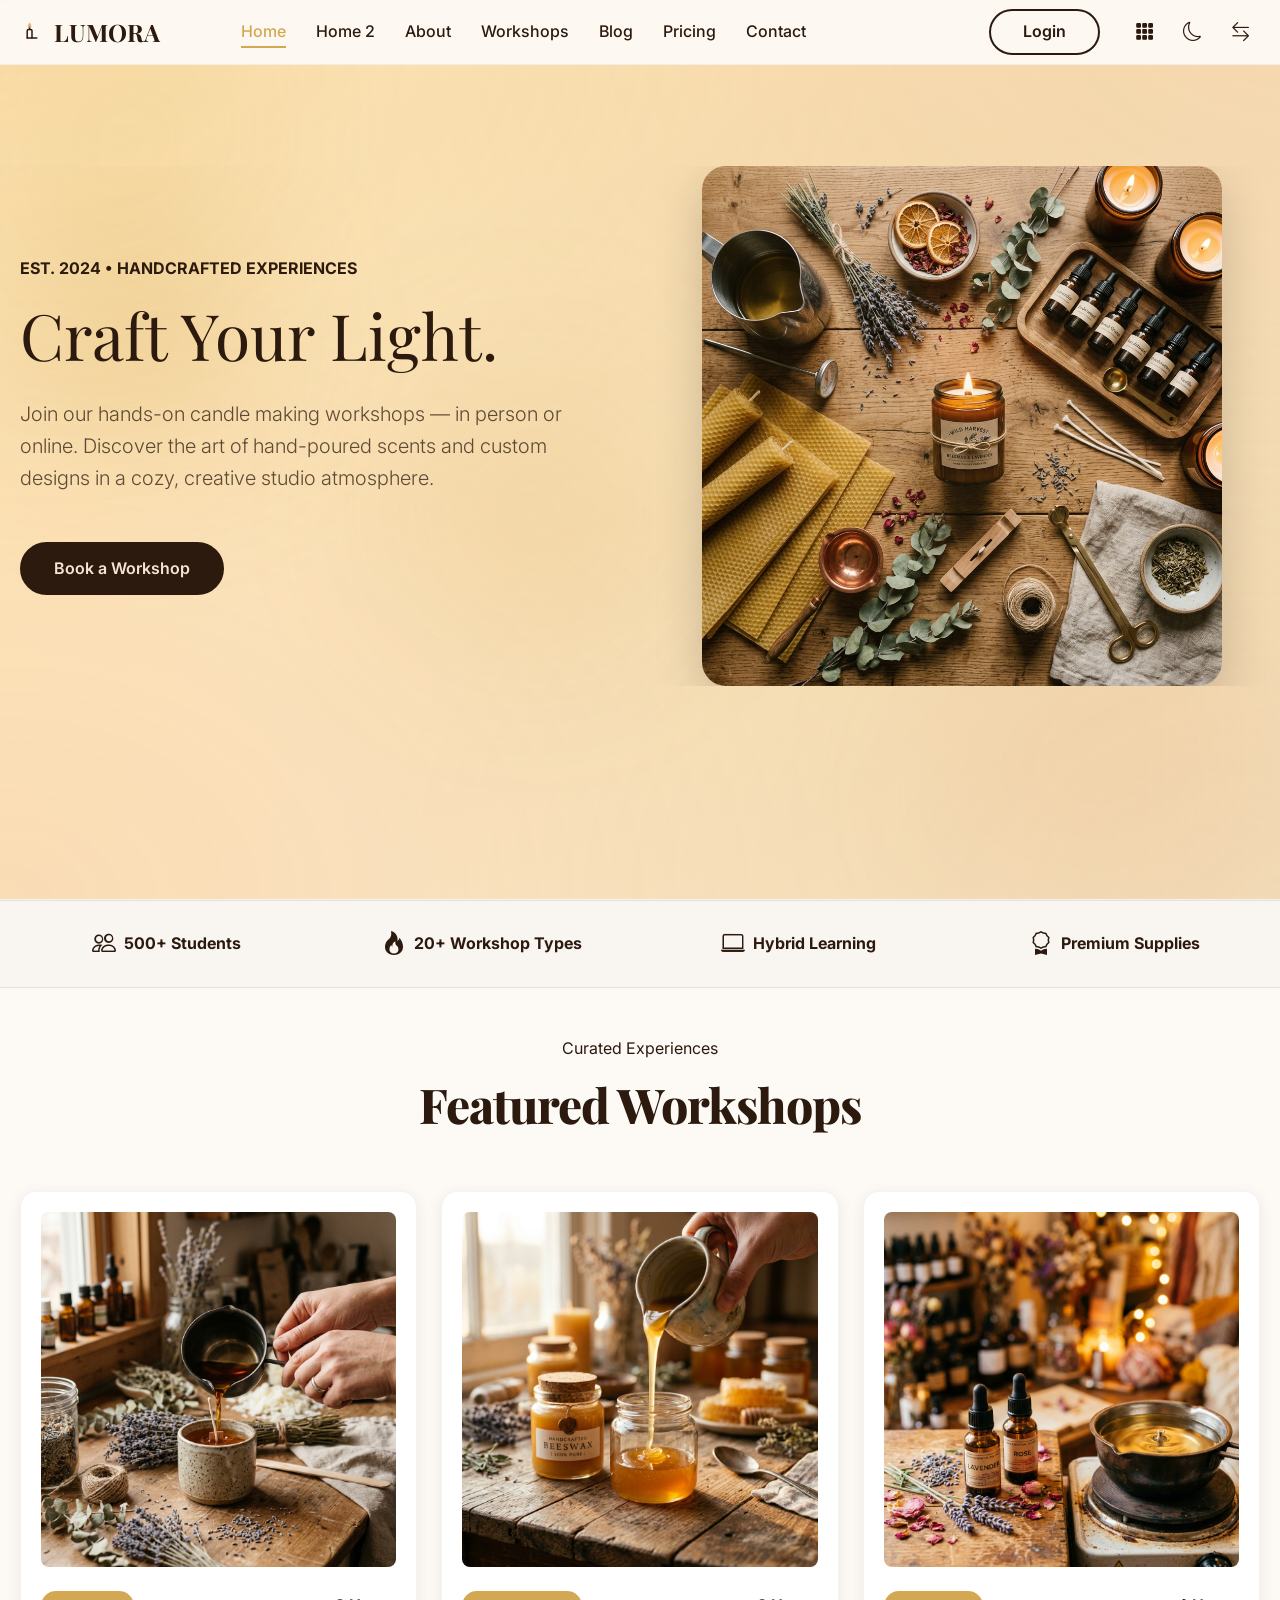
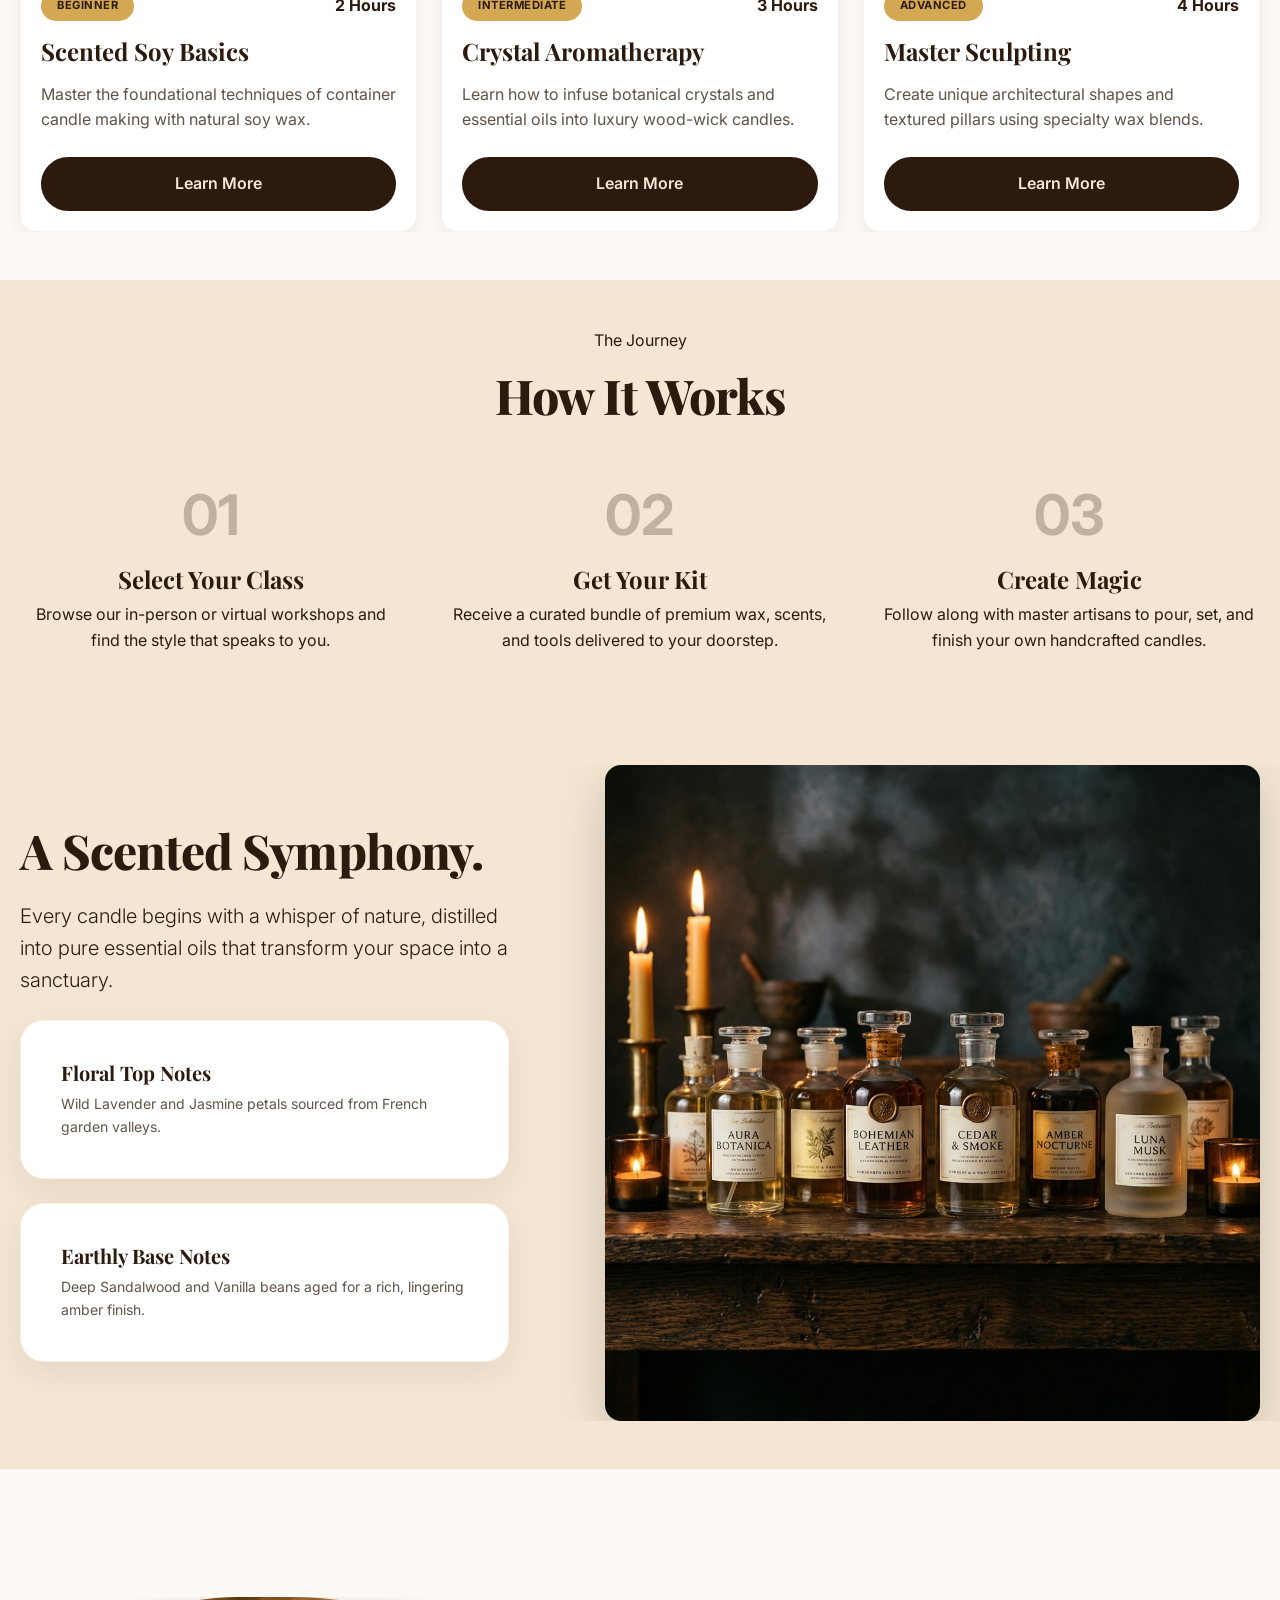
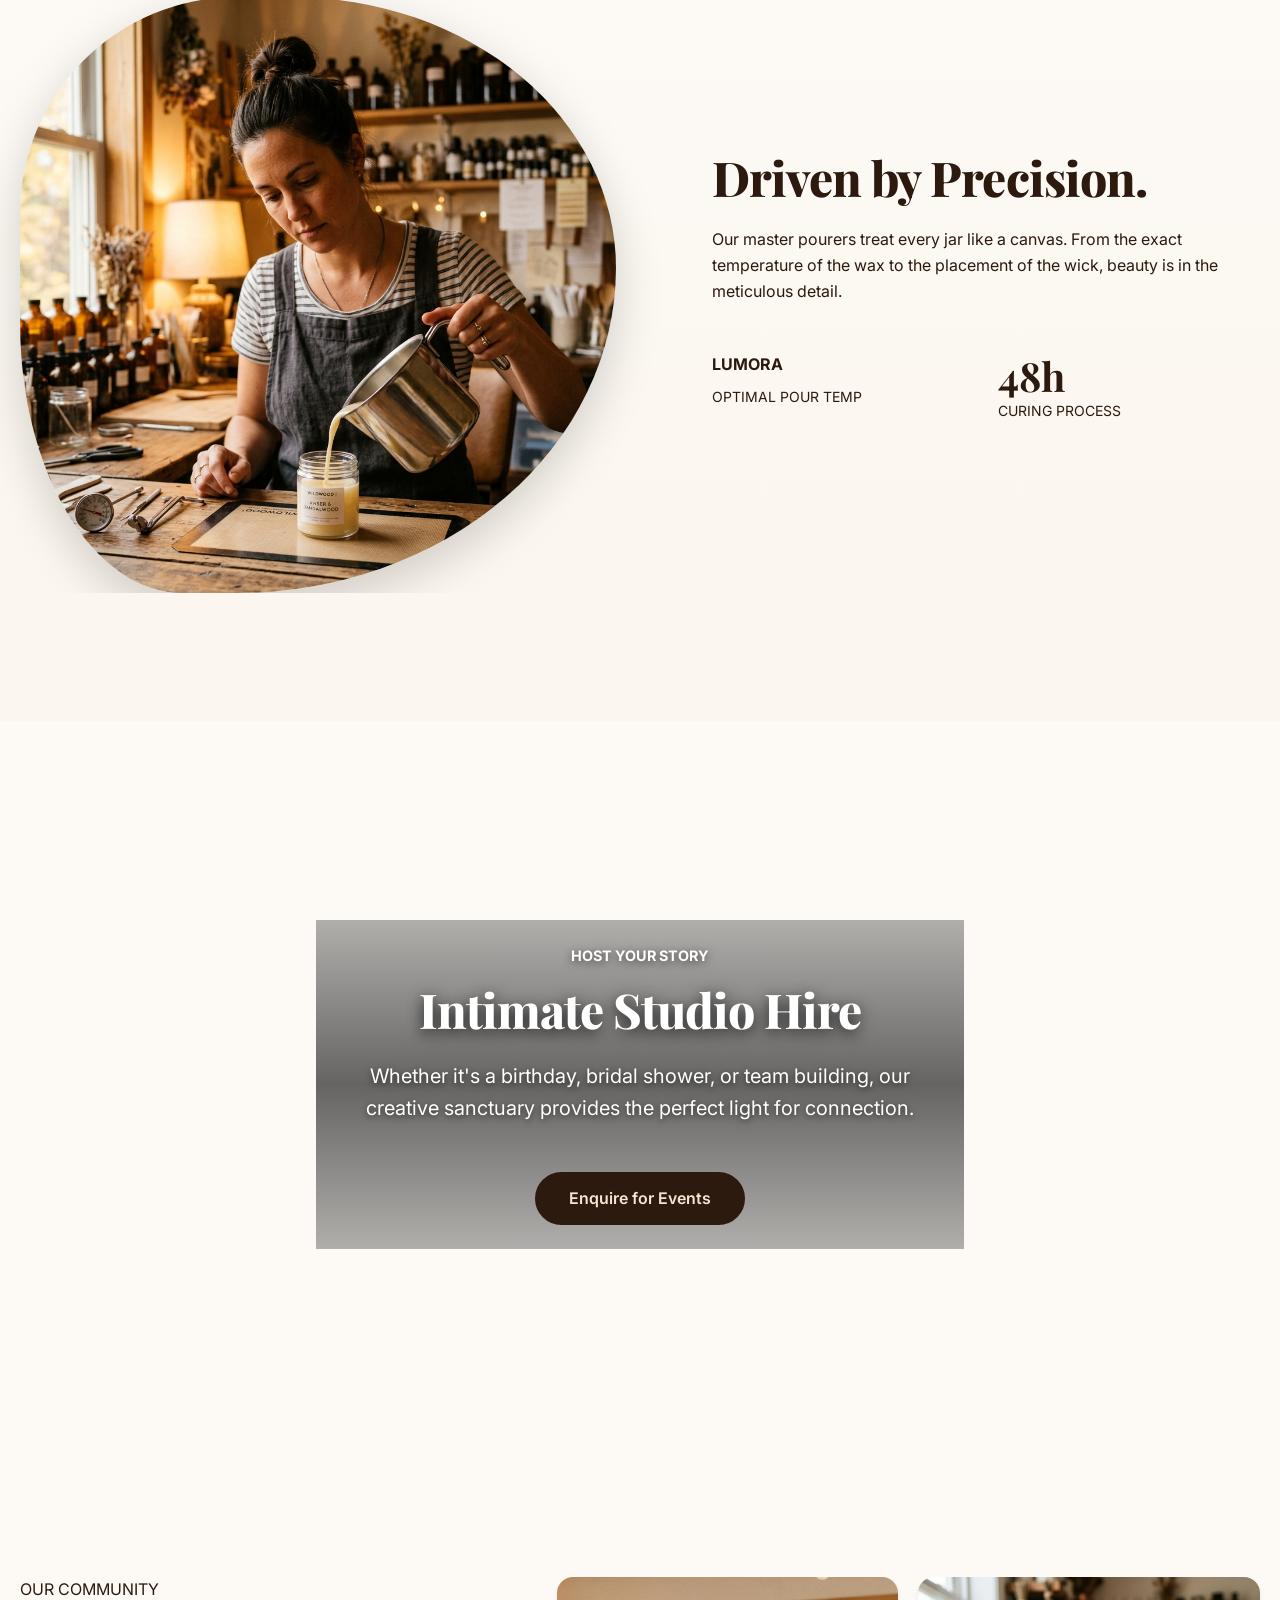
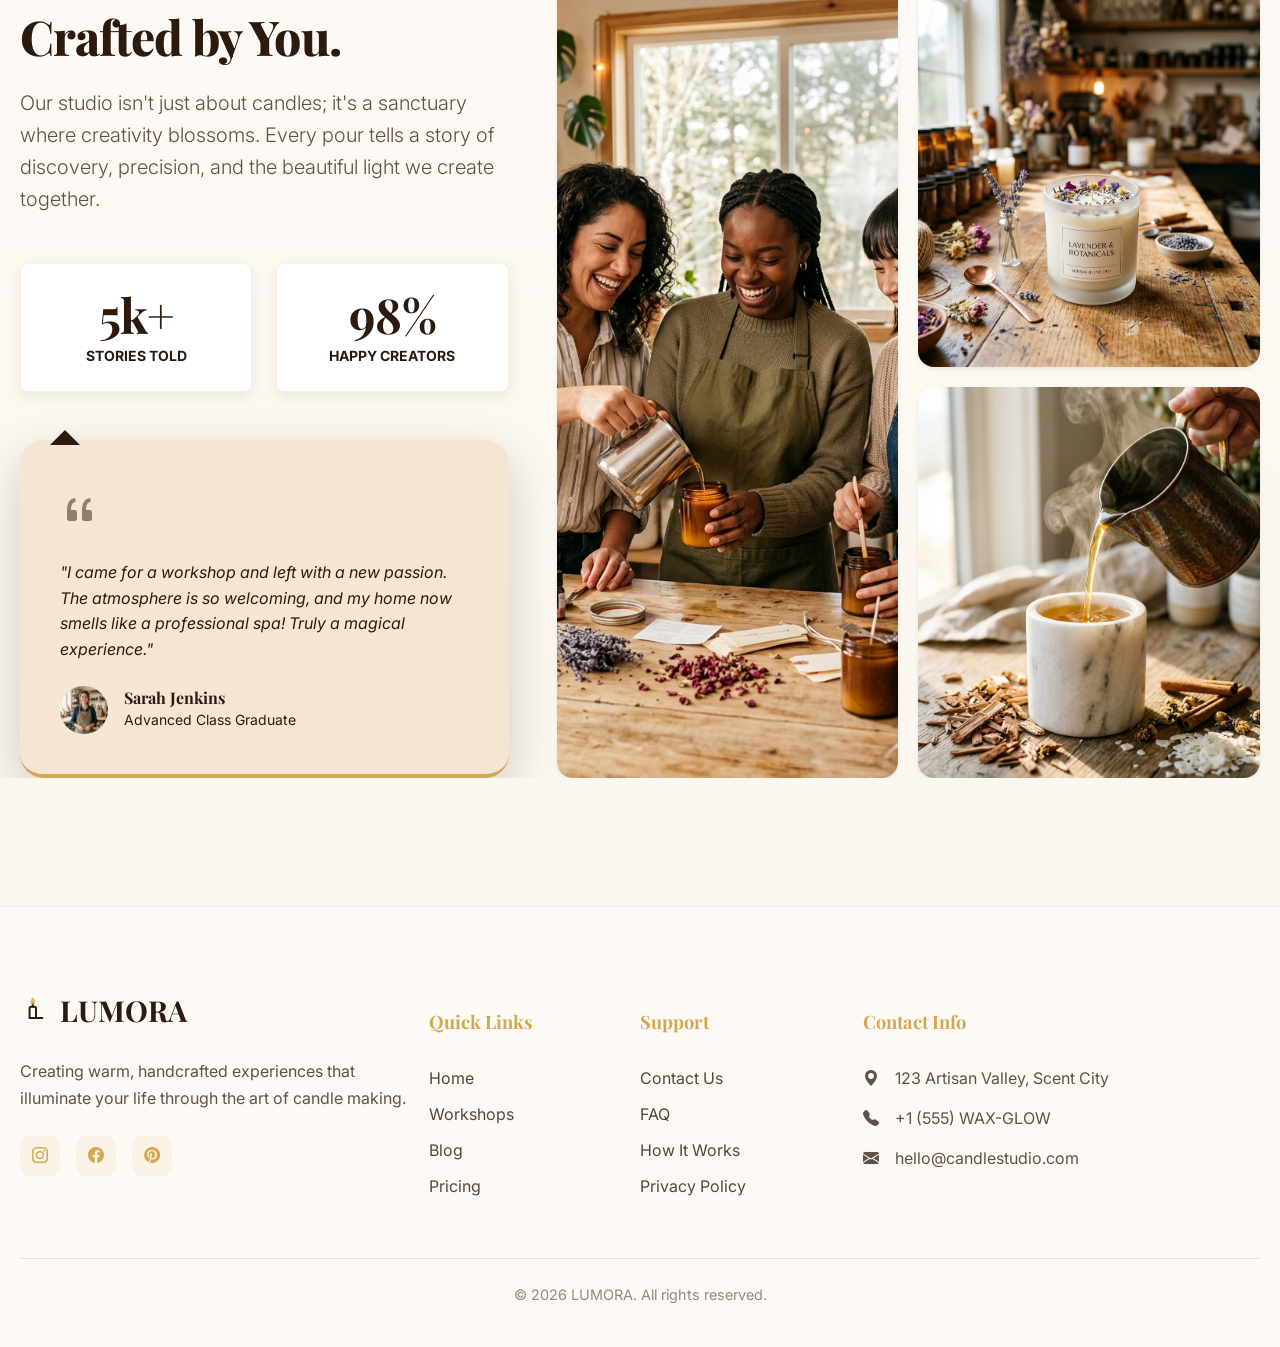
<file: index.html>
<!DOCTYPE html>
<html lang="en" dir="ltr" data-theme="light">
<head>
    <meta charset="UTF-8">
    <meta name="viewport" content="width=device-width, initial-scale=1.0">
    <title>Where Wax Meets Wonder | Candle Making Studio</title>
    <link rel="icon" type="image/svg+xml" href="assets/images/favicon.svg">
    <meta name="description" content="Join our hands-on candle making workshops - in person or online. Discover the art of hand-poured scents and custom designs.">
    <!-- Fonts -->
    <link rel="preconnect" href="https://fonts.googleapis.com">
    <link rel="preconnect" href="https://fonts.gstatic.com" crossorigin>
    <link href="https://fonts.googleapis.com/css2?family=Inter:wght@400;500;600;700&family=Playfair+Display:wght@700;800&display=swap" rel="stylesheet">
    <!-- CSS -->
    <link href="https://cdn.jsdelivr.net/npm/bootstrap@5.3.0/dist/css/bootstrap.min.css" rel="stylesheet">
    <link rel="stylesheet" href="https://cdn.jsdelivr.net/npm/bootstrap-icons@1.11.1/font/bootstrap-icons.css">
    <link rel="stylesheet" href="assets/css/style.css">
    <link rel="stylesheet" href="assets/css/dark-mode.css">
    <link rel="stylesheet" href="assets/css/rtl.css">
    <script>
        // --- THEME MANAGEMENT ---
        const savedTheme = localStorage.getItem('theme');
        let currentTheme = savedTheme;
        
        // Auto-detect system preference if no manual setting exists
        if (!savedTheme) {
            currentTheme = window.matchMedia('(prefers-color-scheme: dark)').matches ? 'dark' : 'light';
        }
        
        // Apply initial theme
        document.documentElement.setAttribute('data-theme', currentTheme);
    </script>
    <style>
        /* PREMIUM HERO ANIMATION */
        .hero-section {
            position: relative;
            min-height: 100vh;
            display: flex;
            align-items: center;
            overflow: hidden;
            background: transparent !important; /* Let the animation layers show */
            box-shadow: inset 0 -100px 100px -100px rgba(212, 168, 83, 0.2);
            border-bottom: 1px solid rgba(212, 168, 83, 0.1);
            padding-top: 100px; 
            padding-bottom: 100px;
        }

        /* AMBIENT CANDLE GLOW */
        .hero-section::after {
            content: '';
            position: absolute;
            inset: 0;
            background: radial-gradient(circle at 80% 40%, rgba(212, 168, 83, 0.18), transparent 70%);
            z-index: 1;
            pointer-events: none;
            animation: glowBreathing 12s infinite alternate ease-in-out;
        }

        [data-theme="dark"] .hero-section::after {
            background: radial-gradient(circle at 80% 40%, rgba(212, 168, 83, 0.25), transparent 70%);
        }

        @keyframes glowBreathing {
            0% { opacity: 0.2; transform: scale(1) translate(0,0); }
            100% { opacity: 0.6; transform: scale(1.2) translate(-2%, -2%); }
        }

        .hero-animation-wrapper {
            position: absolute;
            inset: 0;
            z-index: 0;
            pointer-events: none;
        }

        .hero-animation-bg {
            position: absolute;
            inset: 0;
            background-size: 400% 400%;
            animation: heroGradientShift 20s ease infinite;
            z-index: 0;
        }

        [data-theme="light"] .hero-animation-bg {
            background: linear-gradient(-45deg, #FFF9F2, #FDEBD0, #F5E6D3, #FFE5B4);
            background-size: 400% 400%;
            animation: heroGradientShift 15s ease infinite;
            opacity: 1;
        }

        [data-theme="dark"] .hero-animation-bg {
            background: linear-gradient(-45deg, #0A0705, #2C1A0E, #1A120B, #0A0705);
            background-size: 400% 400%;
            animation: heroGradientShift 15s ease infinite;
            opacity: 1;
        }

        @keyframes heroGradientShift {
            0% { background-position: 0% 50%; }
            50% { background-position: 100% 50%; }
            100% { background-position: 0% 50%; }
        }

        .hero-mesh-glow {
            position: absolute;
            inset: 0;
            background: 
                radial-gradient(at 0% 0%, rgba(212, 168, 83, 0.15) 0px, transparent 50%),
                radial-gradient(at 100% 0%, rgba(224, 123, 84, 0.1) 0px, transparent 50%),
                radial-gradient(at 100% 100%, rgba(212, 168, 83, 0.15) 0px, transparent 50%),
                radial-gradient(at 0% 100%, rgba(224, 123, 84, 0.1) 0px, transparent 50%);
            pointer-events: none;
            z-index: 1;
            opacity: 0.8;
        }

        [data-theme="dark"] .hero-mesh-glow {
            background: 
                radial-gradient(at 50% 0%, rgba(212, 168, 83, 0.15) 0px, transparent 60%),
                radial-gradient(at 100% 50%, rgba(224, 123, 84, 0.1) 0px, transparent 50%),
                radial-gradient(at 0% 50%, rgba(212, 168, 83, 0.1) 0px, transparent 50%);
            opacity: 1;
        }

        .hero-vignette {
            position: absolute;
            inset: 0;
            z-index: 2;
            background: radial-gradient(circle, transparent 40%, rgba(0,0,0,0.4) 100%);
            opacity: 0;
            transition: opacity 0.5s ease;
        }

        [data-theme="dark"] .hero-vignette { opacity: 1; }

        .hero-particles {
            position: absolute;
            inset: 0;
            z-index: 2;
        }

        .hero-particles span {
            position: absolute;
            bottom: -20px;
            border-radius: 50%;
            filter: blur(2px);
            animation: particleFloat 12s linear infinite;
            opacity: 0;
        }

        [data-theme="light"] .hero-particles span {
            background: radial-gradient(circle, rgba(212, 168, 83, 0.8), transparent 70%);
            box-shadow: 0 0 10px rgba(212, 168, 83, 0.3);
            width: 3px;
            height: 3px;
        }

        [data-theme="dark"] .hero-particles span {
            background: radial-gradient(circle, #D4A853, transparent 70%);
            box-shadow: 0 0 15px rgba(212, 168, 83, 0.6);
        }

        @keyframes particleFloat {
            0% { transform: translateY(0) rotate(0deg); opacity: 0; }
            20% { opacity: 0.5; }
            80% { opacity: 0.5; }
            100% { transform: translateY(-120vh) rotate(360deg); opacity: 0; }
        }

        /* Particle Randomization */
        .hero-particles span:nth-child(1) { left: 10%; width: 4px; height: 4px; animation-delay: 0s; animation-duration: 15s; }
        .hero-particles span:nth-child(2) { left: 25%; width: 6px; height: 6px; animation-delay: 2s; animation-duration: 12s; }
        .hero-particles span:nth-child(3) { left: 40%; width: 3px; height: 3px; animation-delay: 4s; animation-duration: 18s; }
        .hero-particles span:nth-child(4) { left: 55%; width: 5px; height: 5px; animation-delay: 1s; animation-duration: 14s; }
        .hero-particles span:nth-child(5) { left: 70%; width: 4px; height: 4px; animation-delay: 6s; animation-duration: 16s; }
        .hero-particles span:nth-child(6) { left: 85%; width: 6px; height: 6px; animation-delay: 3s; animation-duration: 13s; }
        .hero-particles span:nth-child(7) { left: 15%; width: 3px; height: 3px; animation-delay: 8s; animation-duration: 17s; }
        .hero-particles span:nth-child(8) { left: 35%; width: 5px; height: 5px; animation-delay: 5s; animation-duration: 15s; }
        .hero-particles span:nth-child(9) { left: 65%; width: 4px; height: 4px; animation-delay: 2s; animation-duration: 14s; }
        .hero-particles span:nth-child(10) { left: 90%; width: 5px; height: 5px; animation-delay: 7s; animation-duration: 16s; }

        /* LUMINOUS BLOBS ANIMATION */
        .hero-blobs {
            position: absolute;
            inset: 0;
            z-index: 1;
            overflow: hidden;
            pointer-events: none;
            opacity: 0.6;
            filter: blur(80px);
        }

        .blob {
            position: absolute;
            border-radius: 50%;
            animation: blobFloat 25s infinite alternate ease-in-out;
        }

        .blob-1 {
            width: 400px;
            height: 400px;
            background: rgba(212, 168, 83, 0.2);
            top: -10%;
            left: -10%;
            animation-duration: 30s;
        }

        .blob-2 {
            width: 500px;
            height: 500px;
            background: rgba(224, 123, 84, 0.15);
            bottom: -20%;
            right: -10%;
            animation-duration: 35s;
            animation-delay: -5s;
        }

        .blob-3 {
            width: 300px;
            height: 300px;
            background: rgba(212, 168, 83, 0.25);
            top: 40%;
            left: 30%;
            animation-duration: 25s;
            animation-delay: -10s;
        }

        @keyframes blobFloat {
            0% { transform: translate(0, 0) scale(1) rotate(0deg); }
            33% { transform: translate(10%, 15%) scale(1.1) rotate(120deg); }
            66% { transform: translate(-5%, 20%) scale(0.9) rotate(240deg); }
            100% { transform: translate(0, 0) scale(1) rotate(360deg); }
        }

        .hero-flame-glow {
            position: absolute;
            top: 50%;
            left: 20%;
            transform: translate(-50%, -50%);
            width: 350px;
            height: 350px;
            filter: blur(60px);
            z-index: -1;
            animation: flamePulse 6s ease-in-out infinite;
            border-radius: 50%;
        }

        [data-theme="light"] .hero-flame-glow { background: radial-gradient(circle, rgba(212, 168, 83, 0.3) 0%, transparent 75%); }
        [data-theme="dark"] .hero-flame-glow { background: radial-gradient(circle, rgba(212, 168, 83, 0.4) 0%, transparent 70%); }

        @keyframes flamePulse {
            0%, 100% { transform: translate(-50%, -50%) scale(1); opacity: 0.7; }
            50% { transform: translate(-50%, -50%) scale(1.15); opacity: 0.4; }
        }

        @media (max-width: 768px) {
            .hero-particles span:nth-child(n+6) { display: none; }
            .hero-flame-glow { width: 220px; height: 220px; left: 50%; }
        }

        .hero-section > .container-custom {
            width: 100%;
            position: relative;
            z-index: 5;
        }

        @media (max-width: 1199.98px) {
            .hero-section {
                padding-top: 2.5rem !important;
            }

            .hero-copy {
                text-align: center;
            }

            .hero-actions {
                justify-content: center !important;
            }
        }

        .image-overlay-glow {
            position: relative;
            overflow: hidden;
            border-radius: var(--radius-lg);
            max-width: 520px;
            margin-inline: auto;
            box-shadow: 0 20px 50px rgba(44, 26, 14, 0.15);
            max-height: 65vh;
        }
        .image-overlay-glow::after {
            content: '';
            position: absolute;
            inset: 0;
            background: radial-gradient(circle, rgba(212, 168, 83, 0.1) 0%, transparent 70%);
            animation: flicker 3s infinite;
        }

        /* Hero Image */
        .hero-img-container {
            position: relative;
            animation: candleFloat 8s infinite ease-in-out;
        }
        .image-overlay-glow img {
            width: 100%;
            height: auto;
            display: block;
        }

        /* NEW UNIQUE SECTIONS CSS */
        .scent-journey {
            background-color: var(--secondary-color);
            position: relative;
            overflow: hidden;
        }
        .scent-card {
            background: var(--card-bg);
            border: 1px solid rgba(212, 168, 83, 0.15);
            border-radius: var(--radius-lg);
            padding: 2.5rem;
            transition: all 0.5s ease;
            transform: translateY(30px);
            opacity: 0;
            box-shadow: 0 10px 30px var(--card-shadow);
        }
        .scent-card.active {
            transform: translateY(0);
            opacity: 1;
        }
        .scent-card:hover {
            border-color: var(--accent-gold);
            transform: translateY(-5px);
            box-shadow: 0 20px 50px var(--card-shadow);
        }

        .artisan-touch {
            padding: 8rem 0;
            background: linear-gradient(to bottom, transparent, rgba(212, 168, 83, 0.05));
        }
        .split-reveal-img {
            position: relative;
            overflow: hidden;
            border-radius: 40% 60% 70% 30% / 40% 50% 60% 50%;
            animation: blobShape 10s infinite alternate;
        }
        @keyframes blobShape {
            0% { border-radius: 40% 60% 70% 30% / 40% 50% 60% 50%; }
            100% { border-radius: 60% 40% 30% 70% / 50% 60% 40% 50%; }
        }

        .private-events-hero {
            height: 600px;
            background-attachment: fixed;
            background-position: center;
            background-repeat: no-repeat;
            background-size: cover;
            display: flex;
            align-items: center;
            justify-content: center;
            margin: 4rem 0;
            position: relative;
        }
        .private-events-overlay {
            background: rgba(0,0,0,0.4);
            backdrop-filter: blur(4px);
            padding: 4rem;
            max-width: 600px;
            text-align: center;
            border: 2px solid var(--accent-gold);
            transform: scale(0.9);
            opacity: 0;
            transition: all 0.8s cubic-bezier(0.17, 0.55, 0.55, 1);
        }
        .private-events-overlay.active {
            transform: scale(1);
            opacity: 1;
        }

        .community-gallery {
            padding: 8rem 0;
            background: linear-gradient(to top, rgba(212, 168, 83, 0.05), transparent);
        }
        .community-grid {
            display: grid;
            grid-template-columns: repeat(2, 1fr);
            grid-template-rows: repeat(2, 1fr);
            gap: 20px;
            height: 100%;
        }
        @media (max-width: 768px) {
            .community-grid { height: auto; grid-template-columns: 1fr; }
            .community-grid-item.tall { grid-row: span 1; height: 300px; }
            .community-grid-item { height: 250px; }
        }
        .community-grid-item {
            position: relative;
            border-radius: var(--radius-md);
            overflow: hidden;
            box-shadow: 0 10px 30px rgba(0,0,0,0.05);
        }
        .community-grid-item.tall { grid-row: span 2; }
        .community-grid-item img {
            width: 100%;
            height: 100%;
            object-fit: cover;
            transition: transform 0.8s cubic-bezier(0.165, 0.84, 0.44, 1);
        }
        .community-grid-item:hover img { transform: scale(1.08); }
        .community-grid-content {
            position: absolute;
            bottom: 0;
            left: 0;
            right: 0;
            padding: 1.5rem;
            background: linear-gradient(transparent, rgba(0,0,0,0.7));
            color: white;
            opacity: 0;
            transform: translateY(20px);
            transition: all 0.4s ease;
        }
        .community-grid-item:hover .community-grid-content {
            opacity: 1;
            transform: translateY(0);
        }
        .stat-item {
            padding: 1.5rem;
            background: var(--card-bg);
            border-radius: var(--radius-sm);
            border: 1px solid rgba(212, 168, 83, 0.2);
            box-shadow: 0 4px 15px var(--card-shadow);
            transition: transform 0.3s ease;
        }
        .stat-item:hover { transform: translateY(-5px); }
        .testimonial-bubble {
            background: var(--secondary-color);
            color: var(--text-color);
            padding: 2.5rem;
            border-radius: var(--radius-lg);
            position: relative;
            margin-top: 2rem;
            border-bottom: 4px solid var(--accent-gold);
        }
        .testimonial-bubble::after {
            content: '';
            position: absolute;
            top: -10px;
            left: 30px;
            border-width: 0 15px 15px 15px;
            border-style: solid;
            border-color: transparent transparent var(--primary-color) transparent;
        }

        .badge-studio {
            background-color: var(--accent-gold) !important;
            color: #2C1A0E !important; /* Always dark for contrast against gold */
            font-weight: 700;
            padding: 6px 16px;
            border-radius: 50px;
            text-transform: uppercase;
            font-size: 0.7rem;
            letter-spacing: 0.5px;
            display: inline-block;
        }
    </style>
</head>
<body>
    <a href="#main-content" class="skip-link">Skip to main content</a>

    <!-- Header -->
    <header class="navbar navbar-expand-xl">
        <div class="container-fluid container-custom">
            <a class="navbar-brand" href="index.html">
                <svg viewBox="0 0 40 40" fill="none" class="flame-icon">
                    <path d="M12 30V18C12 16.8954 12.8954 16 14 16H18C19.1046 16 20 16.8954 20 18V30" stroke="currentColor" stroke-width="2.5" stroke-linecap="round"/>
                    <path d="M12 30H28" stroke="currentColor" stroke-width="2.5" stroke-linecap="round"/>
                    <line x1="16" y1="16" x2="16" y2="12" stroke="currentColor" stroke-width="2.5" stroke-linecap="round"/>
                    <path d="M16 4C16 4 19 7.5 19 10C19 11.6569 17.6569 13 16 13C14.3431 13 13 11.6569 13 10C13 7.5 16 4 16 4Z" fill="var(--accent-gold)">
                        <animate attributeName="opacity" values="0.8;1;0.8" dur="2s" repeatCount="indefinite" />
                    </path>
                </svg>
                LUMORA
            </a>
            
            <button class="navbar-toggler border-0 p-0" type="button" data-bs-toggle="offcanvas" data-bs-target="#offcanvasNavbar" aria-controls="offcanvasNavbar">
                <i class="bi bi-list fs-1" style="color: var(--text-color);"></i>
            </button>

            <div class="offcanvas offcanvas-end" tabindex="-1" id="offcanvasNavbar" aria-labelledby="offcanvasNavbarLabel">
                <div class="offcanvas-header">
                    <h5 class="offcanvas-title" id="offcanvasNavbarLabel">Menu</h5>
                    <button type="button" class="btn-close" data-bs-dismiss="offcanvas" aria-label="Close"></button>
                </div>
                <div class="offcanvas-body">
                    <ul class="navbar-nav ms-auto-logical align-items-xl-center">
                        <li class="nav-item"><a class="nav-link active" href="index.html">Home</a></li>
                        <li class="nav-item"><a class="nav-link" href="home-2.html">Home 2</a></li>
                        <li class="nav-item"><a class="nav-link" href="about.html">About</a></li>
                        <li class="nav-item"><a class="nav-link" href="workshops.html">Workshops</a></li>
                        <li class="nav-item"><a class="nav-link" href="blog.html">Blog</a></li>
                        <li class="nav-item"><a class="nav-link" href="pricing.html">Pricing</a></li>
                        <li class="nav-item me-xl-5"><a class="nav-link" href="contact.html">Contact</a></li>
                        <li class="nav-item mt-3 mt-xl-0 mx-xl-2">
                            <a class="btn-studio-secondary py-2" href="login.html">Login</a>
                        </li>
                        <li class="nav-item ms-xl-3 d-flex gap-2 mt-3 mt-xl-0 justify-content-center">
                            <a href="dashboard.html" class="dashboard-btn" title="Dashboard">
                                <i class="bi bi-grid-3x3-gap-fill"></i>
                            </a>
                            <button id="theme-toggle" class="theme-toggle" title="Toggle Theme">
                                <i class="bi bi-moon"></i>
                            </button>
                            <button id="rtl-toggle" class="rtl-toggle" title="Toggle RTL">
                                <i class="bi bi-arrow-left-right"></i>
                            </button>
                        </li>
                    </ul>
                </div>
            </div>
        </div>
    </header>

    <main id="main-content" class="pt-0">
        <!-- Hero Section -->
        <section class="hero-section overflow-hidden pt-0 pb-5 pb-lg-5 position-relative">
            <!-- Animation Layers -->
            <div class="hero-animation-wrapper">
                <div class="hero-animation-bg"></div>
                <div class="hero-blobs">
                    <div class="blob blob-1"></div>
                    <div class="blob blob-2"></div>
                    <div class="blob blob-3"></div>
                </div>
                <div class="hero-mesh-glow"></div>
                <div class="hero-vignette"></div>
                <div class="hero-particles">
                    <span></span><span></span><span></span><span></span><span></span>
                    <span></span><span></span><span></span><span></span><span></span>
                </div>
            </div>

            <div class="container-custom">
                <div class="row align-items-center g-5">
                    <div class="col-xl-6 text-start-logical hero-copy reveal-on-scroll">
                        <p class="text-uppercase fw-bold text-gold ls-2 mb-3">Est. 2024 • Handcrafted Experiences</p>
                        <div class="position-relative">
                            <div class="hero-flame-glow"></div>
                            <h1 class="display-3 mb-4 fw-800">Craft Your <span class="text-gold">Light</span>.</h1>
                        </div>
                        <p class="lead mb-5 opacity-75">Join our hands-on candle making workshops — in person or online. Discover the art of hand-poured scents and custom designs in a cozy, creative studio atmosphere.</p>
                        <div class="d-flex flex-wrap gap-3 justify-content-start-logical hero-actions">
                            <a href="workshops.html" class="btn-studio-primary btn-lg">Book a Workshop</a>
                        </div>
                    </div>
                    <div class="col-xl-6 hero-img-container reveal-on-scroll" style="transition-delay: 0.2s">
                        <div class="image-overlay-glow shadow-lg float-animation">
                            <img src="assets/images/hero-1.png" alt="Candle making hand-pour layout" class="img-fluid">
                        </div>
                    </div>
                </div>
            </div>
        </section>

        <!-- Trust Bar -->
        <section class="py-4 border-top border-bottom" style="background: rgba(44, 26, 14, 0.02);">
            <div class="container-custom">
                <div class="row g-4 text-center">
                    <div class="col-6 col-md-3">
                        <div class="d-flex align-items-center justify-content-center gap-2">
                            <i class="bi bi-people fs-4 text-gold"></i>
                            <span class="fw-bold">500+ Students</span>
                        </div>
                    </div>
                    <div class="col-6 col-md-3">
                        <div class="d-flex align-items-center justify-content-center gap-2">
                            <i class="bi bi-fire fs-4 text-gold"></i>
                            <span class="fw-bold">20+ Workshop Types</span>
                        </div>
                    </div>
                    <div class="col-6 col-md-3">
                        <div class="d-flex align-items-center justify-content-center gap-2">
                            <i class="bi bi-laptop fs-4 text-gold"></i>
                            <span class="fw-bold">Hybrid Learning</span>
                        </div>
                    </div>
                    <div class="col-6 col-md-3">
                        <div class="d-flex align-items-center justify-content-center gap-2">
                            <i class="bi bi-award fs-4 text-gold"></i>
                            <span class="fw-bold">Premium Supplies</span>
                        </div>
                    </div>
                </div>
            </div>
        </section>

        <!-- Featured Workshops -->
        <section class="py-5 workshops-preview">
            <div class="container-custom">
                <div class="section-title reveal-on-scroll">
                    <p>Curated Experiences</p>
                    <h2>Featured Workshops</h2>
                </div>
                <div class="row g-4 workshop-grid">
                    <div class="col-lg-4 reveal-on-scroll" style="--delay: 1">
                        <div class="workshop-card">
                            <img src="assets/images/workshop-1.png" alt="Workshop 1" class="img-fluid mb-4 w-100">
                            <div class="d-flex justify-content-between mb-3 align-items-center">
                                <span class="badge-studio">Beginner</span>
                                <span class="text-gold fw-bold">2 Hours</span>
                            </div>
                            <h4 class="mb-3">Scented Soy Basics</h4>
                            <p class="opacity-75 mb-4">Master the foundational techniques of container candle making with natural soy wax.</p>
                            <a href="workshop-details.html" class="btn-studio-primary w-100">Learn More</a>
                        </div>
                    </div>
                    <div class="col-lg-4 reveal-on-scroll" style="--delay: 2">
                        <div class="workshop-card">
                            <img src="assets/images/workshop-2.png" alt="Workshop 2" class="img-fluid mb-4 w-100">
                            <div class="d-flex justify-content-between mb-3 align-items-center">
                                <span class="badge-studio">Intermediate</span>
                                <span class="text-gold fw-bold">3 Hours</span>
                            </div>
                            <h4 class="mb-3">Crystal Aromatherapy</h4>
                            <p class="opacity-75 mb-4">Learn how to infuse botanical crystals and essential oils into luxury wood-wick candles.</p>
                            <a href="workshop-details.html" class="btn-studio-primary w-100">Learn More</a>
                        </div>
                    </div>
                    <div class="col-lg-4 reveal-on-scroll" style="--delay: 3">
                        <div class="workshop-card">
                            <img src="assets/images/workshop-3.png" alt="Workshop 3" class="img-fluid mb-4 w-100">
                            <div class="d-flex justify-content-between mb-3 align-items-center">
                                <span class="badge-studio">Advanced</span>
                                <span class="text-gold fw-bold">4 Hours</span>
                            </div>
                            <h4 class="mb-3">Master Sculpting</h4>
                            <p class="opacity-75 mb-4">Create unique architectural shapes and textured pillars using specialty wax blends.</p>
                            <a href="workshop-details.html" class="btn-studio-primary w-100">Learn More</a>
                        </div>
                    </div>
                </div>
            </div>
        </section>

        <!-- How It Works -->
        <section class="py-5" style="background: var(--secondary-color);">
            <div class="container-custom">
                <div class="section-title reveal-on-scroll">
                    <p>The Journey</p>
                    <h2>How It Works</h2>
                </div>
                <div class="row g-5 text-center position-relative">
                    <div class="col-md-4 reveal-on-scroll">
                        <div class="step-num display-4 fw-bold text-gold mb-3 opacity-25">01</div>
                        <h4>Select Your Class</h4>
                        <p>Browse our in-person or virtual workshops and find the style that speaks to you.</p>
                    </div>
                    <div class="col-md-4 reveal-on-scroll" style="transition-delay: 0.1s">
                        <div class="step-num display-4 fw-bold text-gold mb-3 opacity-25">02</div>
                        <h4>Get Your Kit</h4>
                        <p>Receive a curated bundle of premium wax, scents, and tools delivered to your doorstep.</p>
                    </div>
                    <div class="col-md-4 reveal-on-scroll" style="transition-delay: 0.2s">
                        <div class="step-num display-4 fw-bold text-gold mb-3 opacity-25">03</div>
                        <h4>Create Magic</h4>
                        <p>Follow along with master artisans to pour, set, and finish your own handcrafted candles.</p>
                    </div>
                </div>
            </div>
        </section>

        <!-- Section 1: The Scent Journey -->
        <section class="py-5 scent-journey">
            <div class="container-custom">
                <div class="row align-items-center g-5">
                    <div class="col-lg-5 reveal-on-scroll">
                        <h2 class="mb-4">A Scented <span class="text-gold">Symphony</span>.</h2>
                        <p class="lead mb-4">Every candle begins with a whisper of nature, distilled into pure essential oils that transform your space into a sanctuary.</p>
                        <div class="scent-card reveal-on-scroll mb-4" style="--delay: 1">
                            <h5 class="text-gold">Floral Top Notes</h5>
                            <p class="mb-0 small opacity-75">Wild Lavender and Jasmine petals sourced from French garden valleys.</p>
                        </div>
                        <div class="scent-card reveal-on-scroll" style="--delay: 2">
                            <h5 class="text-gold">Earthly Base Notes</h5>
                            <p class="mb-0 small opacity-75">Deep Sandalwood and Vanilla beans aged for a rich, lingering amber finish.</p>
                        </div>
                    </div>
                    <div class="col-lg-7">
                        <div class="ps-lg-5 reveal-on-scroll">
                            <img src="assets/images/scent-bottles.png" alt="Scent Bottles" class="img-fluid rounded-4 shadow-lg w-100">
                        </div>
                    </div>
                </div>
            </div>
        </section>

        <!-- Section 2: The Artisan's Touch -->
        <section class="artisan-touch">
            <div class="container-custom">
                <div class="row flex-row-reverse align-items-center g-5">
                    <div class="col-lg-6 reveal-on-scroll">
                        <div class="ps-lg-5">
                            <h2 class="mb-4">Driven by <span class="text-gold">Precision</span>.</h2>
                            <p class="mb-5">Our master pourers treat every jar like a canvas. From the exact temperature of the wax to the placement of the wick, beauty is in the meticulous detail.</p>
                            <div class="row g-4">
                                <div class="col-6">
                                    <p class="text-gold fw-bold mb-2">LUMORA</p>
                                    <p class="small text-uppercase">Optimal Pour Temp</p>
                                </div>
                                <div class="col-6">
                                    <h1 class="text-gold fw-bold mb-0">48h</h1>
                                    <p class="small text-uppercase">Curing Process</p>
                                </div>
                            </div>
                        </div>
                    </div>
                    <div class="col-lg-6 reveal-on-scroll">
                        <div class="split-reveal-img shadow-lg">
                            <img src="assets/images/master-artisan.png" alt="Master Artisan" class="img-fluid">
                        </div>
                    </div>
                </div>
            </div>
        </section>

        <!-- Section 3: Private Celebration Space -->
        <section class="private-events-hero" style="background-image: url('assets/images/private-event.png');">
            <div class="position-absolute inset-0 d-flex align-items-center justify-content-center text-center p-4" style="background: linear-gradient(rgba(0,0,0,0.3), rgba(0,0,0,0.6), rgba(0,0,0,0.3));">
                <div style="max-width: 600px;" class="reveal-on-scroll">
                    <p class="text-white fw-bold mb-3 text-uppercase ls-2" style="text-shadow: 0 2px 8px rgba(0,0,0,0.6); font-size: 0.9rem;">Host Your Story</p>
                    <h2 class="text-white mb-4" style="text-shadow: 0 4px 15px rgba(0,0,0,0.8);">Intimate Studio Hire</h2>
                    <p class="text-white opacity-100 mb-5 fs-5 fw-500" style="text-shadow: 0 2px 6px rgba(0,0,0,0.6);">Whether it's a birthday, bridal shower, or team building, our creative sanctuary provides the perfect light for connection.</p>
                    <a href="contact.html" class="btn-studio-primary">Enquire for Events</a>
                </div>
            </div>
        </section>

        <!-- Section 4: Community Showcase -->
        <section class="community-gallery">
            <div class="container-custom">
                <div class="row align-items-stretch g-5">
                    <div class="col-lg-5 reveal-on-scroll">
                        <div class="section-title text-start-logical mb-4">
                            <p class="text-gold text-uppercase ls-2 mb-2">Our Community</p>
                            <h2>Crafted by <span class="text-gold">You</span>.</h2>
                        </div>
                        <p class="lead mb-5 opacity-75">Our studio isn't just about candles; it's a sanctuary where creativity blossoms. Every pour tells a story of discovery, precision, and the beautiful light we create together.</p>
                        
                        <div class="row g-4 mb-5">
                            <div class="col-sm-6">
                                <div class="stat-item text-center">
                                    <h2 class="text-gold fw-bold mb-1">5k+</h2>
                                    <p class="small text-uppercase mb-0 fw-bold">Stories Told</p>
                                </div>
                            </div>
                            <div class="col-sm-6">
                                <div class="stat-item text-center">
                                    <h2 class="text-gold fw-bold mb-1">98%</h2>
                                    <p class="small text-uppercase mb-0 fw-bold">Happy Creators</p>
                                </div>
                            </div>
                        </div>

                        <div class="testimonial-bubble shadow-lg">
                            <i class="bi bi-quote fs-1 text-gold opacity-50 mb-3 d-block"></i>
                            <p class="fst-italic mb-4">"I came for a workshop and left with a new passion. The atmosphere is so welcoming, and my home now smells like a professional spa! Truly a magical experience."</p>
                            <div class="d-flex align-items-center gap-3">
                                <div class="avatar rounded-circle bg-gold" style="width: 48px; height: 48px; background-image: url('assets/images/avatar-1.png'); background-size: cover;"></div>
                                <div>
                                    <h6 class="mb-0">Sarah Jenkins</h6>
                                    <small class="text-gold">Advanced Class Graduate</small>
                                </div>
                            </div>
                        </div>
                    </div>
                    <div class="col-lg-7 reveal-on-scroll" style="transition-delay: 0.2s">
                        <div class="community-grid">
                            <div class="community-grid-item tall shadow-sm">
                                <img src="assets/images/community-people.png" alt="Showcase" class="img-fluid">
                                <div class="community-grid-content">
                                    <h5 class="mb-0">Weekend Creative</h5>
                                    <small>Recent Workshop Session</small>
                                </div>
                            </div>
                            <div class="community-grid-item shadow-sm">
                                <img src="assets/images/community-vibe.png" alt="Essential Scents" class="img-fluid">
                                <div class="community-grid-content">
                                    <h5 class="mb-0">Botanical Infusion</h5>
                                    <small>By Emma • Beginner Class</small>
                                </div>
                            </div>
                            <div class="community-grid-item shadow-sm">
                                <img src="assets/images/community-pour.png" alt="Artisan detail" class="img-fluid">
                                <div class="community-grid-content">
                                    <h5 class="mb-0">Pour Perfection</h5>
                                    <small>Student Creation</small>
                                </div>
                            </div>
                        </div>
                    </div>
                </div>
            </div>
        </section>
    </main>

    <!-- Footer -->
    <footer>
        <div class="container-custom">
            <div class="row">
                <div class="col-lg-4 col-12 text-center text-lg-start">
                    <a class="footer-logo d-flex align-items-center justify-content-center justify-content-lg-start gap-2 mb-4" href="index.html">
                        <svg viewBox="0 0 40 40" fill="none" class="flame-icon" style="width: 32px; height: 32px;">
                            <path d="M12 30V18C12 16.8954 12.8954 16 14 16H18C19.1046 16 20 16.8954 20 18V30" stroke="currentColor" stroke-width="2.5" stroke-linecap="round"/>
                            <path d="M12 30H28" stroke="currentColor" stroke-width="2.5" stroke-linecap="round"/>
                            <line x1="16" y1="16" x2="16" y2="12" stroke="currentColor" stroke-width="2.5" stroke-linecap="round"/>
                            <path d="M16 4C16 4 19 7.5 19 10C19 11.6569 17.6569 13 16 13C14.3431 13 13 11.6569 13 10C13 7.5 16 4 16 4Z" fill="var(--accent-gold)">
                                <animate attributeName="opacity" values="0.8;1;0.8" dur="2s" repeatCount="indefinite" />
                            </path>
                        </svg>
                        LUMORA
                    </a>
                    <p class="opacity-75">Creating warm, handcrafted experiences that illuminate your life through the art of candle making.</p>
                    <div class="d-flex gap-3 mt-4 justify-content-center justify-content-lg-start">
                        <a href="#" class="footer-social-link"><i class="bi bi-instagram"></i></a>
                        <a href="#" class="footer-social-link"><i class="bi bi-facebook"></i></a>
                        <a href="#" class="footer-social-link"><i class="bi bi-pinterest"></i></a>
                    </div>
                </div>
                <div class="col-lg-2 col-12 footer-links ms-auto-logical text-center text-lg-start mt-5 mt-lg-0">
                    <h5>Quick Links</h5>
                    <ul>
                        <li><a href="index.html">Home</a></li>
                        <li><a href="workshops.html">Workshops</a></li>
                        <li><a href="blog.html">Blog</a></li>
                        <li><a href="pricing.html">Pricing</a></li>
                    </ul>
                </div>
                <div class="col-lg-2 col-12 footer-links text-center text-lg-start mt-5 mt-lg-0">
                    <h5>Support</h5>
                    <ul>
                        <li><a href="contact.html">Contact Us</a></li>
                        <li><a href="#">FAQ</a></li>
                        <li><a href="about.html">How It Works</a></li>
                        <li><a href="#">Privacy Policy</a></li>
                    </ul>
                </div>
                <div class="col-lg-4 col-12 text-center text-lg-start mt-5 mt-lg-0">
                    <h5>Contact Info</h5>
                    <ul class="footer-links list-unstyled">
                        <li class="d-flex gap-3 opacity-75 mb-3 justify-content-center justify-content-lg-start"><i class="bi bi-geo-alt-fill text-gold"></i> 123 Artisan Valley, Scent City</li>
                        <li class="d-flex gap-3 opacity-75 mb-3 justify-content-center justify-content-lg-start"><i class="bi bi-telephone-fill text-gold"></i> +1 (555) WAX-GLOW</li>
                        <li class="d-flex gap-3 opacity-75 mb-3 justify-content-center justify-content-lg-start"><i class="bi bi-envelope-fill text-gold"></i> hello@candlestudio.com</li>
                    </ul>
                </div>
            </div>
            <div class="footer-bottom mt-5 pt-4 border-top">
                <p class="mb-0 opacity-50">&copy; 2026 LUMORA. All rights reserved.</p>
            </div>
        </div>
    </footer>

    <!-- Back to Top -->
    <a href="#" class="back-to-top" id="backToTop">
        <i class="bi bi-arrow-up"></i>
    </a>

    <!-- Scripts -->
    <script src="https://cdn.jsdelivr.net/npm/bootstrap@5.3.0/dist/js/bootstrap.bundle.min.js"></script>
    <script src="assets/js/main.js"></script>
</body>
</html>
</file>
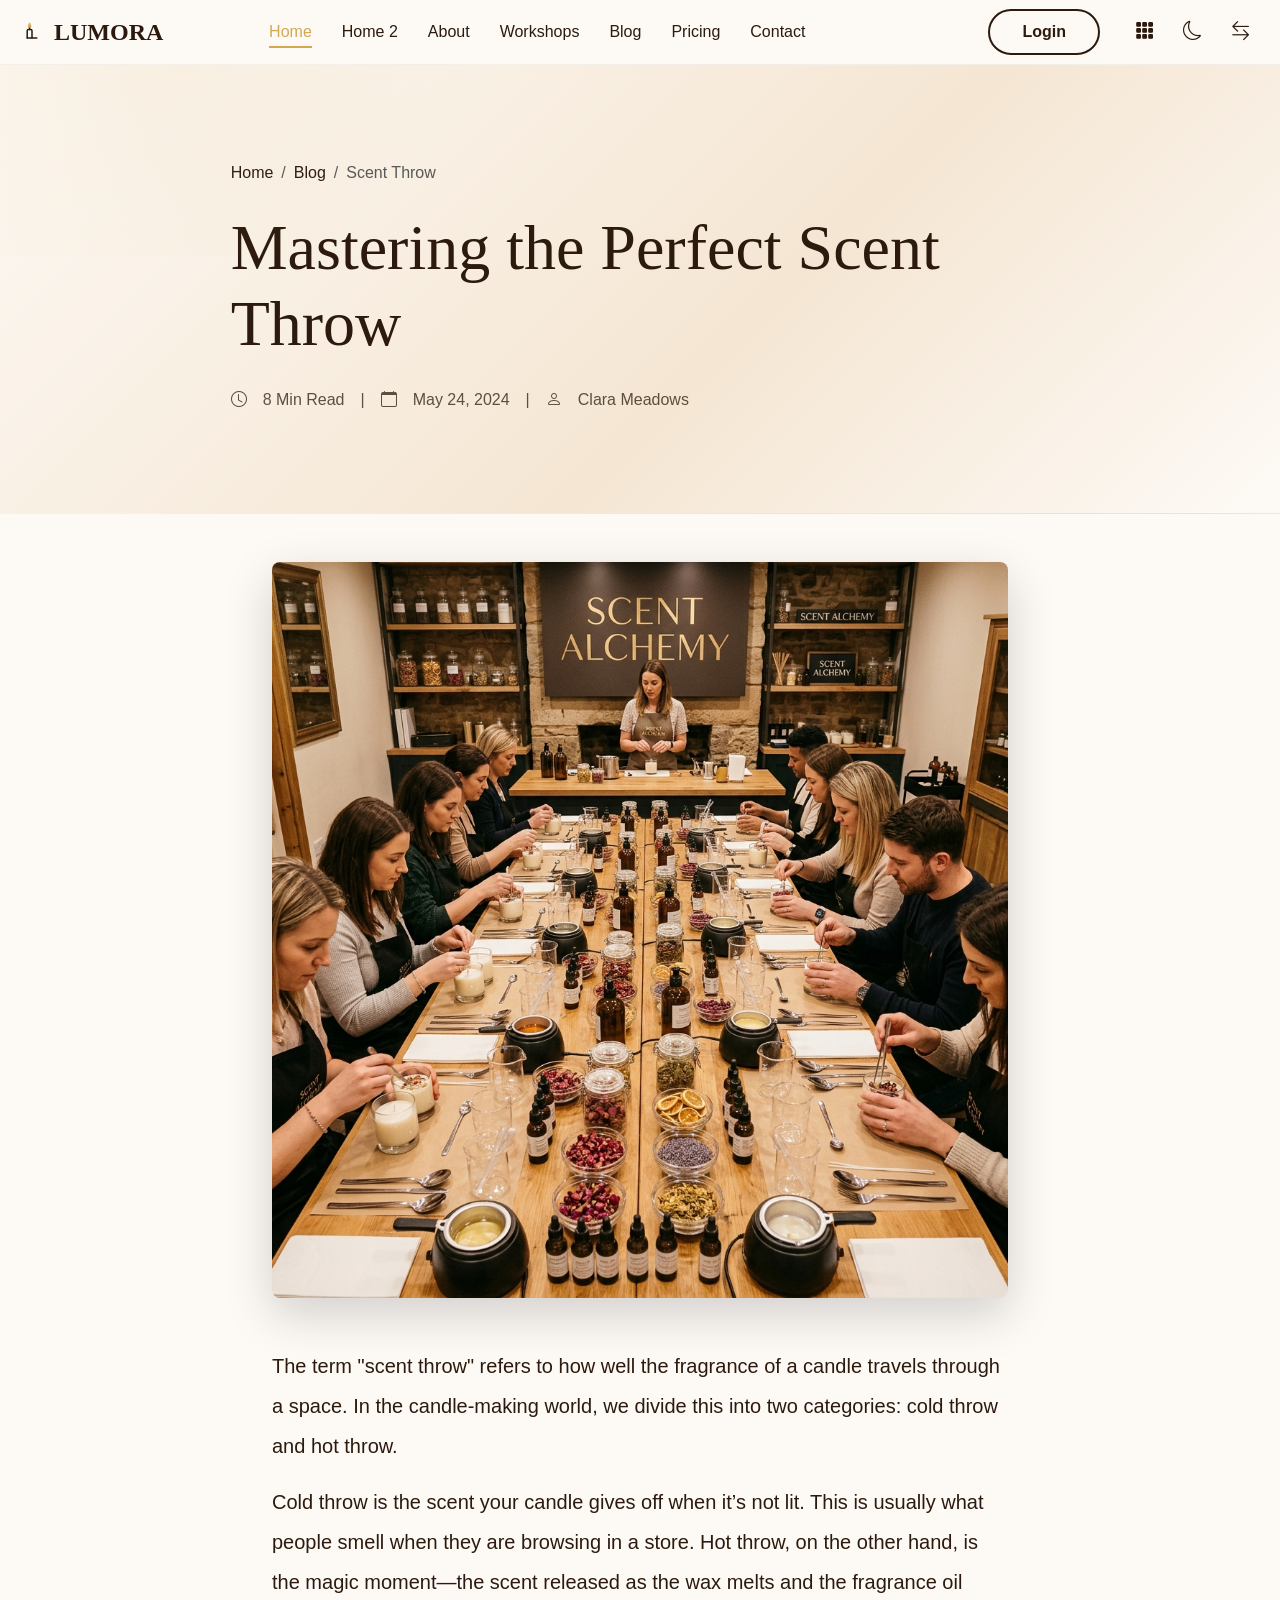
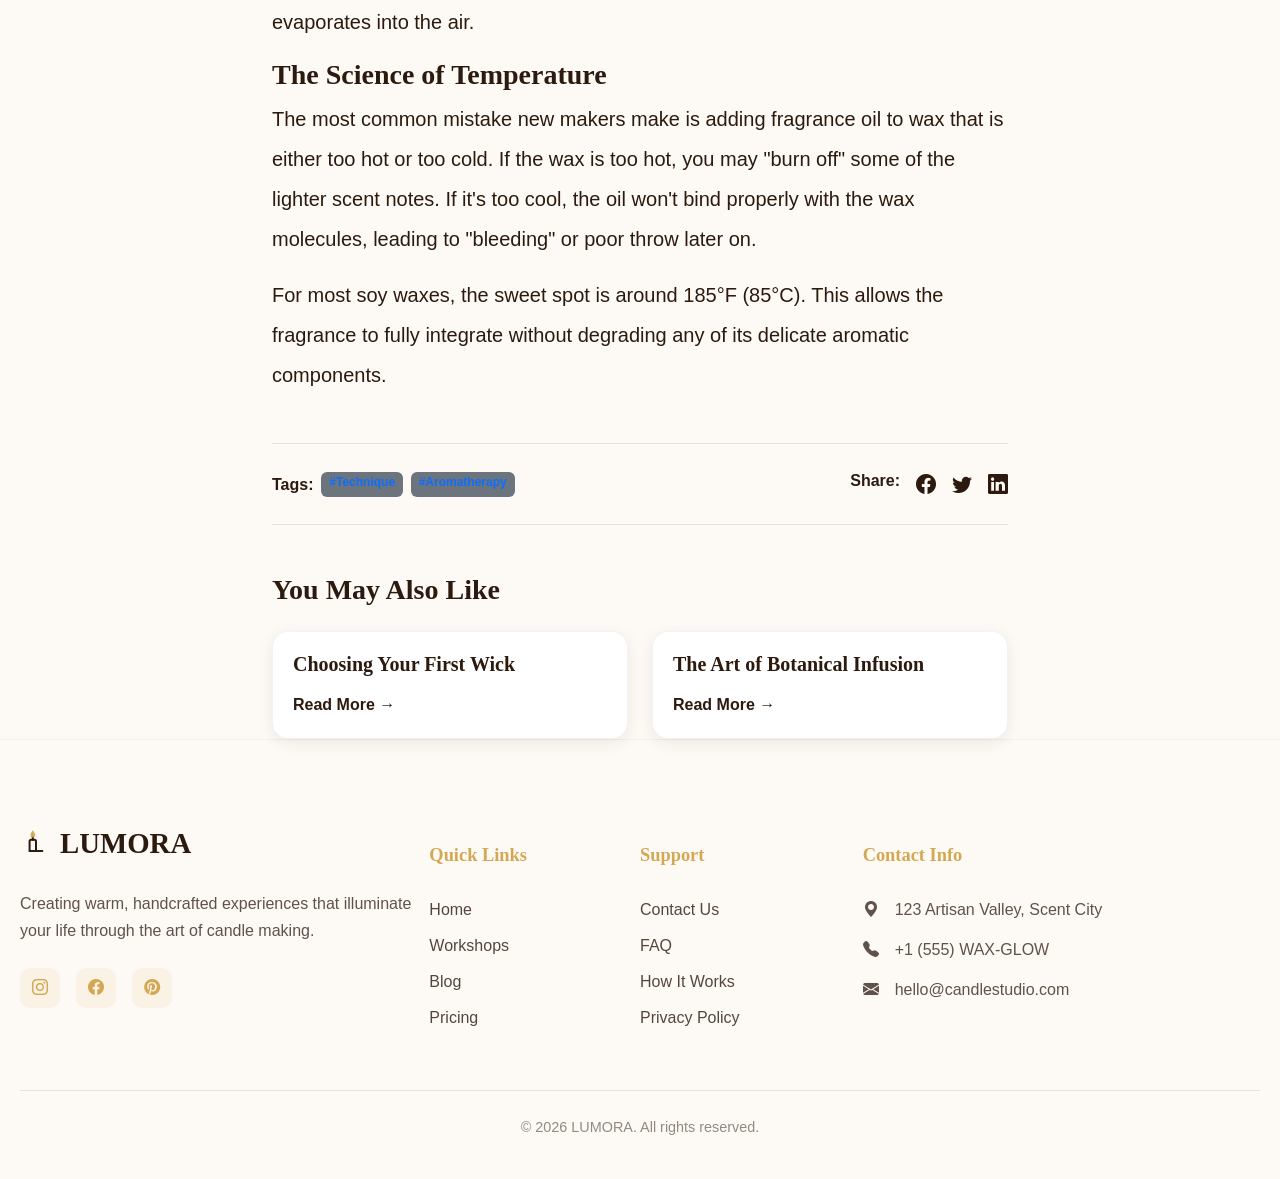
<file: blog-details.html>
<!DOCTYPE html>
<html lang="en" dir="ltr" data-theme="light">
<head>
    <meta charset="UTF-8">
    <title>Perfect Scent Throw | LUMORA Blog</title>
    <link rel="icon" type="image/svg+xml" href="assets/images/favicon.svg">
    <link href="https://cdn.jsdelivr.net/npm/bootstrap@5.3.0/dist/css/bootstrap.min.css" rel="stylesheet">
    <link rel="stylesheet" href="https://cdn.jsdelivr.net/npm/bootstrap-icons@1.11.1/font/bootstrap-icons.css">
    <link rel="stylesheet" href="assets/css/style.css">
</head>
<body>
    <!-- Header -->
    <header class="navbar navbar-expand-xl">
        <div class="container-fluid container-custom">
            <a class="navbar-brand" href="index.html">
                <svg viewBox="0 0 40 40" fill="none" class="flame-icon">
                    <path d="M12 30V18C12 16.8954 12.8954 16 14 16H18C19.1046 16 20 16.8954 20 18V30" stroke="currentColor" stroke-width="2.5" stroke-linecap="round"/>
                    <path d="M12 30H28" stroke="currentColor" stroke-width="2.5" stroke-linecap="round"/>
                    <line x1="16" y1="16" x2="16" y2="12" stroke="currentColor" stroke-width="2.5" stroke-linecap="round"/>
                    <path d="M16 4C16 4 19 7.5 19 10C19 11.6569 17.6569 13 16 13C14.3431 13 13 11.6569 13 10C13 7.5 16 4 16 4Z" fill="var(--accent-gold)">
                        <animate attributeName="opacity" values="0.8;1;0.8" dur="2s" repeatCount="indefinite" />
                    </path>
                </svg>
                LUMORA
            </a>
            
            <button class="navbar-toggler border-0 p-0" type="button" data-bs-toggle="offcanvas" data-bs-target="#offcanvasNavbar" aria-controls="offcanvasNavbar">
                <i class="bi bi-list fs-1" style="color: var(--text-color);"></i>
            </button>

            <div class="offcanvas offcanvas-end" tabindex="-1" id="offcanvasNavbar" aria-labelledby="offcanvasNavbarLabel">
                <div class="offcanvas-header">
                    <h5 class="offcanvas-title" id="offcanvasNavbarLabel">Menu</h5>
                    <button type="button" class="btn-close" data-bs-dismiss="offcanvas" aria-label="Close"></button>
                </div>
                <div class="offcanvas-body">
                    <ul class="navbar-nav ms-auto-logical align-items-xl-center">
                        <li class="nav-item"><a class="nav-link active" href="index.html">Home</a></li>
                        <li class="nav-item"><a class="nav-link" href="home-2.html">Home 2</a></li>
                        <li class="nav-item"><a class="nav-link" href="about.html">About</a></li>
                        <li class="nav-item"><a class="nav-link" href="workshops.html">Workshops</a></li>
                        <li class="nav-item"><a class="nav-link" href="blog.html">Blog</a></li>
                        <li class="nav-item"><a class="nav-link" href="pricing.html">Pricing</a></li>
                        <li class="nav-item me-xl-5"><a class="nav-link" href="contact.html">Contact</a></li>
                        <li class="nav-item mt-3 mt-xl-0 mx-xl-2">
                            <a class="btn-studio-secondary py-2" href="login.html">Login</a>
                        </li>
                        <li class="nav-item ms-xl-3 d-flex gap-2 mt-3 mt-xl-0 justify-content-center">
                            <a href="dashboard.html" class="dashboard-btn" title="Dashboard">
                                <i class="bi bi-grid-3x3-gap-fill"></i>
                            </a>
                            <button id="theme-toggle" class="theme-toggle" title="Toggle Theme">
                                <i class="bi bi-moon"></i>
                            </button>
                            <button id="rtl-toggle" class="rtl-toggle" title="Toggle RTL">
                                <i class="bi bi-arrow-left-right"></i>
                            </button>
                        </li>
                    </ul>
                </div>
            </div>
        </div>
    </header>

    <section class="page-hero text-start-logical mb-5">
        <div class="container-custom">
            <div class="row justify-content-center">
                <div class="col-lg-8">
                    <nav aria-label="breadcrumb" class="mb-4">
                        <ol class="breadcrumb">
                            <li class="breadcrumb-item"><a href="index.html">Home</a></li>
                            <li class="breadcrumb-item"><a href="blog.html">Blog</a></li>
                            <li class="breadcrumb-item active">Scent Throw</li>
                        </ol>
                    </nav>

                    <h1 class="display-3 fw-800 mb-4">Mastering the Perfect Scent Throw</h1>
                    <div class="d-flex align-items-center gap-3 opacity-75">
                        <i class="bi bi-clock"></i> 8 Min Read
                        <span>|</span>
                        <i class="bi bi-calendar"></i> May 24, 2024
                        <span>|</span>
                        <i class="bi bi-person"></i> Clara Meadows
                    </div>
                </div>
            </div>
        </div>
    </section>

    <main class="container py-0 reveal-on-scroll">
        <div class="row justify-content-center">
            <div class="col-lg-8">

                <img src="assets/images/masterclass-hero.png" alt="Featured" class="img-fluid rounded-lg shadow-lg mb-5 w-100">

                <div class="rich-content fs-5 lh-lg mb-5">
                    <p class="lead">The term "scent throw" refers to how well the fragrance of a candle travels through a space. In the candle-making world, we divide this into two categories: cold throw and hot throw.</p>
                    <p>Cold throw is the scent your candle gives off when it’s not lit. This is usually what people smell when they are browsing in a store. Hot throw, on the other hand, is the magic moment—the scent released as the wax melts and the fragrance oil evaporates into the air.</p>
                    <h3>The Science of Temperature</h3>
                    <p>The most common mistake new makers make is adding fragrance oil to wax that is either too hot or too cold. If the wax is too hot, you may "burn off" some of the lighter scent notes. If it's too cool, the oil won't bind properly with the wax molecules, leading to "bleeding" or poor throw later on.</p>
                    <p>For most soy waxes, the sweet spot is around 185°F (85°C). This allows the fragrance to fully integrate without degrading any of its delicate aromatic components.</p>
                </div>

                <div class="d-flex justify-content-between align-items-center border-top border-bottom py-4 mb-5">
                    <div class="d-flex gap-2">
                        <span class="fw-bold">Tags:</span>
                        <a href="#" class="badge bg-secondary text-primary">#Technique</a>
                        <a href="#" class="badge bg-secondary text-primary">#Aromatherapy</a>
                    </div>
                    <div class="d-flex gap-3">
                        <span class="fw-bold">Share:</span>
                        <a href="#"><i class="bi bi-facebook fs-5"></i></a>
                        <a href="#"><i class="bi bi-twitter fs-5"></i></a>
                        <a href="#"><i class="bi bi-linkedin fs-5"></i></a>
                    </div>
                </div>

                <div class="related-posts reveal-on-scroll">
                    <h3 class="mb-4">You May Also Like</h3>
                    <div class="row g-4">
                        <div class="col-md-6">
                            <div class="workshop-card">
                                <h5 class="mb-3">Choosing Your First Wick</h5>
                                <a href="blog-details.html" class="text-gold fw-bold">Read More &rarr;</a>
                            </div>
                        </div>
                        <div class="col-md-6">
                            <div class="workshop-card">
                                <h5 class="mb-3">The Art of Botanical Infusion</h5>
                                <a href="blog-details.html" class="text-gold fw-bold">Read More &rarr;</a>
                            </div>
                        </div>
                    </div>
                </div>
            </div>
        </div>
    </main>

    <!-- Footer -->
    <footer>
        <div class="container-custom">
            <div class="row">
                <div class="col-lg-4 col-12 text-center text-lg-start">
                    <a class="footer-logo d-flex align-items-center justify-content-center justify-content-lg-start gap-2 mb-4" href="index.html">
                        <svg viewBox="0 0 40 40" fill="none" class="flame-icon" style="width: 32px; height: 32px;">
                            <path d="M12 30V18C12 16.8954 12.8954 16 14 16H18C19.1046 16 20 16.8954 20 18V30" stroke="currentColor" stroke-width="2.5" stroke-linecap="round"/>
                            <path d="M12 30H28" stroke="currentColor" stroke-width="2.5" stroke-linecap="round"/>
                            <line x1="16" y1="16" x2="16" y2="12" stroke="currentColor" stroke-width="2.5" stroke-linecap="round"/>
                            <path d="M16 4C16 4 19 7.5 19 10C19 11.6569 17.6569 13 16 13C14.3431 13 13 11.6569 13 10C13 7.5 16 4 16 4Z" fill="var(--accent-gold)">
                                <animate attributeName="opacity" values="0.8;1;0.8" dur="2s" repeatCount="indefinite" />
                            </path>
                        </svg>
                        LUMORA
                    </a>
                    <p class="opacity-75">Creating warm, handcrafted experiences that illuminate your life through the art of candle making.</p>
                    <div class="d-flex gap-3 mt-4 justify-content-center justify-content-lg-start">
                        <a href="#" class="footer-social-link"><i class="bi bi-instagram"></i></a>
                        <a href="#" class="footer-social-link"><i class="bi bi-facebook"></i></a>
                        <a href="#" class="footer-social-link"><i class="bi bi-pinterest"></i></a>
                    </div>
                </div>
                <div class="col-lg-2 col-12 footer-links ms-auto-logical text-center text-lg-start mt-5 mt-lg-0">
                    <h5>Quick Links</h5>
                    <ul>
                        <li><a href="index.html">Home</a></li>
                        <li><a href="workshops.html">Workshops</a></li>
                        <li><a href="blog.html">Blog</a></li>
                        <li><a href="pricing.html">Pricing</a></li>
                    </ul>
                </div>
                <div class="col-lg-2 col-12 footer-links text-center text-lg-start mt-5 mt-lg-0">
                    <h5>Support</h5>
                    <ul>
                        <li><a href="contact.html">Contact Us</a></li>
                        <li><a href="#">FAQ</a></li>
                        <li><a href="about.html">How It Works</a></li>
                        <li><a href="#">Privacy Policy</a></li>
                    </ul>
                </div>
                <div class="col-lg-4 col-12 text-center text-lg-start mt-5 mt-lg-0">
                    <h5>Contact Info</h5>
                    <ul class="footer-links list-unstyled">
                        <li class="d-flex gap-3 opacity-75 mb-3 justify-content-center justify-content-lg-start"><i class="bi bi-geo-alt-fill text-gold"></i> 123 Artisan Valley, Scent City</li>
                        <li class="d-flex gap-3 opacity-75 mb-3 justify-content-center justify-content-lg-start"><i class="bi bi-telephone-fill text-gold"></i> +1 (555) WAX-GLOW</li>
                        <li class="d-flex gap-3 opacity-75 mb-3 justify-content-center justify-content-lg-start"><i class="bi bi-envelope-fill text-gold"></i> hello@candlestudio.com</li>
                    </ul>
                </div>
            </div>
            <div class="footer-bottom mt-5 pt-4 border-top">
                <p class="mb-0 opacity-50">&copy; 2026 LUMORA. All rights reserved.</p>
            </div>
        </div>
    </footer>
    <script src="https://cdn.jsdelivr.net/npm/bootstrap@5.3.0/dist/js/bootstrap.bundle.min.js"></script>
    <script src="assets/js/main.js"></script>
</body>
</html>
</file>
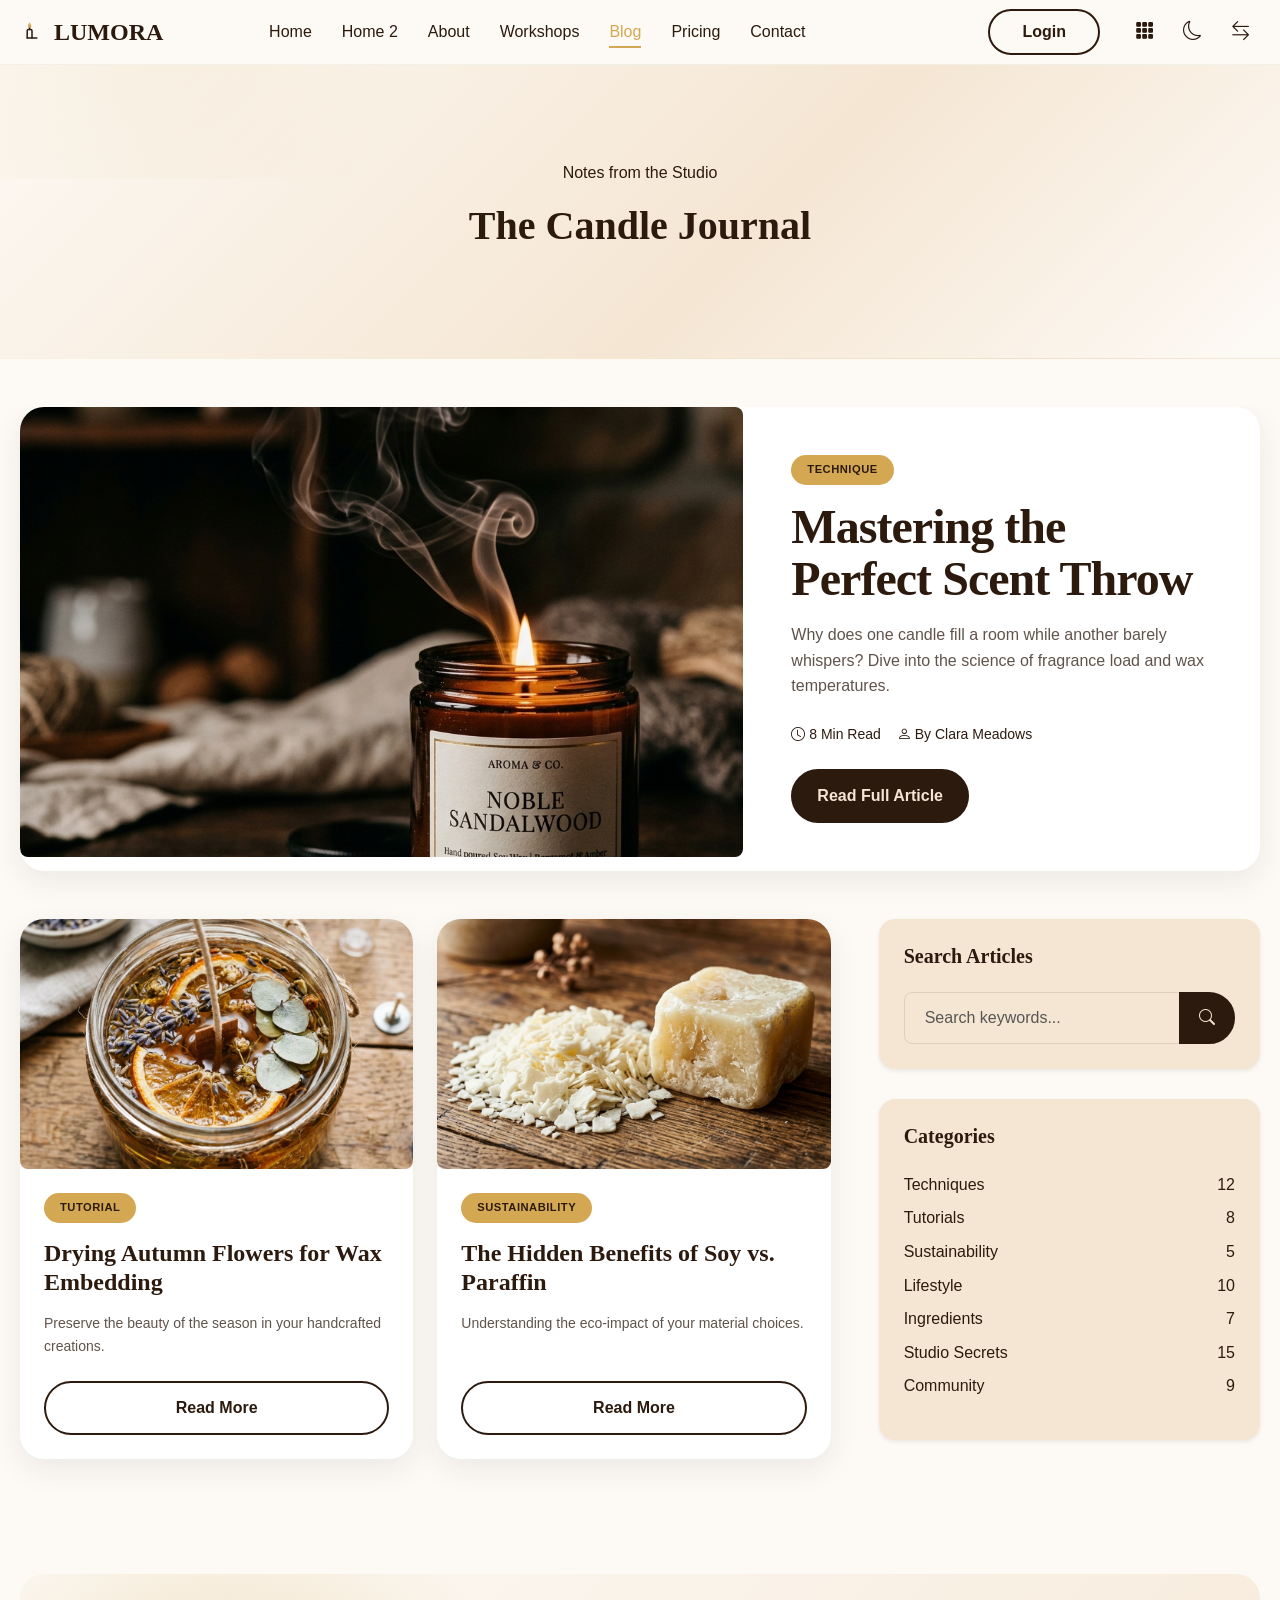
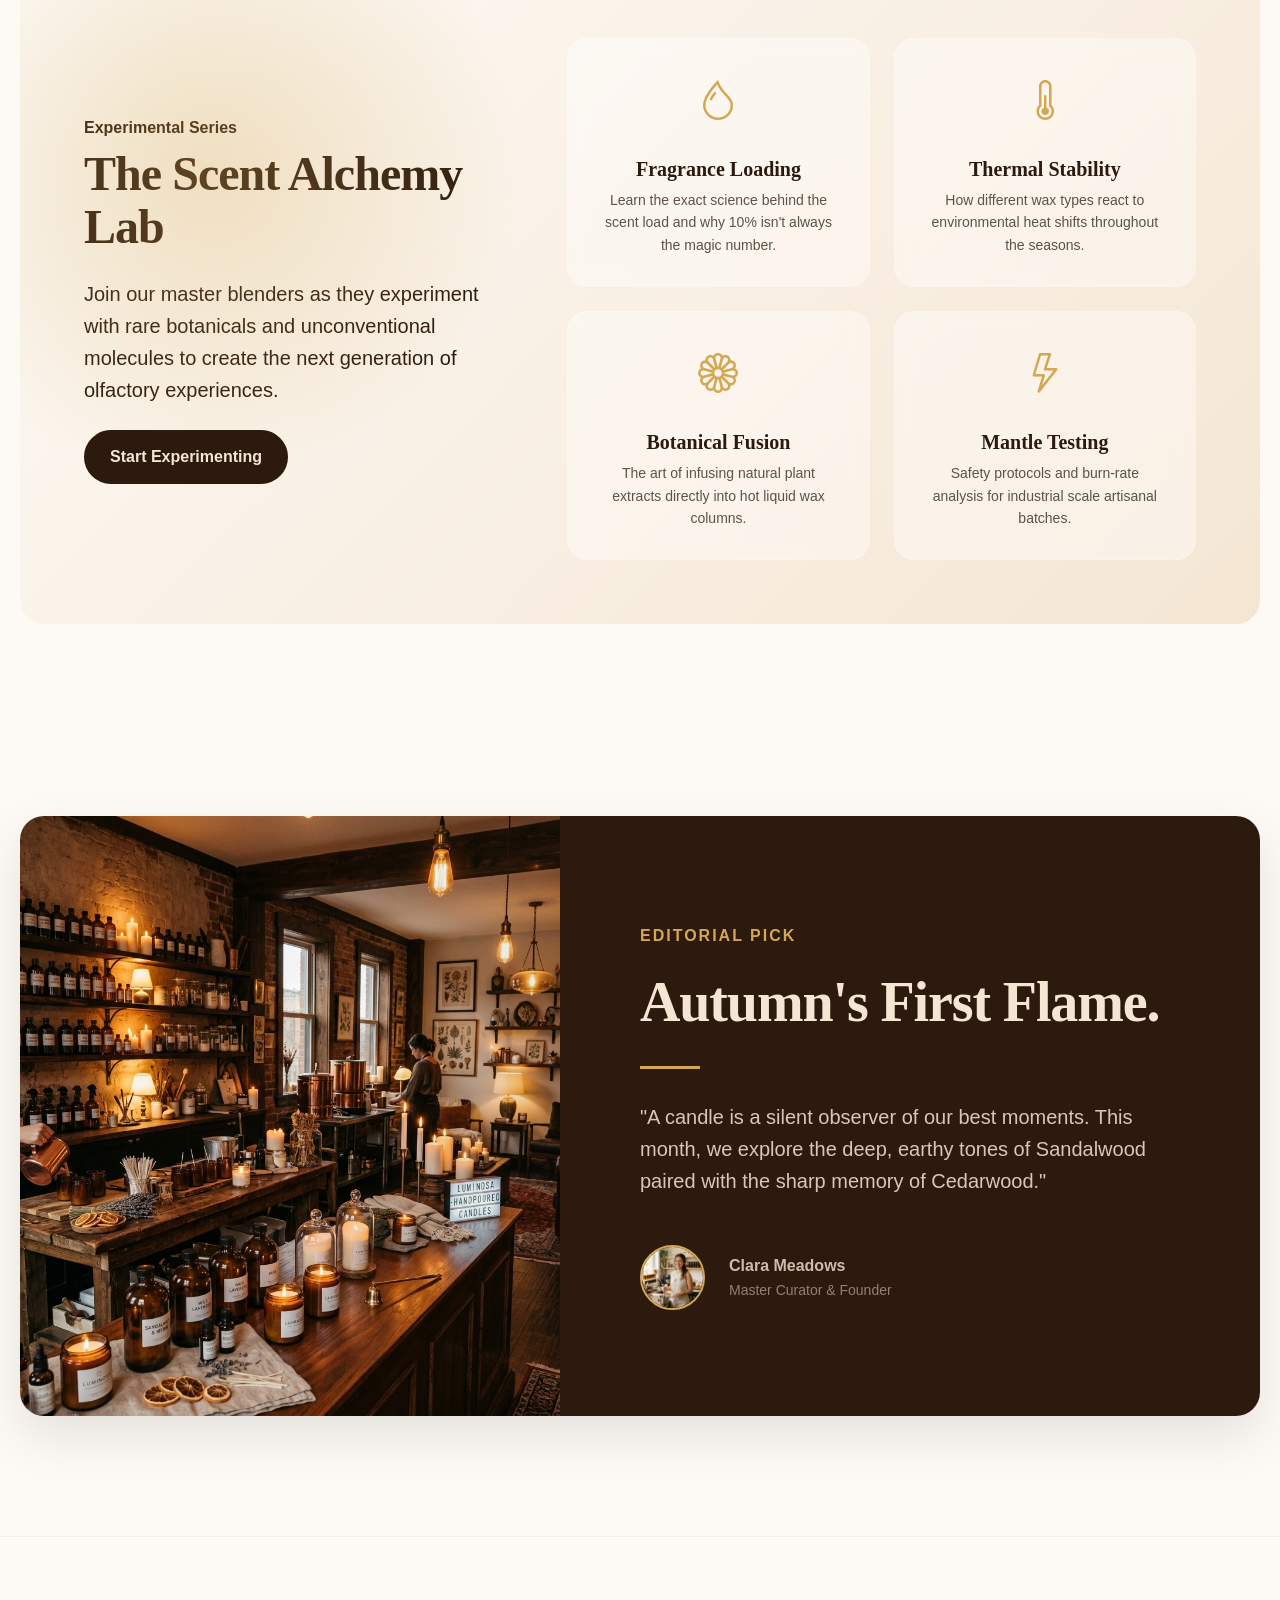
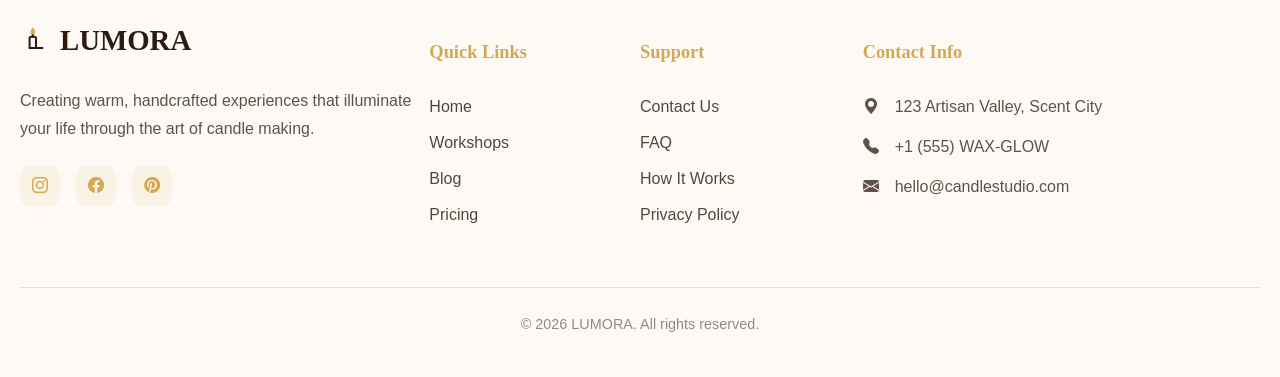
<file: blog.html>
<!DOCTYPE html>
<html lang="en" dir="ltr" data-theme="light">
<head>
    <meta charset="UTF-8">
    <meta name="viewport" content="width=device-width, initial-scale=1.0, shrink-to-fit=no">
    <title>The Studio Blog | Candle Making Studio</title>
    <link rel="icon" type="image/svg+xml" href="assets/images/favicon.svg">
    <link href="https://cdn.jsdelivr.net/npm/bootstrap@5.3.0/dist/css/bootstrap.min.css" rel="stylesheet">
    <link rel="stylesheet" href="https://cdn.jsdelivr.net/npm/bootstrap-icons@1.11.1/font/bootstrap-icons.css">
    <link rel="stylesheet" href="assets/css/style.css">
    <link rel="stylesheet" href="assets/css/dark-mode.css">
    <link rel="stylesheet" href="assets/css/rtl.css">
    <style>
        .blog-card {
            border-radius: var(--radius-lg);
            overflow: hidden;
            background: var(--card-bg);
            box-shadow: 0 10px 30px var(--card-shadow);
            transition: var(--transition-smooth);
            height: 100%;
            display: flex;
            flex-direction: column;
        }
        .blog-card:hover { transform: translateY(-10px); }
        .blog-img { height: 250px; object-fit: cover; }
        .sidebar-card { border-radius: var(--radius-md); padding: 25px; background: var(--secondary-color); margin-bottom: 30px; }
        .sidebar-card .input-group { flex-wrap: nowrap; }
        .sidebar-card .input-group .form-control { min-width: 0; }
        .sidebar-card .input-group .btn-studio-primary {
            padding-inline: 1rem;
            min-width: 56px;
            flex: 0 0 auto;
        }

        .blog-card-content {
            padding: 1.5rem;
            flex-grow: 1;
            display: flex;
            flex-direction: column;
        }
        .blog-card-content .btn-studio-secondary {
            margin-top: auto;
        }

        /* Scent Alchemy Lab Section */
        .scent-lab-wrapper {
            background: linear-gradient(135deg, var(--bg-color) 0%, var(--secondary-color) 100%);
            border-radius: var(--radius-lg);
            padding: 4rem;
            margin-bottom: 2rem;
            position: relative;
            overflow: hidden;
        }
        .scent-lab-wrapper::before {
            content: '';
            position: absolute;
            top: -20%;
            left: -10%;
            width: 50%;
            height: 100%;
            background: radial-gradient(circle, var(--glow-shadow) 0%, transparent 70%);
            z-index: 0;
            pointer-events: none;
        }
        .alchemy-card {
            background: rgba(255, 255, 255, 0.4);
            backdrop-filter: blur(10px);
            border: 1px solid rgba(255, 255, 255, 0.2);
            border-radius: 20px;
            padding: 30px;
            text-align: center;
            transition: var(--transition-smooth);
            position: relative;
            z-index: 1;
            height: 100%;
            display: flex;
            flex-direction: column;
            justify-content: center;
        }
        [data-theme="dark"] .alchemy-card {
            background: rgba(0, 0, 0, 0.2);
            border-color: rgba(255, 255, 255, 0.05);
        }
        .alchemy-card:hover { 
            background: rgba(255, 255, 255, 0.7);
            transform: scale(1.05) translateY(-5px);
            box-shadow: 0 20px 40px var(--glow-shadow);
        }
        [data-theme="dark"] .alchemy-card:hover {
            background: var(--bg-color);
            border-color: var(--accent-gold);
        }
        .alchemy-icon {
            font-size: 2.5rem;
            color: var(--accent-gold);
            margin-bottom: 1.5rem;
            transition: transform 0.6s cubic-bezier(0.175, 0.885, 0.32, 1.275);
        }
        .alchemy-card:hover .alchemy-icon {
            transform: rotate(360deg) scale(1.2);
        }

        /* Curator's Choice Section */
        .curator-section {
            display: flex;
            min-height: 600px;
            border-radius: var(--radius-lg);
            overflow: hidden;
            margin-bottom: 2.5rem;
            box-shadow: 0 20px 50px rgba(0,0,0,0.1);
        }
        .curator-img-side {
            flex: 1;
            background-size: cover;
            background-position: center;
            position: relative;
        }
        .curator-content-side {
            flex: 1;
            padding: 5rem;
            background: var(--primary-color);
            color: var(--secondary-color);
            display: flex;
            flex-direction: column;
            justify-content: center;
            position: relative;
        }
        .curator-tag {
            font-family: var(--font-body);
            font-weight: 700;
            letter-spacing: 2px;
            color: var(--accent-gold);
            text-transform: uppercase;
            margin-bottom: 1.5rem;
            display: block;
        }
        .curator-title {
            font-size: 3.5rem;
            line-height: 1.1;
            margin-bottom: 2rem;
            font-family: var(--font-heading);
            color: inherit !important;
        }
        .curator-content-side p {
            color: inherit !important;
            opacity: 0.8;
        }
        .curator-divider {
            width: 60px;
            height: 3px;
            background: var(--accent-gold);
            margin-bottom: 2rem;
            transition: width 0.8s ease;
        }
        .curator-section:hover .curator-divider {
            width: 150px;
        }

        @media (max-width: 991px) {
            .curator-section { flex-direction: column; min-height: auto; }
            .curator-img-side { height: 400px; }
            .curator-content-side { padding: 3rem 2rem; }
            .curator-title { font-size: 2.5rem; }
            .scent-lab-wrapper { padding: 2rem 1.5rem; }
        }

        .badge-studio {
            background-color: var(--accent-gold) !important;
            color: #2C1A0E !important; /* Always dark for contrast against gold */
            font-weight: 700;
            padding: 6px 16px;
            border-radius: 50px;
            text-transform: uppercase;
            font-size: 0.7rem;
            letter-spacing: 0.5px;
            display: inline-block;
        }

        @media (max-width: 991px) {
            .sidebar-card .input-group .form-control {
                font-size: 0.9rem;
                padding-inline: 0.9rem;
            }

            .sidebar-card .input-group .btn-studio-primary {
                min-width: 52px;
                padding-inline: 0.85rem;
            }
        }
    </style>
</head>
<body>
    <!-- Header -->
    <header class="navbar navbar-expand-xl">
        <div class="container-fluid container-custom">
            <a class="navbar-brand" href="index.html">
                <svg viewBox="0 0 40 40" fill="none" class="flame-icon">
                    <path d="M12 30V18C12 16.8954 12.8954 16 14 16H18C19.1046 16 20 16.8954 20 18V30" stroke="currentColor" stroke-width="2.5" stroke-linecap="round"/>
                    <path d="M12 30H28" stroke="currentColor" stroke-width="2.5" stroke-linecap="round"/>
                    <line x1="16" y1="16" x2="16" y2="12" stroke="currentColor" stroke-width="2.5" stroke-linecap="round"/>
                    <path d="M16 4C16 4 19 7.5 19 10C19 11.6569 17.6569 13 16 13C14.3431 13 13 11.6569 13 10C13 7.5 16 4 16 4Z" fill="var(--accent-gold)">
                        <animate attributeName="opacity" values="0.8;1;0.8" dur="2s" repeatCount="indefinite" />
                    </path>
                </svg>
                LUMORA
            </a>
            
            <button class="navbar-toggler border-0 p-0" type="button" data-bs-toggle="offcanvas" data-bs-target="#offcanvasNavbar" aria-controls="offcanvasNavbar">
                <i class="bi bi-list fs-1" style="color: var(--text-color);"></i>
            </button>

            <div class="offcanvas offcanvas-end" tabindex="-1" id="offcanvasNavbar" aria-labelledby="offcanvasNavbarLabel">
                <div class="offcanvas-header">
                    <h5 class="offcanvas-title" id="offcanvasNavbarLabel">Menu</h5>
                    <button type="button" class="btn-close" data-bs-dismiss="offcanvas" aria-label="Close"></button>
                </div>
                <div class="offcanvas-body">
                    <ul class="navbar-nav ms-auto-logical align-items-xl-center">
                        <li class="nav-item"><a class="nav-link" href="index.html">Home</a></li>
                        <li class="nav-item"><a class="nav-link" href="home-2.html">Home 2</a></li>
                        <li class="nav-item"><a class="nav-link" href="about.html">About</a></li>
                        <li class="nav-item"><a class="nav-link" href="workshops.html">Workshops</a></li>
                        <li class="nav-item"><a class="nav-link active" href="blog.html">Blog</a></li>
                        <li class="nav-item"><a class="nav-link" href="pricing.html">Pricing</a></li>
                        <li class="nav-item me-xl-5"><a class="nav-link" href="contact.html">Contact</a></li>
                        <li class="nav-item mt-3 mt-xl-0 mx-xl-2">
                            <a class="btn-studio-secondary py-2" href="login.html">Login</a>
                        </li>
                        <li class="nav-item ms-xl-3 d-flex gap-2 mt-3 mt-xl-0 justify-content-center">
                            <a href="dashboard.html" class="dashboard-btn" title="Dashboard">
                                <i class="bi bi-grid-3x3-gap-fill"></i>
                            </a>
                            <button id="theme-toggle" class="theme-toggle" title="Toggle Theme">
                                <i class="bi bi-moon"></i>
                            </button>
                            <button id="rtl-toggle" class="rtl-toggle" title="Toggle RTL">
                                <i class="bi bi-arrow-left-right"></i>
                            </button>
                        </li>
                    </ul>
                </div>
            </div>
        </div>
    </header>

    <section class="page-hero mb-5">
        <div class="container-custom">
            <div class="section-title reveal-on-scroll">
                <p>Notes from the Studio</p>
                <h1>The Candle Journal</h1>
            </div>
        </div>
    </section>

    <main class="container-custom py-0">

        <!-- Featured Post -->
        <div class="row mb-5 reveal-on-scroll">
            <div class="col-12">
                <div class="blog-card flex-md-row d-flex flex-column align-items-stretch">
                    <img src="assets/images/scent-throw-featured.png" class="col-md-7 blog-img" style="height: 450px; object-fit: cover;" alt="Mastering the Perfect Scent Throw">
                    <div class="p-5 d-flex flex-column justify-content-center">
                        <div class="mb-3"><span class="badge-studio">Technique</span></div>
                        <h2 class="mb-3">Mastering the Perfect Scent Throw</h2>
                        <p class="opacity-75 mb-4">Why does one candle fill a room while another barely whispers? Dive into the science of fragrance load and wax temperatures.</p>
                        <div class="d-flex align-items-center gap-3 mb-4">
                            <span class="small"><i class="bi bi-clock"></i> 8 Min Read</span>
                            <span class="small"><i class="bi bi-person"></i> By Clara Meadows</span>
                        </div>
                        <a href="blog-details.html" class="btn-studio-primary align-self-start px-4">Read Full Article</a>
                    </div>
                </div>
            </div>
        </div>

        <div class="row g-5">
            <!-- Blog Posts -->
            <div class="col-lg-8 order-2 order-lg-1">
                <div class="row g-4">
                    <div class="col-md-6 reveal-on-scroll">
                        <div class="blog-card">
                            <img src="assets/images/autumn-flowers-wax.png" class="blog-img w-100">
                            <div class="blog-card-content">
                                <div class="mb-2"><span class="badge-studio">Tutorial</span></div>
                                <h4 class="mb-3 mt-2">Drying Autumn Flowers for Wax Embedding</h4>
                                <p class="small opacity-75 mb-4">Preserve the beauty of the season in your handcrafted creations.</p>
                                <a href="blog-details.html" class="btn-studio-secondary w-100">Read More</a>
                            </div>
                        </div>
                    </div>
                    <div class="col-md-6 reveal-on-scroll">
                        <div class="blog-card">
                            <img src="assets/images/soy-wax-detail.png" class="blog-img w-100">
                            <div class="blog-card-content">
                                <div class="mb-2"><span class="badge-studio">Sustainability</span></div>
                                <h4 class="mb-3 mt-2">The Hidden Benefits of Soy vs. Paraffin</h4>
                                <p class="small opacity-75 mb-4">Understanding the eco-impact of your material choices.</p>
                                <a href="blog-details.html" class="btn-studio-secondary w-100">Read More</a>
                            </div>
                        </div>
                    </div>
                </div>
            </div>

            <!-- Sidebar -->
            <div class="col-lg-4 order-1 order-lg-2">
                <div class="sidebar-card reveal-on-scroll shadow-sm">
                    <h5 class="mb-4">Search Articles</h5>
                    <div class="input-group">
                        <input type="text" class="form-control" placeholder="Search keywords...">
                        <button class="btn btn-studio-primary"><i class="bi bi-search"></i></button>
                    </div>
                </div>
                <div class="sidebar-card reveal-on-scroll shadow-sm">
                    <h5 class="mb-4">Categories</h5>
                    <ul class="list-unstyled">
                        <li class="mb-2"><a href="#" class="d-flex justify-content-between">Techniques <span>12</span></a></li>
                        <li class="mb-2"><a href="#" class="d-flex justify-content-between">Tutorials <span>8</span></a></li>
                        <li class="mb-2"><a href="#" class="d-flex justify-content-between">Sustainability <span>5</span></a></li>
                        <li class="mb-2"><a href="#" class="d-flex justify-content-between">Lifestyle <span>10</span></a></li>
                        <li class="mb-2"><a href="#" class="d-flex justify-content-between">Ingredients <span>7</span></a></li>
                        <li class="mb-2"><a href="#" class="d-flex justify-content-between">Studio Secrets <span>15</span></a></li>
                        <li class="mb-2"><a href="#" class="d-flex justify-content-between">Community <span>9</span></a></li>
                    </ul>
                </div>
            </div>
        </div>

        <!-- NEW SECTION 1: Scent Alchemy Lab -->
        <section class="mt-4 reveal-on-scroll">
            <div class="sccent-lab-wrapper">
                <div class="scent-lab-wrapper">
                    <div class="row align-items-center g-5">
                        <div class="col-lg-5">
                            <p class="text-gold fw-bold mb-2">Experimental Series</p>
                            <h2 class="mb-4">The Scent <span class="text-gold">Alchemy</span> Lab</h2>
                            <p class="lead mb-4">Join our master blenders as they experiment with rare botanicals and unconventional molecules to create the next generation of olfactory experiences.</p>
                            <a href="#" class="btn-studio-primary px-4">Start Experimenting</a>
                        </div>
                        <div class="col-lg-7">
                            <div class="row g-4">
                                <div class="col-md-6">
                                    <div class="alchemy-card">
                                        <i class="bi bi-droplet alchemy-icon"></i>
                                        <h5>Fragrance Loading</h5>
                                        <p class="small opacity-75 mb-0">Learn the exact science behind the scent load and why 10% isn't always the magic number.</p>
                                    </div>
                                </div>
                                <div class="col-md-6">
                                    <div class="alchemy-card">
                                        <i class="bi bi-thermometer-half alchemy-icon"></i>
                                        <h5>Thermal Stability</h5>
                                        <p class="small opacity-75 mb-0">How different wax types react to environmental heat shifts throughout the seasons.</p>
                                    </div>
                                </div>
                                <div class="col-md-6">
                                    <div class="alchemy-card" style="transition-delay: 0.1s">
                                        <i class="bi bi-flower1 alchemy-icon"></i>
                                        <h5>Botanical Fusion</h5>
                                        <p class="small opacity-75 mb-0">The art of infusing natural plant extracts directly into hot liquid wax columns.</p>
                                    </div>
                                </div>
                                <div class="col-md-6">
                                    <div class="alchemy-card" style="transition-delay: 0.1s">
                                        <i class="bi bi-lightning alchemy-icon"></i>
                                        <h5>Mantle Testing</h5>
                                        <p class="small opacity-75 mb-0">Safety protocols and burn-rate analysis for industrial scale artisanal batches.</p>
                                    </div>
                                </div>
                            </div>
                        </div>
                    </div>
                </div>
            </div>
        </section>

        <!-- NEW SECTION 2: The Curator's Choice -->
        <section class="mt-0 reveal-on-scroll">
            <div class="curator-section">
                <div class="curator-img-side" style="background-image: url('assets/images/curator-bg.png');">
                    <div style="position: absolute; inset: 0; background: linear-gradient(90deg, transparent 50%, rgba(44, 26, 14, 0.1) 100%);"></div>
                </div>
                <div class="curator-content-side">
                    <span class="curator-tag">Editorial Pick</span>
                    <h2 class="curator-title">Autumn's First <span class="text-gold">Flame</span>.</h2>
                    <div class="curator-divider"></div>
                    <p class="lead mb-5" style="opacity: 0.85;">"A candle is a silent observer of our best moments. This month, we explore the deep, earthy tones of Sandalwood paired with the sharp memory of Cedarwood."</p>
                    <div class="d-flex align-items-center gap-4">
                        <img src="assets/images/curator-portrait.png" alt="Editorial" style="width: 65px; height: 65px; border-radius: 50%; border: 2px solid var(--accent-gold); object-fit: cover;">
                        <div>
                            <p class="mb-0 fw-bold">Clara Meadows</p>
                            <p class="small opacity-50 mb-0">Master Curator & Founder</p>
                        </div>
                    </div>
                </div>
            </div>
        </section>
    </main>

    <!-- Footer -->
    <footer>
        <div class="container-custom">
            <div class="row">
                <div class="col-lg-4 col-12 text-center text-lg-start">
                    <a class="footer-logo d-flex align-items-center justify-content-center justify-content-lg-start gap-2 mb-4" href="index.html">
                        <svg viewBox="0 0 40 40" fill="none" class="flame-icon" style="width: 32px; height: 32px;">
                            <path d="M12 30V18C12 16.8954 12.8954 16 14 16H18C19.1046 16 20 16.8954 20 18V30" stroke="currentColor" stroke-width="2.5" stroke-linecap="round"/>
                            <path d="M12 30H28" stroke="currentColor" stroke-width="2.5" stroke-linecap="round"/>
                            <line x1="16" y1="16" x2="16" y2="12" stroke="currentColor" stroke-width="2.5" stroke-linecap="round"/>
                            <path d="M16 4C16 4 19 7.5 19 10C19 11.6569 17.6569 13 16 13C14.3431 13 13 11.6569 13 10C13 7.5 16 4 16 4Z" fill="var(--accent-gold)">
                                <animate attributeName="opacity" values="0.8;1;0.8" dur="2s" repeatCount="indefinite" />
                            </path>
                        </svg>
                        LUMORA
                    </a>
                    <p class="opacity-75">Creating warm, handcrafted experiences that illuminate your life through the art of candle making.</p>
                    <div class="d-flex gap-3 mt-4 justify-content-center justify-content-lg-start">
                        <a href="#" class="footer-social-link"><i class="bi bi-instagram"></i></a>
                        <a href="#" class="footer-social-link"><i class="bi bi-facebook"></i></a>
                        <a href="#" class="footer-social-link"><i class="bi bi-pinterest"></i></a>
                    </div>
                </div>
                <div class="col-lg-2 col-12 footer-links ms-auto-logical text-center text-lg-start mt-5 mt-lg-0">
                    <h5>Quick Links</h5>
                    <ul>
                        <li><a href="index.html">Home</a></li>
                        <li><a href="workshops.html">Workshops</a></li>
                        <li><a href="blog.html">Blog</a></li>
                        <li><a href="pricing.html">Pricing</a></li>
                    </ul>
                </div>
                <div class="col-lg-2 col-12 footer-links text-center text-lg-start mt-5 mt-lg-0">
                    <h5>Support</h5>
                    <ul>
                        <li><a href="contact.html">Contact Us</a></li>
                        <li><a href="#">FAQ</a></li>
                        <li><a href="about.html">How It Works</a></li>
                        <li><a href="#">Privacy Policy</a></li>
                    </ul>
                </div>
                <div class="col-lg-4 col-12 text-center text-lg-start mt-5 mt-lg-0">
                    <h5>Contact Info</h5>
                    <ul class="footer-links list-unstyled">
                        <li class="d-flex gap-3 opacity-75 mb-3 justify-content-center justify-content-lg-start"><i class="bi bi-geo-alt-fill text-gold"></i> 123 Artisan Valley, Scent City</li>
                        <li class="d-flex gap-3 opacity-75 mb-3 justify-content-center justify-content-lg-start"><i class="bi bi-telephone-fill text-gold"></i> +1 (555) WAX-GLOW</li>
                        <li class="d-flex gap-3 opacity-75 mb-3 justify-content-center justify-content-lg-start"><i class="bi bi-envelope-fill text-gold"></i> hello@candlestudio.com</li>
                    </ul>
                </div>
            </div>
            <div class="footer-bottom mt-5 pt-4 border-top">
                <p class="mb-0 opacity-50">&copy; 2026 LUMORA. All rights reserved.</p>
            </div>
        </div>
    </footer>

    <!-- Back to Top -->
    <a href="#" class="back-to-top" id="backToTop">
        <i class="bi bi-arrow-up"></i>
    </a>
    <script src="https://cdn.jsdelivr.net/npm/bootstrap@5.3.0/dist/js/bootstrap.bundle.min.js"></script>
    <script src="assets/js/main.js"></script>
</body>
</html>
</file>
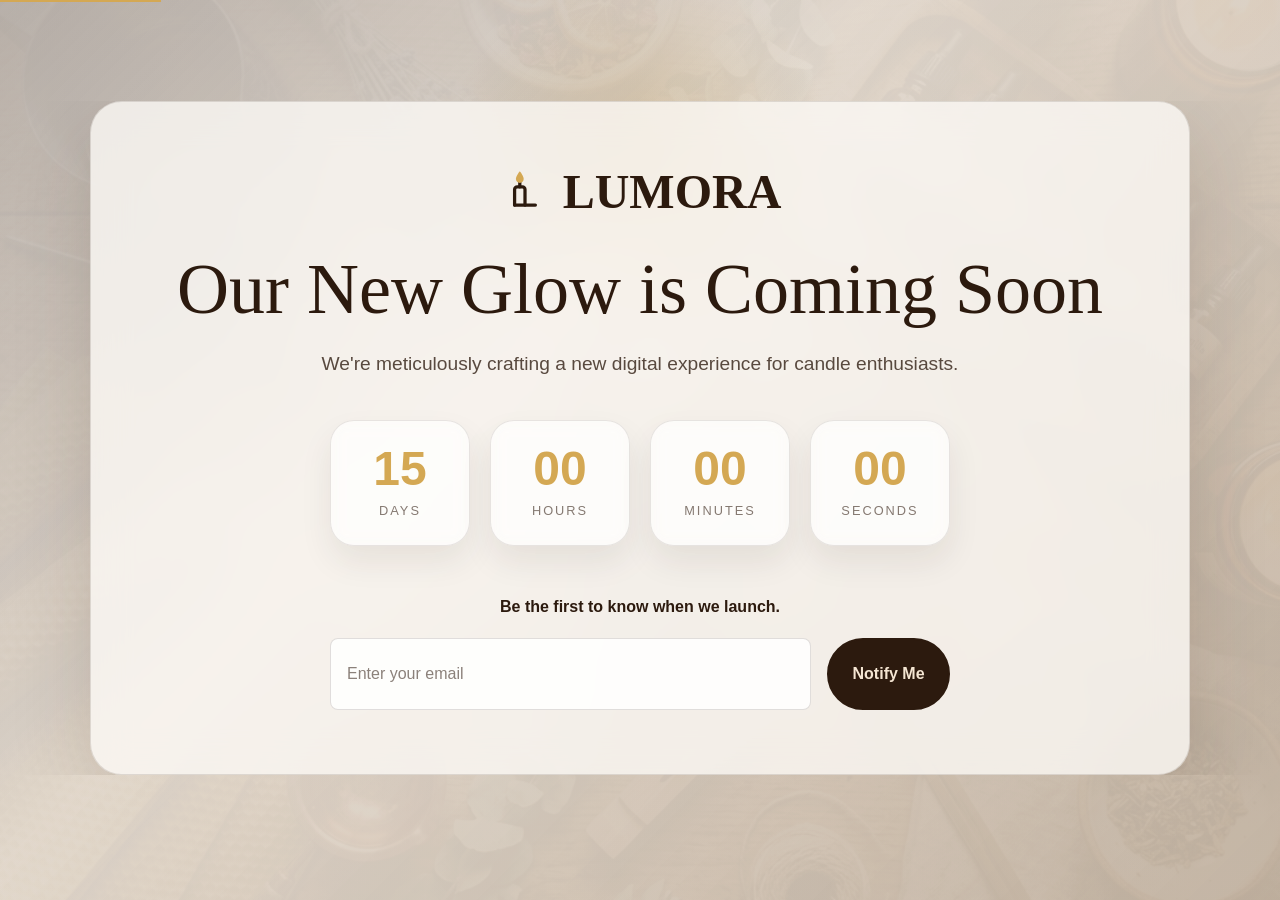
<file: coming-soon.html>
<!DOCTYPE html>
<html lang="en" dir="ltr" data-theme="light">
<head>
    <meta charset="UTF-8">
    <meta name="viewport" content="width=device-width, initial-scale=1.0">
    <title>Coming Soon | Studio Candle</title>
    <link rel="icon" type="image/svg+xml" href="assets/images/favicon.svg">
    <link href="https://cdn.jsdelivr.net/npm/bootstrap@5.3.0/dist/css/bootstrap.min.css" rel="stylesheet">
    <link rel="stylesheet" href="https://cdn.jsdelivr.net/npm/bootstrap-icons@1.11.1/font/bootstrap-icons.css">
    <link rel="stylesheet" href="assets/css/style.css">
    <link rel="stylesheet" href="assets/css/dark-mode.css">
    <link rel="stylesheet" href="assets/css/rtl.css">
    <script>
        const savedTheme = localStorage.getItem('theme');
        let currentTheme = savedTheme;

        if (!savedTheme) {
            currentTheme = window.matchMedia('(prefers-color-scheme: dark)').matches ? 'dark' : 'light';
        }

        document.documentElement.setAttribute('data-theme', currentTheme);
    </script>
    <style>
        body.coming-soon-page {
            min-height: 100vh;
            position: relative;
            overflow-x: hidden;
            background:
                radial-gradient(circle at 50% 18%, rgba(212, 168, 83, 0.28), transparent 20%),
                linear-gradient(135deg, rgba(253, 250, 246, 0.96), rgba(245, 230, 211, 0.94)),
                url("assets/images/hero-1.png") center/cover no-repeat fixed;
            color: var(--text-color);
        }

        body.coming-soon-page::before {
            content: "";
            position: fixed;
            inset: 0;
            background: linear-gradient(135deg, rgba(44, 26, 14, 0.32), rgba(44, 26, 14, 0.1) 40%, rgba(44, 26, 14, 0.24));
            pointer-events: none;
            z-index: 0;
        }

        [data-theme="dark"] body.coming-soon-page {
            background:
                radial-gradient(circle at 50% 18%, rgba(212, 168, 83, 0.18), transparent 18%),
                linear-gradient(135deg, rgba(26, 16, 8, 0.94), rgba(34, 21, 11, 0.92)),
                url("assets/images/hero-1.png") center/cover no-repeat fixed;
        }

        [data-theme="dark"] body.coming-soon-page::before {
            background: linear-gradient(135deg, rgba(0, 0, 0, 0.5), rgba(26, 16, 8, 0.18) 40%, rgba(0, 0, 0, 0.45));
        }

        .coming-soon-main {
            position: relative;
            z-index: 1;
            min-height: 100vh;
            display: flex;
            align-items: center;
            padding: 48px 0 72px;
        }

        .coming-soon-panel {
            width: 100%;
            max-width: 1100px;
            margin: 0 auto;
            padding: clamp(32px, 5vw, 72px);
            text-align: center;
            border-radius: 32px;
            background: rgba(253, 250, 246, 0.78);
            border: 1px solid rgba(44, 26, 14, 0.12);
            box-shadow: 0 30px 80px rgba(44, 26, 14, 0.16);
            backdrop-filter: blur(18px);
        }

        [data-theme="dark"] .coming-soon-panel {
            background: rgba(26, 16, 8, 0.72);
            border-color: rgba(212, 168, 83, 0.16);
            box-shadow: 0 30px 80px rgba(0, 0, 0, 0.38);
        }

        .coming-soon-brand {
            display: inline-flex;
            align-items: center;
            justify-content: center;
            gap: 12px;
            margin-bottom: 28px;
            color: var(--primary-color);
            text-decoration: none;
            font-family: var(--font-heading);
            font-size: clamp(2rem, 4vw, 3rem);
            font-weight: 700;
            line-height: 1;
        }

        .coming-soon-brand .flame-icon {
            width: 52px;
            height: 52px;
        }

        .coming-soon-title {
            color: var(--primary-color);
            margin-bottom: 16px;
        }

        .coming-soon-copy {
            max-width: 760px;
            margin: 0 auto 40px;
            font-size: 1.2rem;
            color: rgba(44, 26, 14, 0.78);
        }

        [data-theme="dark"] .coming-soon-copy {
            color: rgba(245, 230, 211, 0.8);
        }

        .countdown-wrap {
            gap: 20px;
            margin-bottom: 48px;
        }

        .countdown-box {
            min-width: 140px;
            padding: 24px 20px;
            text-align: center;
            border-radius: var(--radius-lg);
            background: rgba(255, 255, 255, 0.56);
            border: 1px solid rgba(44, 26, 14, 0.1);
            box-shadow: 0 16px 32px rgba(44, 26, 14, 0.08);
            backdrop-filter: blur(8px);
        }

        [data-theme="dark"] .countdown-box {
            background: rgba(245, 230, 211, 0.08);
            border-color: rgba(245, 230, 211, 0.12);
            box-shadow: none;
        }

        .countdown-title {
            margin-top: 8px;
            font-size: 0.8rem;
            letter-spacing: 2px;
            text-transform: uppercase;
            color: rgba(44, 26, 14, 0.58);
        }

        [data-theme="dark"] .countdown-title {
            color: rgba(245, 230, 211, 0.58);
        }

        .countdown-val {
            font-size: 3rem;
            font-weight: 800;
            color: var(--accent-gold);
            line-height: 1;
        }

        .coming-soon-note {
            margin-bottom: 18px;
            font-weight: 700;
            color: var(--primary-color);
        }

        [data-theme="dark"] .coming-soon-note {
            color: var(--text-color);
        }

        .coming-soon-form {
            max-width: 620px;
            margin: 0 auto;
        }

        .coming-soon-form .form-control {
            min-height: 72px;
            background: rgba(255, 255, 255, 0.86);
            border: 1px solid rgba(44, 26, 14, 0.14);
            color: var(--text-color);
        }

        .coming-soon-form .form-control::placeholder {
            color: rgba(44, 26, 14, 0.55);
        }

        .coming-soon-form .btn-studio-primary {
            min-height: 72px;
            padding-inline: 32px;
            white-space: nowrap;
        }

        [data-theme="dark"] .coming-soon-form .form-control {
            background: rgba(245, 230, 211, 0.08);
            border-color: rgba(245, 230, 211, 0.18);
            color: var(--text-color);
        }

        [data-theme="dark"] .coming-soon-form .form-control::placeholder {
            color: rgba(245, 230, 211, 0.55);
        }

        @media (max-width: 767.98px) {
            .coming-soon-main {
                padding: 32px 0 56px;
            }

            .coming-soon-panel {
                border-radius: 24px;
            }

            .countdown-box {
                min-width: calc(50% - 10px);
            }

            .coming-soon-form .btn-studio-primary,
            .coming-soon-form .form-control {
                width: 100%;
                border-radius: 18px !important;
            }
        }
    </style>
</head>
<body class="coming-soon-page">
    <a href="#main-content" class="skip-link">Skip to main content</a>

    <main id="main-content" class="coming-soon-main">
        <div class="container-custom">
            <section class="coming-soon-panel reveal-on-scroll active">
                <a href="index.html" class="coming-soon-brand">
                    <svg viewBox="0 0 40 40" fill="none" class="flame-icon">
                        <path d="M12 30V18C12 16.8954 12.8954 16 14 16H18C19.1046 16 20 16.8954 20 18V30" stroke="currentColor" stroke-width="2.5" stroke-linecap="round"/>
                        <path d="M12 30H28" stroke="currentColor" stroke-width="2.5" stroke-linecap="round"/>
                        <line x1="16" y1="16" x2="16" y2="12" stroke="currentColor" stroke-width="2.5" stroke-linecap="round"/>
                        <path d="M16 4C16 4 19 7.5 19 10C19 11.6569 17.6569 13 16 13C14.3431 13 13 11.6569 13 10C13 7.5 16 4 16 4Z" fill="var(--accent-gold)"></path>
                    </svg>
                    <span>LUMORA</span>
                </a>
                <h1 class="display-2 fw-800 coming-soon-title">Our New Glow is Coming Soon</h1>
                <p class="coming-soon-copy">We're meticulously crafting a new digital experience for candle enthusiasts.</p>

                <div class="d-flex justify-content-center flex-wrap countdown-wrap">
                    <div class="countdown-box">
                        <div class="countdown-val" id="days">00</div>
                        <div class="countdown-title">Days</div>
                    </div>
                    <div class="countdown-box">
                        <div class="countdown-val" id="hours">00</div>
                        <div class="countdown-title">Hours</div>
                    </div>
                    <div class="countdown-box">
                        <div class="countdown-val" id="minutes">00</div>
                        <div class="countdown-title">Minutes</div>
                    </div>
                    <div class="countdown-box">
                        <div class="countdown-val" id="seconds">00</div>
                        <div class="countdown-title">Seconds</div>
                    </div>
                </div>

                <div class="coming-soon-form">
                    <p class="coming-soon-note">Be the first to know when we launch.</p>
                    <form class="d-flex flex-column flex-sm-row gap-3">
                        <input type="email" class="form-control p-3" placeholder="Enter your email">
                        <button type="submit" class="btn-studio-primary">Notify Me</button>
                    </form>
                </div>
            </section>
        </div>
    </main>

    <script src="https://cdn.jsdelivr.net/npm/bootstrap@5.3.0/dist/js/bootstrap.bundle.min.js"></script>
    <script>
        const targetDate = new Date();
        targetDate.setDate(targetDate.getDate() + 15);

        function updateCountdown() {
            const now = new Date().getTime();
            const distance = targetDate - now;

            const d = Math.floor(distance / (1000 * 60 * 60 * 24));
            const h = Math.floor((distance % (1000 * 60 * 60 * 24)) / (1000 * 60 * 60));
            const m = Math.floor((distance % (1000 * 60 * 60)) / (1000 * 60));
            const s = Math.floor((distance % (1000 * 60)) / 1000);

            document.getElementById("days").innerText = d.toString().padStart(2, "0");
            document.getElementById("hours").innerText = h.toString().padStart(2, "0");
            document.getElementById("minutes").innerText = m.toString().padStart(2, "0");
            document.getElementById("seconds").innerText = s.toString().padStart(2, "0");

            if (distance < 0) {
                clearInterval(intvl);
                const panel = document.querySelector(".coming-soon-panel");
                if (panel) {
                    panel.innerHTML = "<h1 class='display-4 fw-800 mb-3'>We're Open!</h1><a href='index.html' class='btn-studio-primary btn-lg mt-3'>Enter the Studio</a>";
                }
            }
        }

        const intvl = setInterval(updateCountdown, 1000);
        updateCountdown();
    </script>
    <script src="assets/js/main.js"></script>
</body>
</html>
</file>
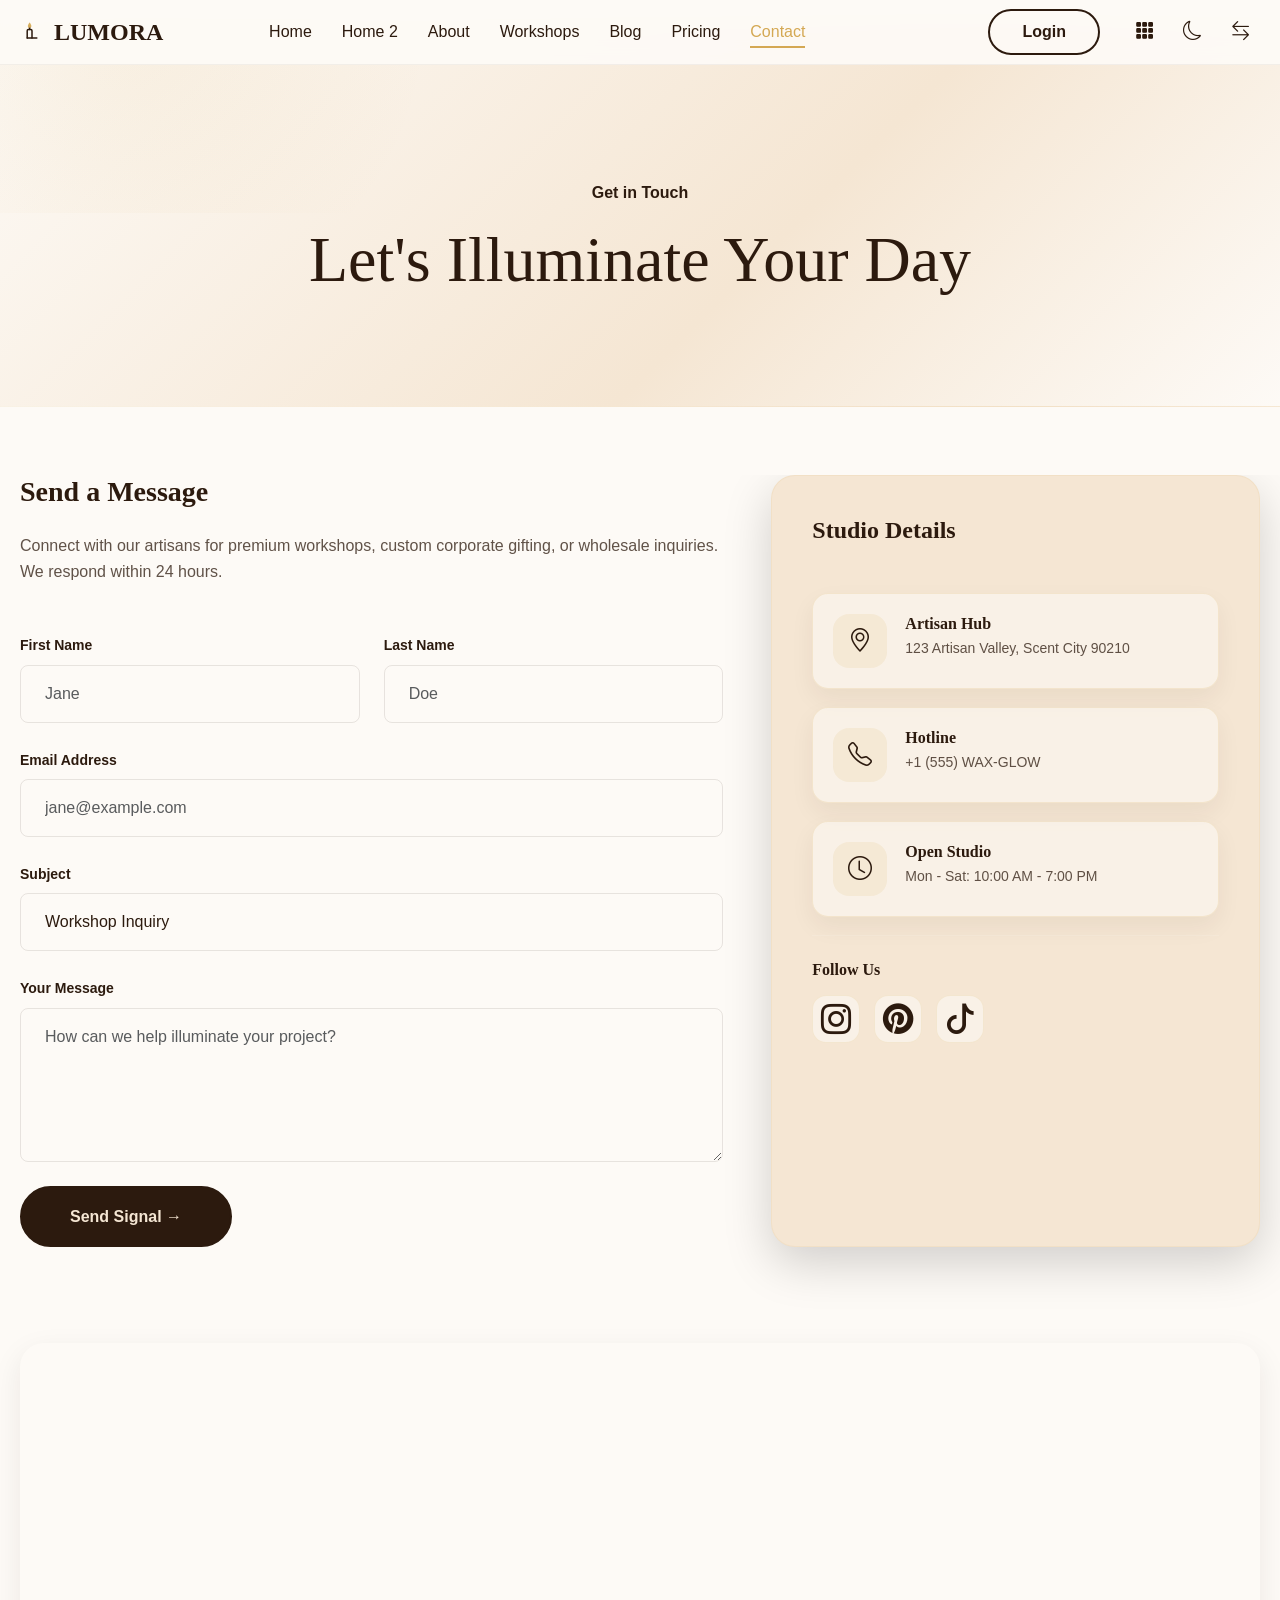
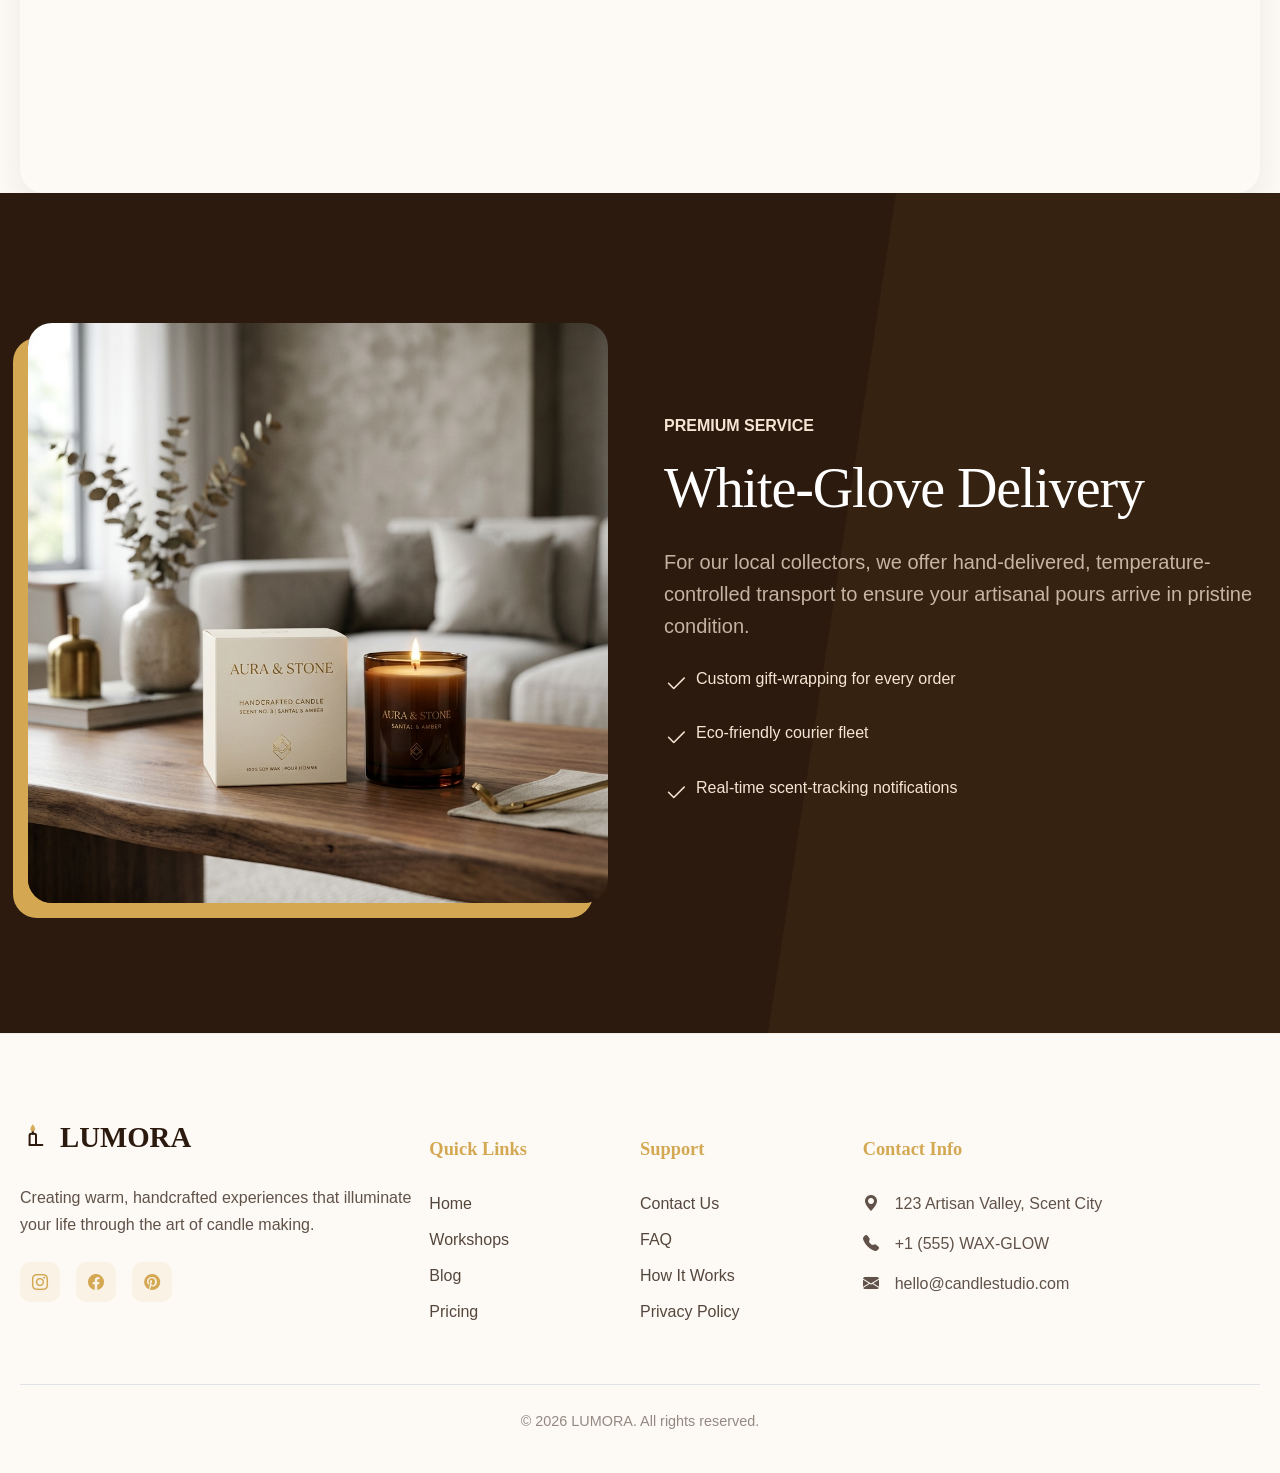
<file: contact.html>
<!DOCTYPE html>
<html lang="en" dir="ltr" data-theme="light">
<head>
    <meta charset="UTF-8">
    <title>Contact Us | Studio Candle</title>
    <link rel="icon" type="image/svg+xml" href="assets/images/favicon.svg">
    <meta name="viewport" content="width=device-width, initial-scale=1.0">
    <link href="https://cdn.jsdelivr.net/npm/bootstrap@5.3.0/dist/css/bootstrap.min.css" rel="stylesheet">
    <link rel="stylesheet" href="https://cdn.jsdelivr.net/npm/bootstrap-icons@1.11.1/font/bootstrap-icons.css">
    <link rel="stylesheet" href="assets/css/style.css">
    <link rel="stylesheet" href="assets/css/dark-mode.css">
    <link rel="stylesheet" href="assets/css/rtl.css">
    <style>
        .contact-info-card { 
            background: var(--secondary-color); 
            border-radius: var(--radius-lg); 
            padding: 40px; 
            height: 100%; 
            border: 1px solid rgba(212, 168, 83, 0.1);
        }

        .studio-detail-box {
            display: flex;
            align-items: flex-start;
            gap: 18px;
            padding: 20px;
            margin-bottom: 18px;
            border-radius: var(--radius-md);
            background: rgba(255, 255, 255, 0.45);
            border: 1px solid rgba(212, 168, 83, 0.18);
            box-shadow: 0 10px 24px rgba(44, 26, 14, 0.06);
        }

        .studio-detail-icon {
            width: 54px;
            height: 54px;
            border-radius: 16px;
            display: inline-flex;
            align-items: center;
            justify-content: center;
            flex-shrink: 0;
            background: rgba(212, 168, 83, 0.12);
        }

        .studio-detail-box h6 {
            margin-bottom: 0.35rem;
        }

        .studio-detail-box p {
            margin-bottom: 0;
        }

        [data-theme="dark"] .studio-detail-box {
            background: linear-gradient(135deg, rgba(245, 230, 211, 0.08), rgba(245, 230, 211, 0.14));
            border-color: rgba(212, 168, 83, 0.14);
            box-shadow: 0 14px 32px rgba(0, 0, 0, 0.28);
        }

        [data-theme="dark"] .studio-detail-icon {
            background: rgba(212, 168, 83, 0.16);
            border: 1px solid rgba(212, 168, 83, 0.16);
        }

        [data-theme="dark"] .contact-form .form-control {
            background: rgba(245, 230, 211, 0.02);
            color: #F5E6D3 !important;
            border-color: rgba(245, 230, 211, 0.14);
        }

        [data-theme="dark"] .contact-form .form-control::placeholder {
            color: rgba(245, 230, 211, 0.4);
            opacity: 1;
        }

        [data-theme="dark"] .contact-form select.form-control {
            background-color: #24160D;
            color: #F5E6D3 !important;
            -webkit-appearance: none;
            -moz-appearance: none;
            appearance: none;
            background-image: url("data:image/svg+xml,%3Csvg xmlns='http://www.w3.org/2000/svg' viewBox='0 0 16 16' fill='none'%3E%3Cpath d='M4 6l4 4 4-4' stroke='%23F5E6D3' stroke-width='1.8' stroke-linecap='round' stroke-linejoin='round'/%3E%3C/svg%3E");
            background-repeat: no-repeat;
            background-position: right 1rem center;
            background-size: 14px 14px;
            padding-right: 3rem;
        }

        [data-theme="dark"] .contact-form select.form-control option {
            background-color: #24160D;
            color: #F5E6D3;
        }

        .contact-social-title {
            margin-bottom: 1rem;
        }

        .contact-social-links {
            display: flex;
            gap: 0.85rem;
            font-size: 1.9rem;
        }

        .contact-social-links a {
            width: 48px;
            height: 48px;
            border-radius: 14px;
            display: inline-flex;
            align-items: center;
            justify-content: center;
            color: var(--primary-color);
            background: rgba(255, 255, 255, 0.45);
            border: 1px solid rgba(212, 168, 83, 0.16);
            transition: var(--transition-smooth);
        }

        .contact-social-links a:hover {
            background: var(--accent-gold);
            color: #FFFFFF;
            transform: translateY(-3px);
            box-shadow: 0 10px 24px rgba(212, 168, 83, 0.22);
        }

        [data-theme="dark"] .contact-social-links a {
            background: rgba(245, 230, 211, 0.08);
            color: #F5E6D3;
            border-color: rgba(212, 168, 83, 0.16);
        }
        
        .map-container { 
            height: 450px; 
            border-radius: var(--radius-lg); 
            overflow: hidden; 
            box-shadow: 0 10px 30px var(--card-shadow);
        }

        /* Section 1: White Glove Delivery (Unique Layout) */
        .delivery-section { 
            background: #2C1A0E; /* Fixed dark contrast regardless of theme */
            color: #F5E6D3; 
            padding: 100px 0;
            overflow: hidden;
            position: relative;
        }
        .delivery-bg-shape {
            position: absolute;
            top: 0;
            right: 0;
            width: 40%;
            height: 100%;
            background: rgba(212, 168, 83, 0.05);
            clip-path: polygon(25% 0%, 100% 0%, 100% 100%, 0% 100%);
        }
        .delivery-img {
            border-radius: var(--radius-lg); 
            box-shadow: -15px 15px 0 var(--accent-gold);
            transition: var(--transition-smooth);
            max-width: 90%; /* Ensure it doesn't push against boundaries */
        }
        .delivery-img:hover {
            box-shadow: -25px 25px 0 var(--accent-gold);
            transform: scale(1.02);
        }
        .delivery-img-wrapper {
            padding: 30px 0; /* Creates space for the shadow */
        }

        .delivery-img-wrapper {
            padding: 30px 0; /* Creates space for the shadow */
        }

        @media (max-width: 575.98px) {
            .contact-form-heading {
                text-align: center;
            }

            .contact-form-actions {
                text-align: center;
            }

            .contact-info-card {
                padding: 28px 20px;
            }

            .studio-detail-box {
                gap: 14px;
                padding: 16px;
                margin-bottom: 16px;
            }

            .studio-detail-icon {
                width: 44px;
                height: 44px;
                border-radius: 14px;
            }

            .studio-detail-box h6 {
                font-size: 1rem;
            }

            .contact-social-links {
                gap: 0.7rem;
                font-size: 1.6rem;
            }

            .contact-social-links a {
                width: 44px;
                height: 44px;
            }
        }

        @media (max-width: 991px) {
            .delivery-bg-shape { display: none; }
        }
    </style>
</head>
<body>
    <!-- Header -->
    <header class="navbar navbar-expand-xl">
        <div class="container-fluid container-custom">
            <a class="navbar-brand" href="index.html">
                <svg viewBox="0 0 40 40" fill="none" class="flame-icon">
                    <path d="M12 30V18C12 16.8954 12.8954 16 14 16H18C19.1046 16 20 16.8954 20 18V30" stroke="currentColor" stroke-width="2.5" stroke-linecap="round"/>
                    <path d="M12 30H28" stroke="currentColor" stroke-width="2.5" stroke-linecap="round"/>
                    <line x1="16" y1="16" x2="16" y2="12" stroke="currentColor" stroke-width="2.5" stroke-linecap="round"/>
                    <path d="M16 4C16 4 19 7.5 19 10C19 11.6569 17.6569 13 16 13C14.3431 13 13 11.6569 13 10C13 7.5 16 4 16 4Z" fill="var(--accent-gold)">
                        <animate attributeName="opacity" values="0.8;1;0.8" dur="2s" repeatCount="indefinite" />
                    </path>
                </svg>
                LUMORA
            </a>
            
            <button class="navbar-toggler border-0 p-0" type="button" data-bs-toggle="offcanvas" data-bs-target="#offcanvasNavbar" aria-controls="offcanvasNavbar">
                <i class="bi bi-list fs-1" style="color: var(--text-color);"></i>
            </button>

            <div class="offcanvas offcanvas-end" tabindex="-1" id="offcanvasNavbar" aria-labelledby="offcanvasNavbarLabel">
                <div class="offcanvas-header">
                    <h5 class="offcanvas-title" id="offcanvasNavbarLabel">Menu</h5>
                    <button type="button" class="btn-close" data-bs-dismiss="offcanvas" aria-label="Close"></button>
                </div>
                <div class="offcanvas-body">
                    <ul class="navbar-nav ms-auto-logical align-items-xl-center">
                        <li class="nav-item"><a class="nav-link" href="index.html">Home</a></li>
                        <li class="nav-item"><a class="nav-link" href="home-2.html">Home 2</a></li>
                        <li class="nav-item"><a class="nav-link" href="about.html">About</a></li>
                        <li class="nav-item"><a class="nav-link" href="workshops.html">Workshops</a></li>
                        <li class="nav-item"><a class="nav-link" href="blog.html">Blog</a></li>
                        <li class="nav-item"><a class="nav-link" href="pricing.html">Pricing</a></li>
                        <li class="nav-item me-xl-5"><a class="nav-link active" href="contact.html">Contact</a></li>
                        <li class="nav-item mt-3 mt-xl-0 mx-xl-2">
                            <a class="btn-studio-secondary py-2" href="login.html">Login</a>
                        </li>
                        <li class="nav-item ms-xl-3 d-flex gap-2 mt-3 mt-xl-0 justify-content-center">
                            <a href="dashboard.html" class="dashboard-btn" title="Dashboard">
                                <i class="bi bi-grid-3x3-gap-fill"></i>
                            </a>
                            <button id="theme-toggle" class="theme-toggle" title="Toggle Theme">
                                <i class="bi bi-moon"></i>
                            </button>
                            <button id="rtl-toggle" class="rtl-toggle" title="Toggle RTL">
                                <i class="bi bi-arrow-left-right"></i>
                            </button>
                        </li>
                    </ul>
                </div>
            </div>
        </div>
    </header>

    <main>
    <section class="page-hero mb-5">
        <div class="container-custom">
            <div class="section-title reveal-on-scroll">
                <p class="text-gold fw-bold">Get in Touch</p>
                <h1 class="display-3 fw-800">Let's Illuminate Your <span class="text-gold">Day</span></h1>
            </div>
        </div>
    </section>

    <main>
        <div class="container-custom py-0">

            <div class="row g-5">
                <div class="col-lg-7 reveal-on-scroll">
                    <h3 class="fw-bold mb-4 contact-form-heading">Send a Message</h3>
                    <p class="mb-5 opacity-75">Connect with our artisans for premium workshops, custom corporate gifting, or wholesale inquiries. We respond within 24 hours.</p>

                    <form class="row g-4 contact-form">
                        <div class="col-md-6"><label class="form-label fw-bold small">First Name</label><input type="text" class="form-control px-4 py-3" placeholder="Jane" required></div>
                        <div class="col-md-6"><label class="form-label fw-bold small">Last Name</label><input type="text" class="form-control px-4 py-3" placeholder="Doe"></div>
                        <div class="col-md-12"><label class="form-label fw-bold small">Email Address</label><input type="email" class="form-control px-4 py-3" placeholder="jane@example.com" required></div>
                        <div class="col-md-12"><label class="form-label fw-bold small">Subject</label>
                            <select class="form-control px-4 py-3"><option>Workshop Inquiry</option><option>Custom Orders</option><option>Supplies Question</option><option>Other</option></select>
                        </div>
                        <div class="col-12"><label class="form-label fw-bold small">Your Message</label><textarea class="form-control px-4 py-3" rows="5" placeholder="How can we help illuminate your project?"></textarea></div>
                        <div class="col-12 contact-form-actions"><button class="btn-studio-primary btn-lg px-5 py-3">Send Signal &rarr;</button></div>
                    </form>
                </div>

                <div class="col-lg-5 reveal-on-scroll" style="transition-delay: 0.1s">
                    <div class="contact-info-card shadow-lg">
                        <h4 class="mb-5 fw-bold text-gold">Studio Details</h4>
                        <div class="studio-detail-box">
                            <span class="studio-detail-icon">
                                <i class="bi bi-geo-alt fs-4 text-gold"></i>
                            </span>
                            <div>
                                <h6 class="mb-1 fw-bold">Artisan Hub</h6>
                                <p class="small opacity-75">123 Artisan Valley, Scent City 90210</p>
                            </div>
                        </div>
                        <div class="studio-detail-box">
                            <span class="studio-detail-icon">
                                <i class="bi bi-telephone fs-4 text-gold"></i>
                            </span>
                            <div>
                                <h6 class="mb-1 fw-bold">Hotline</h6>
                                <p class="small opacity-75">+1 (555) WAX-GLOW</p>
                            </div>
                        </div>
                        <div class="studio-detail-box">
                            <span class="studio-detail-icon">
                                <i class="bi bi-clock fs-4 text-gold"></i>
                            </span>
                            <div>
                                <h6 class="mb-1 fw-bold">Open Studio</h6>
                                <p class="small opacity-75">Mon - Sat: 10:00 AM - 7:00 PM</p>
                            </div>
                        </div>
                        <div class="mt-auto pt-4 border-top border-light border-opacity-10">
                           <h6 class="fw-bold contact-social-title">Follow Us</h6>
                           <div class="contact-social-links">
                               <a href="#" aria-label="Instagram"><i class="bi bi-instagram"></i></a>
                               <a href="#" aria-label="Pinterest"><i class="bi bi-pinterest"></i></a>
                               <a href="#" aria-label="TikTok"><i class="bi bi-tiktok"></i></a>
                           </div>
                        </div>
                    </div>
                </div>
            </div>

            <!-- Google Map -->
            <div class="row mt-5 pt-5 reveal-on-scroll">
                <div class="col-12">
                    <div class="map-container">
                        <iframe 
                            src="https://www.google.com/maps/embed?pb=!1m18!1m12!1m3!1d3403.226388484!2d-118.4025178!3d34.0729731!2m3!1f0!2f0!3f0!3m2!1i1024!2i768!4f13.1!3m3!1m2!1s0x80c2bc04d6d147ab%3A0xd6c7c3201ecdc43c!2sBeverly%20Hills%2C%20CA%2090210!5e0!3m2!1sen!2sus!4v1716943820000!5m2!1sen!2sus" 
                            width="100%" height="100%" style="border:0;" allowfullscreen="" loading="lazy"></iframe>
                    </div>
                </div>
            </div>
        </div>

        <!-- NEW SECTION 1: White Glove Delivery -->
        <section class="delivery-section reveal-on-scroll">
            <div class="delivery-bg-shape"></div>
            <div class="container-custom">
                <div class="row align-items-center g-5">
                    <div class="col-lg-6 delivery-img-wrapper text-center">
                        <img src="assets/images/contact-delivery.png" alt="Premium Delivery" class="img-fluid delivery-img">
                    </div>
                    <div class="col-lg-6 position-relative">
                        <span class="text-gold fw-bold mb-3 d-block">PREMIUM SERVICE</span>
                        <h2 class="display-4 fw-800 mb-4 text-white">White-Glove <span class="text-gold">Delivery</span></h2>
                        <p class="lead opacity-75 mb-4">For our local collectors, we offer hand-delivered, temperature-controlled transport to ensure your artisanal pours arrive in pristine condition.</p>
                        <ul class="list-unstyled mb-0">
                            <li class="mb-3 d-flex align-items-start gap-2"><i class="bi bi-check2 text-gold fs-4"></i> <span>Custom gift-wrapping for every order</span></li>
                            <li class="mb-3 d-flex align-items-start gap-2"><i class="bi bi-check2 text-gold fs-4"></i> <span>Eco-friendly courier fleet</span></li>
                            <li class="mb-0 d-flex align-items-start gap-2"><i class="bi bi-check2 text-gold fs-4"></i> <span>Real-time scent-tracking notifications</span></li>
                        </ul>
                    </div>
                </div>
            </div>
        </section>
    </main>

    <!-- Footer -->
    <footer>
        <div class="container-custom">
            <div class="row">
                <div class="col-lg-4 col-12 text-center text-lg-start">
                    <a class="footer-logo d-flex align-items-center justify-content-center justify-content-lg-start gap-2 mb-4" href="index.html">
                        <svg viewBox="0 0 40 40" fill="none" class="flame-icon" style="width: 32px; height: 32px;">
                            <path d="M12 30V18C12 16.8954 12.8954 16 14 16H18C19.1046 16 20 16.8954 20 18V30" stroke="currentColor" stroke-width="2.5" stroke-linecap="round"/>
                            <path d="M12 30H28" stroke="currentColor" stroke-width="2.5" stroke-linecap="round"/>
                            <line x1="16" y1="16" x2="16" y2="12" stroke="currentColor" stroke-width="2.5" stroke-linecap="round"/>
                            <path d="M16 4C16 4 19 7.5 19 10C19 11.6569 17.6569 13 16 13C14.3431 13 13 11.6569 13 10C13 7.5 16 4 16 4Z" fill="var(--accent-gold)">
                                <animate attributeName="opacity" values="0.8;1;0.8" dur="2s" repeatCount="indefinite" />
                            </path>
                        </svg>
                        LUMORA
                    </a>
                    <p class="opacity-75">Creating warm, handcrafted experiences that illuminate your life through the art of candle making.</p>
                    <div class="d-flex gap-3 mt-4 justify-content-center justify-content-lg-start">
                        <a href="#" class="footer-social-link"><i class="bi bi-instagram"></i></a>
                        <a href="#" class="footer-social-link"><i class="bi bi-facebook"></i></a>
                        <a href="#" class="footer-social-link"><i class="bi bi-pinterest"></i></a>
                    </div>
                </div>
                <div class="col-lg-2 col-12 footer-links ms-auto-logical text-center text-lg-start mt-5 mt-lg-0">
                    <h5>Quick Links</h5>
                    <ul>
                        <li><a href="index.html">Home</a></li>
                        <li><a href="workshops.html">Workshops</a></li>
                        <li><a href="blog.html">Blog</a></li>
                        <li><a href="pricing.html">Pricing</a></li>
                    </ul>
                </div>
                <div class="col-lg-2 col-12 footer-links text-center text-lg-start mt-5 mt-lg-0">
                    <h5>Support</h5>
                    <ul>
                        <li><a href="contact.html">Contact Us</a></li>
                        <li><a href="#">FAQ</a></li>
                        <li><a href="about.html">How It Works</a></li>
                        <li><a href="#">Privacy Policy</a></li>
                    </ul>
                </div>
                <div class="col-lg-4 col-12 text-center text-lg-start mt-5 mt-lg-0">
                    <h5>Contact Info</h5>
                    <ul class="footer-links list-unstyled">
                        <li class="d-flex gap-3 opacity-75 mb-3 justify-content-center justify-content-lg-start"><i class="bi bi-geo-alt-fill text-gold"></i> 123 Artisan Valley, Scent City</li>
                        <li class="d-flex gap-3 opacity-75 mb-3 justify-content-center justify-content-lg-start"><i class="bi bi-telephone-fill text-gold"></i> +1 (555) WAX-GLOW</li>
                        <li class="d-flex gap-3 opacity-75 mb-3 justify-content-center justify-content-lg-start"><i class="bi bi-envelope-fill text-gold"></i> hello@candlestudio.com</li>
                    </ul>
                </div>
            </div>
            <div class="footer-bottom mt-5 pt-4 border-top">
                <p class="mb-0 opacity-50">&copy; 2026 LUMORA. All rights reserved.</p>
            </div>
        </div>
    </footer>

    <!-- Back to Top -->
    <a href="#" class="back-to-top" id="backToTop">
        <i class="bi bi-arrow-up"></i>
    </a>
    <script src="https://cdn.jsdelivr.net/npm/bootstrap@5.3.0/dist/js/bootstrap.bundle.min.js"></script>
    <script src="assets/js/main.js"></script>
</body>
</html>
</file>
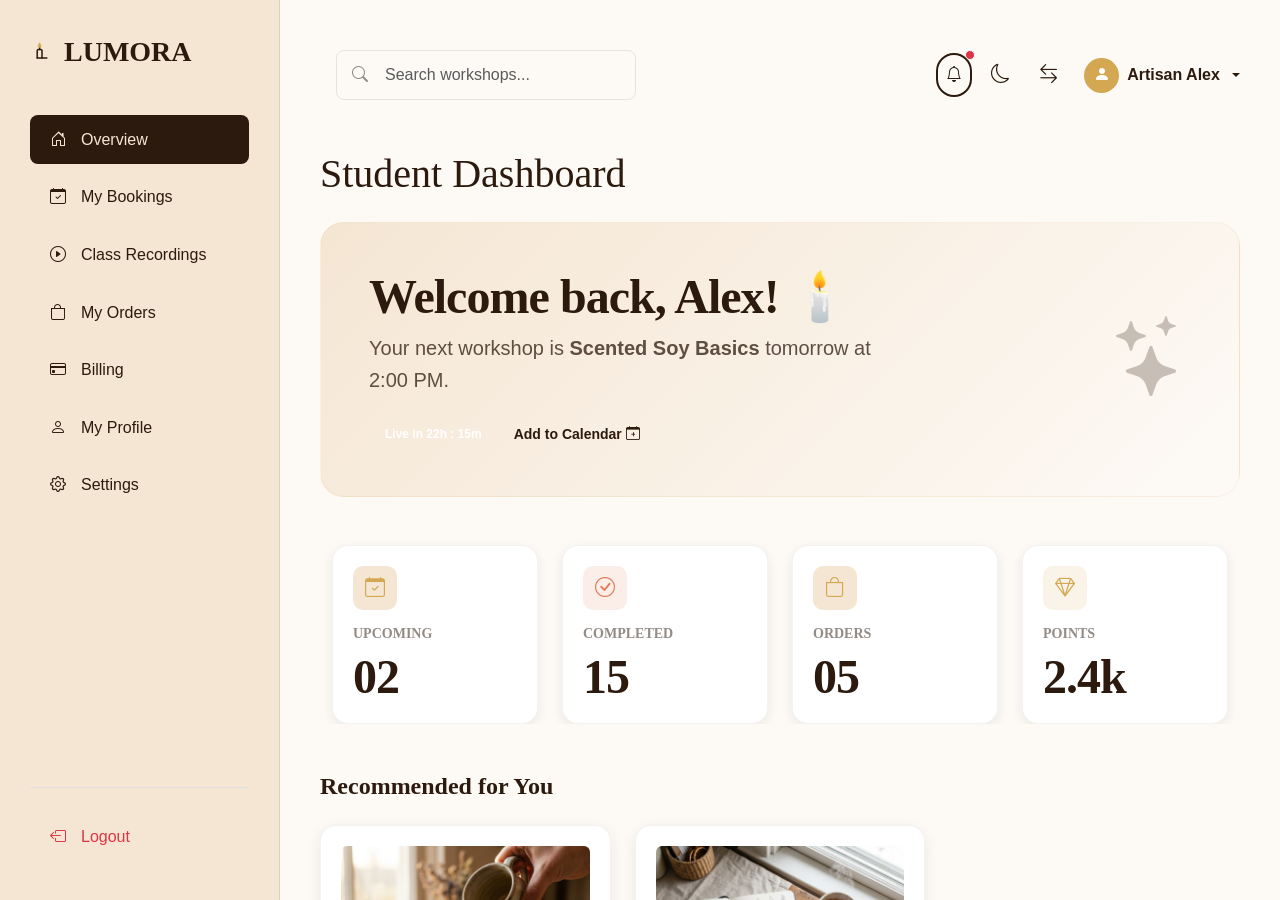
<file: dashboard.html>
<!DOCTYPE html>
<html lang="en" dir="ltr" data-theme="light">
<head>
    <meta charset="UTF-8">
    <meta name="viewport" content="width=device-width, initial-scale=1.0, shrink-to-fit=no">
    <title>Student Dashboard | Studio Candle</title>
    <link rel="icon" type="image/svg+xml" href="assets/images/favicon.svg">
    <link href="https://cdn.jsdelivr.net/npm/bootstrap@5.3.0/dist/css/bootstrap.min.css" rel="stylesheet">
    <link rel="stylesheet" href="https://cdn.jsdelivr.net/npm/bootstrap-icons@1.11.1/font/bootstrap-icons.css">
    <link rel="stylesheet" href="assets/css/style.css">
    <link rel="stylesheet" href="assets/css/dark-mode.css">
    <link rel="stylesheet" href="assets/css/rtl.css">
    <style>
        body { background: var(--bg-color); height: 100vh; overflow: hidden; display: block; padding-top: 0 !important; margin: 0; }
        .dashboard-container { display: grid; grid-template-columns: 280px 1fr; height: 100vh; }
        .sidebar { background: var(--secondary-color); border-inline-end: 1px solid rgba(44, 26, 14, 0.1); padding: 30px; display: flex; flex-direction: column; height: 100vh; position: sticky; top: 0; }
        .main-content { overflow-y: auto; padding: 40px; width: 100%; }
        .sidebar-nav { flex: 1; margin-top: 40px; }
        .sidebar-item { display: flex; align-items: center; gap: 15px; padding: 12px 20px; border-radius: var(--radius-sm); margin-bottom: 8px; cursor: pointer; transition: var(--transition-smooth); color: var(--text-color); text-decoration: none; }
        .sidebar-item.active { background: var(--primary-color); color: var(--secondary-color); }
        .sidebar-item:hover:not(.active) { background: rgba(44, 26, 14, 0.05); }
        .top-bar { display: flex; justify-content: space-between; align-items: center; margin-bottom: 40px; position: sticky; top: -40px; background: var(--bg-color); z-index: 100; padding: 10px 0; flex-wrap: wrap; }
        
        .dashboard-section { display: none; width: 100%; }
        .dashboard-section.active { display: block; animation: fadeInUp 0.4s ease; }
        
        .metric-card { padding: 20px; border-radius: var(--radius-md); background: var(--card-bg); border: 1px solid rgba(44, 26, 14, 0.05); box-shadow: 0 4px 12px var(--card-shadow); transition: transform 0.3s ease; height: 100%; }
        .metric-card:hover { transform: translateY(-5px); }
        .metric-icon { width: 44px; height: 44px; background: var(--secondary-color); color: var(--accent-gold); border-radius: 10px; display: flex; align-items: center; justify-content: center; font-size: 1.25rem; }
        .recommended-card { display: flex; flex-direction: column; }
        .recommended-card p { flex-grow: 1; }
        .recommended-card .btn { margin-top: auto; }

        .search-wrapper { position: relative; }

        [data-theme="dark"] .search-wrapper .form-control {
            color: #F5E6D3 !important;
        }

        [data-theme="dark"] .search-wrapper .form-control::placeholder {
            color: rgba(245, 230, 211, 0.42);
            opacity: 1;
        }

        .sidebar-header {
            display: flex;
            align-items: center;
            justify-content: space-between;
            gap: 12px;
        }

        .sidebar-close-btn {
            border: 0 !important;
            background: transparent !important;
            box-shadow: none !important;
            padding: 0 !important;
            color: var(--text-color) !important;
            line-height: 1;
        }

        .dashboard-sidebar-toggle {
            border: 0 !important;
            background: transparent !important;
            box-shadow: none !important;
            padding: 0 !important;
            border-radius: 0 !important;
            color: var(--text-color) !important;
        }

        .dashboard-sidebar-toggle:hover,
        .dashboard-sidebar-toggle:focus,
        .dashboard-sidebar-toggle:active {
            background: transparent !important;
            box-shadow: none !important;
            color: var(--text-color) !important;
        }

        #bookings .btn.btn-studio-primary:hover {
            background-color: var(--primary-color);
            border-color: var(--primary-color);
            color: var(--secondary-color) !important;
        }

        @media (max-width: 991px) {
            .dashboard-container { grid-template-columns: 100% !important; width: 100% !important; max-width: 100vw !important; overflow-x: hidden; }
            .main-content { padding: 20px !important; width: 100% !important; max-width: 100vw !important; margin: 0 !important; }
            .sidebar { position: fixed; transform: translateX(-100%); z-index: 1000; width: 280px; transition: transform 0.3s; }
            [dir="rtl"] .sidebar { transform: translateX(100%); }
            .sidebar.show { transform: translateX(0); }
            .top-bar { padding-inline: 0; width: 100%; border-bottom: 1px solid rgba(0,0,0,0.05); }
        }

        @media (max-width: 767px) {
            .top-bar-left { order: 1; }
            .top-bar-right { order: 2; }
            .search-wrapper { order: 3; width: 100%; margin-top: 15px; }
            .search-wrapper input { width: 100% !important; }
        }
        
        @media (max-width: 576px) {
            .top-bar { gap: 0px; width: 100%; overflow: visible; }
            .main-content { padding: 12px !important; }
            .metric-card { padding: 12px; }
        }
    </style>
</head>
<body>
    <div class="dashboard-container">
        <!-- Sidebar -->
        <aside class="sidebar">
            <div class="sidebar-header">
                <a class="navbar-brand mb-0 fs-3" href="index.html">
                    <svg viewBox="0 0 40 40" fill="none" class="flame-icon">
                        <path d="M12 30V18C12 16.8954 12.8954 16 14 16H18C19.1046 16 20 16.8954 20 18V30" stroke="currentColor" stroke-width="2.5" stroke-linecap="round"/>
                        <path d="M12 30H28" stroke="currentColor" stroke-width="2.5" stroke-linecap="round"/>
                        <line x1="16" y1="16" x2="16" y2="12" stroke="currentColor" stroke-width="2.5" stroke-linecap="round"/>
                        <path d="M16 4C16 4 19 7.5 19 10C19 11.6569 17.6569 13 16 13C14.3431 13 13 11.6569 13 10C13 7.5 16 4 16 4Z" fill="var(--accent-gold)">
                            <animate attributeName="opacity" values="0.8;1;0.8" dur="2s" repeatCount="indefinite" />
                        </path>
                    </svg>
                    LUMORA
                </a>
                <button class="btn d-lg-none sidebar-close-btn" onclick="document.querySelector('.sidebar').classList.remove('show')" aria-label="Close menu">
                    <i class="bi bi-x-lg fs-4"></i>
                </button>
            </div>
            
            <nav class="sidebar-nav">
                <a href="#" class="sidebar-item active" data-target="overview"><i class="bi bi-house-door"></i> Overview</a>
                <a href="#" class="sidebar-item" data-target="bookings"><i class="bi bi-calendar-check"></i> My Bookings</a>
                <a href="#" class="sidebar-item" data-target="recordings"><i class="bi bi-play-circle"></i> Class Recordings</a>
                <a href="#" class="sidebar-item" data-target="orders"><i class="bi bi-bag"></i> My Orders</a>
                <a href="#" class="sidebar-item" data-target="billing"><i class="bi bi-credit-card"></i> Billing</a>
                <a href="#" class="sidebar-item" data-target="profile"><i class="bi bi-person"></i> My Profile</a>
                <a href="#" class="sidebar-item" data-target="settings"><i class="bi bi-gear"></i> Settings</a>
            </nav>

            <div class="mt-auto border-top pt-4">
                <a href="index.html" class="sidebar-item text-danger"><i class="bi bi-box-arrow-left"></i> Logout</a>
            </div>
        </aside>

        <!-- Main Content -->
        <main class="main-content">
            <header class="top-bar">
                <div class="d-flex align-items-center gap-3 top-bar-left">
                    <button class="btn d-lg-none dashboard-sidebar-toggle" onclick="document.querySelector('.sidebar').classList.toggle('show')"><i class="bi bi-list fs-4"></i></button>
                </div>

                <div class="search-wrapper ms-md-3 me-md-auto">
                    <i class="bi bi-search position-absolute top-50 start-0 translate-middle-y ms-3 opacity-50"></i>
                    <input type="text" class="form-control ps-5" placeholder="Search workshops..." style="width: 300px;">
                </div>

                <div class="d-flex align-items-center gap-2 top-bar-right">
                    <button class="btn btn-studio-secondary p-2 position-relative d-none d-sm-block">
                        <i class="bi bi-bell"></i>
                        <span class="position-absolute top-0 start-100 translate-middle badge rounded-pill bg-danger border border-light p-1">
                            <span class="visually-hidden">unread notifications</span>
                        </span>
                    </button>
                    <button id="theme-toggle" class="theme-toggle"><i class="bi bi-moon"></i></button>
                    <button id="rtl-toggle" class="rtl-toggle"><i class="bi bi-arrow-left-right"></i></button>
                    <div class="dropdown ms-2">
                        <a href="#" class="d-flex align-items-center gap-2 text-decoration-none dropdown-toggle" data-bs-toggle="dropdown">
                            <div class="rounded-circle bg-studio-primary d-flex align-items-center justify-content-center text-white" style="width: 35px; height: 35px; background: var(--accent-gold);">
                                <i class="bi bi-person-fill"></i>
                            </div>
                            <span class="fw-bold d-none d-lg-inline">Artisan Alex</span>
                        </a>
                        <ul class="dropdown-menu dropdown-menu-end shadow border-0 p-2">
                            <li><a class="dropdown-item rounded" href="#" data-target="profile">My Profile</a></li>
                            <li><a class="dropdown-item rounded" href="#" data-target="settings">Settings</a></li>
                            <li><hr class="dropdown-divider"></li>
                            <li><a class="dropdown-item rounded text-danger" href="index.html">Logout</a></li>
                        </ul>
                    </div>
                </div>
            </header>

            <h1 class="mb-4 display-6 fw-800">Student Dashboard</h1>

            <div id="overview" class="dashboard-section active">
                <div class="alert border-0 p-5 mb-5 reveal-on-scroll" style="background: linear-gradient(135deg, var(--secondary-color) 0%, var(--bg-color) 100%); border: 1px solid rgba(212, 168, 83, 0.1) !important; border-radius: 24px;">
                    <div class="row align-items-center">
                        <div class="col-lg-8">
                            <h2 class="mb-2 fw-800">Welcome back, Alex! 🕯️</h2>
                            <p class="mb-4 opacity-75 fs-5">Your next workshop is <strong>Scented Soy Basics</strong> tomorrow at 2:00 PM.</p>
                            <div class="d-flex gap-3">
                                <span class="badge bg-gold text-white p-2 px-3 fw-bold">Live in 22h : 15m</span>
                                <a href="#" class="text-gold fw-bold text-decoration-none small d-flex align-items-center gap-1">Add to Calendar <i class="bi bi-calendar-plus"></i></a>
                            </div>
                        </div>
                        <div class="col-lg-4 text-end d-none d-lg-block">
                            <i class="bi bi-stars display-1 text-gold opacity-25"></i>
                        </div>
                    </div>
                </div>

                <div class="row g-4 mb-5 mx-0 overflow-hidden">
                    <div class="col-6 col-lg-3">
                        <div class="metric-card">
                            <div class="metric-icon mb-3"><i class="bi bi-calendar-check"></i></div>
                            <h5 class="opacity-50 small text-uppercase">Upcoming</h5>
                            <h2 class="fw-800 mb-0">02</h2>
                        </div>
                    </div>
                    <div class="col-6 col-lg-3">
                        <div class="metric-card">
                            <div class="metric-icon mb-3" style="background-color: #E07B5422; color: #E07B54;"><i class="bi bi-check-circle"></i></div>
                            <h5 class="opacity-50 small text-uppercase">Completed</h5>
                            <h2 class="fw-800 mb-0">15</h2>
                        </div>
                    </div>
                    <div class="col-6 col-lg-3">
                        <div class="metric-card">
                            <div class="metric-icon mb-3"><i class="bi bi-bag"></i></div>
                            <h5 class="opacity-50 small text-uppercase">Orders</h5>
                            <h2 class="fw-800 mb-0">05</h2>
                        </div>
                    </div>
                    <div class="col-6 col-lg-3">
                        <div class="metric-card">
                            <div class="metric-icon mb-3" style="background-color: #D4A85322; color: #D4A853;"><i class="bi bi-gem"></i></div>
                            <h5 class="opacity-50 small text-uppercase">Points</h5>
                            <h2 class="fw-800 mb-0">2.4k</h2>
                        </div>
                    </div>
                </div>

                <h4 class="mb-4">Recommended for You</h4>
                <div class="row g-4">
                    <div class="col-md-4">
                        <div class="workshop-card recommended-card">
                            <img src="assets/images/workshop-2.png" class="img-fluid rounded mb-3 w-100">
                            <h6>Advanced Wax Mixing</h6>
                            <p class="small opacity-75">Perfect next step for you.</p>
                            <button class="btn btn-studio-primary btn-sm w-100">Details</button>
                        </div>
                    </div>
                    <div class="col-md-4">
                        <div class="workshop-card recommended-card">
                            <img src="assets/images/dashboard-banner.png" class="img-fluid rounded mb-3 w-100">
                            <h6>Wick Optimization</h6>
                            <p class="small opacity-75">Master consistent burning.</p>
                            <button class="btn btn-studio-primary btn-sm w-100">Details</button>
                        </div>
                    </div>
                </div>
            </div>

            <!-- 2. MY BOOKINGS -->
            <div id="bookings" class="dashboard-section">
                <div class="d-flex justify-content-between align-items-center mb-4">
                    <h3>My Bookings</h3>
                    <a href="workshops.html" class="btn-studio-primary btn-sm">Book New</a>
                </div>
               
                <div class="metric-card mb-4 p-4 row mx-0 align-items-center g-3 overflow-hidden">
                    <div class="col-md-2 col-4"><img src="assets/images/autumn-flowers-wax.png" class="img-fluid rounded"></div>
                    <div class="col-md-4 col-8">
                        <h5 class="mb-1 small fw-bold">Scented Soy Basics</h5>
                        <p class="small opacity-50 mb-0"><i class="bi bi-calendar"></i> May 12, 2024</p>
                    </div>
                    <div class="col-md-2"><span class="badge" style="background-color: var(--secondary-color); color: var(--primary-color);">Confirmed</span></div>
                    <div class="col-md-4 text-end">
                        <button class="btn btn-studio-primary btn-sm ms-2">View Stream</button>
                    </div>
                </div>
            </div>

            <!-- 3. CLASS RECORDINGS -->
            <div id="recordings" class="dashboard-section">
                <h3 class="mb-4">Class Recordings</h3>
                <div class="row g-4">
                    <div class="col-md-4">
                        <div class="workshop-card p-0 overflow-hidden">
                            <div class="position-relative">
                                <img src="assets/images/avatar-1.png" class="img-fluid">
                                <div class="position-absolute top-50 start-50 translate-middle fs-1 text-white opacity-75"><i class="bi bi-play-circle-fill"></i></div>
                            </div>
                            <div class="p-4">
                                <h5>History of Candle Art</h5>
                                <div class="progress mb-2" style="height: 6px;"><div class="progress-bar bg-gold" style="width: 65%"></div></div>
                                <p class="small opacity-50 mb-0">65% Completed</p>
                            </div>
                        </div>
                    </div>
                </div>
            </div>

            <!-- 4. MY ORDERS -->
            <div id="orders" class="dashboard-section">
                <h3 class="mb-4">My Orders</h3>
                <div class="table-responsive bg-white rounded-lg shadow-sm">
                    <table class="table mb-0 align-middle text-center">
                        <thead class="bg-secondary p-3">
                            <tr><th class="p-3">Order ID</th><th>Date</th><th>Items</th><th>Total</th><th>Status</th><th>Actions</th></tr>
                        </thead>
                        <tbody>
                            <tr><td class="p-3 fw-bold">#CMS-2394</td><td>May 10, 2024</td><td>Organic Soy Wax (1kg)</td><td>$24.00</td><td><span class="badge bg-success bg-opacity-10 text-success">Shipped</span></td><td><button class="btn btn-sm btn-studio-secondary">Details</button></td></tr>
                        </tbody>
                    </table>
                </div>
            </div>

            <!-- 5. BILLING -->
            <div id="billing" class="dashboard-section">
                <h3 class="mb-4">Billing & Subscription</h3>
                <div class="row g-4">
                    <div class="col-md-6">
                        <div class="metric-card p-4 border-gold">
                            <p class="text-uppercase small fw-bold text-gold">Current Plan</p>
                            <h3 class="fw-800">Studio Plan</h3>
                            <p class="opacity-75">Your next billing date is June 1st, 2024.</p>
                            <h4 class="mb-4 text-gold">$59.00 <span class="fs-6 opacity-50">/month</span></h4>
                            <button class="btn btn-studio-primary">Upgrade Plan</button>
                            <button class="btn btn-link text-primary btn-sm ms-2 text-decoration-none">Cancel Subscription</button>
                        </div>
                    </div>
                    <div class="col-md-6">
                        <div class="metric-card p-4">
                            <p class="text-uppercase small fw-bold">Payment Method</p>
                            <div class="d-flex align-items-center gap-3 mb-4">
                                <i class="bi bi-credit-card-2-front fs-2"></i>
                                <div><h6 class="mb-0">VISA •••• 4242</h6><p class="small opacity-50 mb-0">Expires 12/26</p></div>
                            </div>
                            <button class="btn btn-studio-secondary w-100">Update Method</button>
                        </div>
                    </div>
                </div>
            </div>

            <!-- 6. PROFILE -->
            <div id="profile" class="dashboard-section">
                <h3 class="mb-4">My Profile</h3>
                <div class="metric-card p-5 overflow-hidden">
                    <div class="d-flex flex-column align-items-center mb-5">
                        <div class="position-relative">
                            <div class="rounded-circle bg-studio-primary d-flex align-items-center justify-content-center text-white mx-auto mb-3" style="width: 120px; height: 120px; background: var(--accent-gold); font-size: 3rem;">
                                <i class="bi bi-person-fill"></i>
                            </div>
                            <button class="btn btn-primary btn-sm position-absolute bottom-0 start-50 translate-middle-x rounded-circle" style="width: 32px; height: 32px; z-index: 5;"><i class="bi bi-camera"></i></button>
                        </div>
                        <h4 class="mb-0">Artisan Alex</h4>
                        <p class="opacity-50">Master Artisan Member</p>
                    </div>
                    <form class="row g-4 mx-0">
                        <div class="col-md-6"><label class="form-label fw-bold small">First Name</label><input type="text" class="form-control" value="Alex"></div>
                        <div class="col-md-6"><label class="form-label fw-bold small">Last Name</label><input type="text" class="form-control" value="Rivera"></div>
                        <div class="col-md-12"><label class="form-label fw-bold small">Email Address</label><input type="email" class="form-control" value="alex@example.com"></div>
                        <div class="col-md-12">
                            <label class="form-label fw-bold small">Workshop Interests</label>
                            <div class="d-flex flex-wrap gap-3 mt-2">
                                <div class="form-check"><input class="form-check-input" type="checkbox" checked id="int1"><label class="form-check-label" for="int1">Beginner</label></div>
                                <div class="form-check"><input class="form-check-input" type="checkbox" id="int2"><label class="form-check-label" for="int2">Advanced</label></div>
                                <div class="form-check"><input class="form-check-input" type="checkbox" checked id="int3"><label class="form-check-label" for="int3">Holiday</label></div>
                            </div>
                        </div>
                        <div class="col-12 text-center"><button class="btn-studio-primary px-5 py-3">Save Changes</button></div>
                    </form>
                </div>
            </div>

            <!-- 7. SETTINGS -->
            <div id="settings" class="dashboard-section">
                <h3 class="mb-4">Account Settings</h3>
                <div class="metric-card p-4 mb-4">
                    <h5>Notification Preferences</h5>
                    <div class="form-check form-switch mb-3"><input class="form-check-input" type="checkbox" checked><label class="form-check-label">Email updates on new workshops</label></div>
                    <div class="form-check form-switch mb-3"><input class="form-check-input" type="checkbox"><label class="form-check-label">SMS reminders for classes</label></div>
                </div>
                <div class="metric-card p-4 border-danger border-opacity-25 bg-danger bg-opacity-10">
                    <h5 class="text-danger">Danger Zone</h5>
                    <p class="small opacity-75">Once you delete your account, all your data will be permanently removed.</p>
                    <button class="btn btn-danger btn-sm">Delete Account</button>
                </div>
            </div>
        </main>
    </div>

    <script src="https://cdn.jsdelivr.net/npm/bootstrap@5.3.0/dist/js/bootstrap.bundle.min.js"></script>
    <script src="assets/js/main.js"></script>
    <script src="assets/js/dashboard.js"></script>
</body>
</html>
</file>
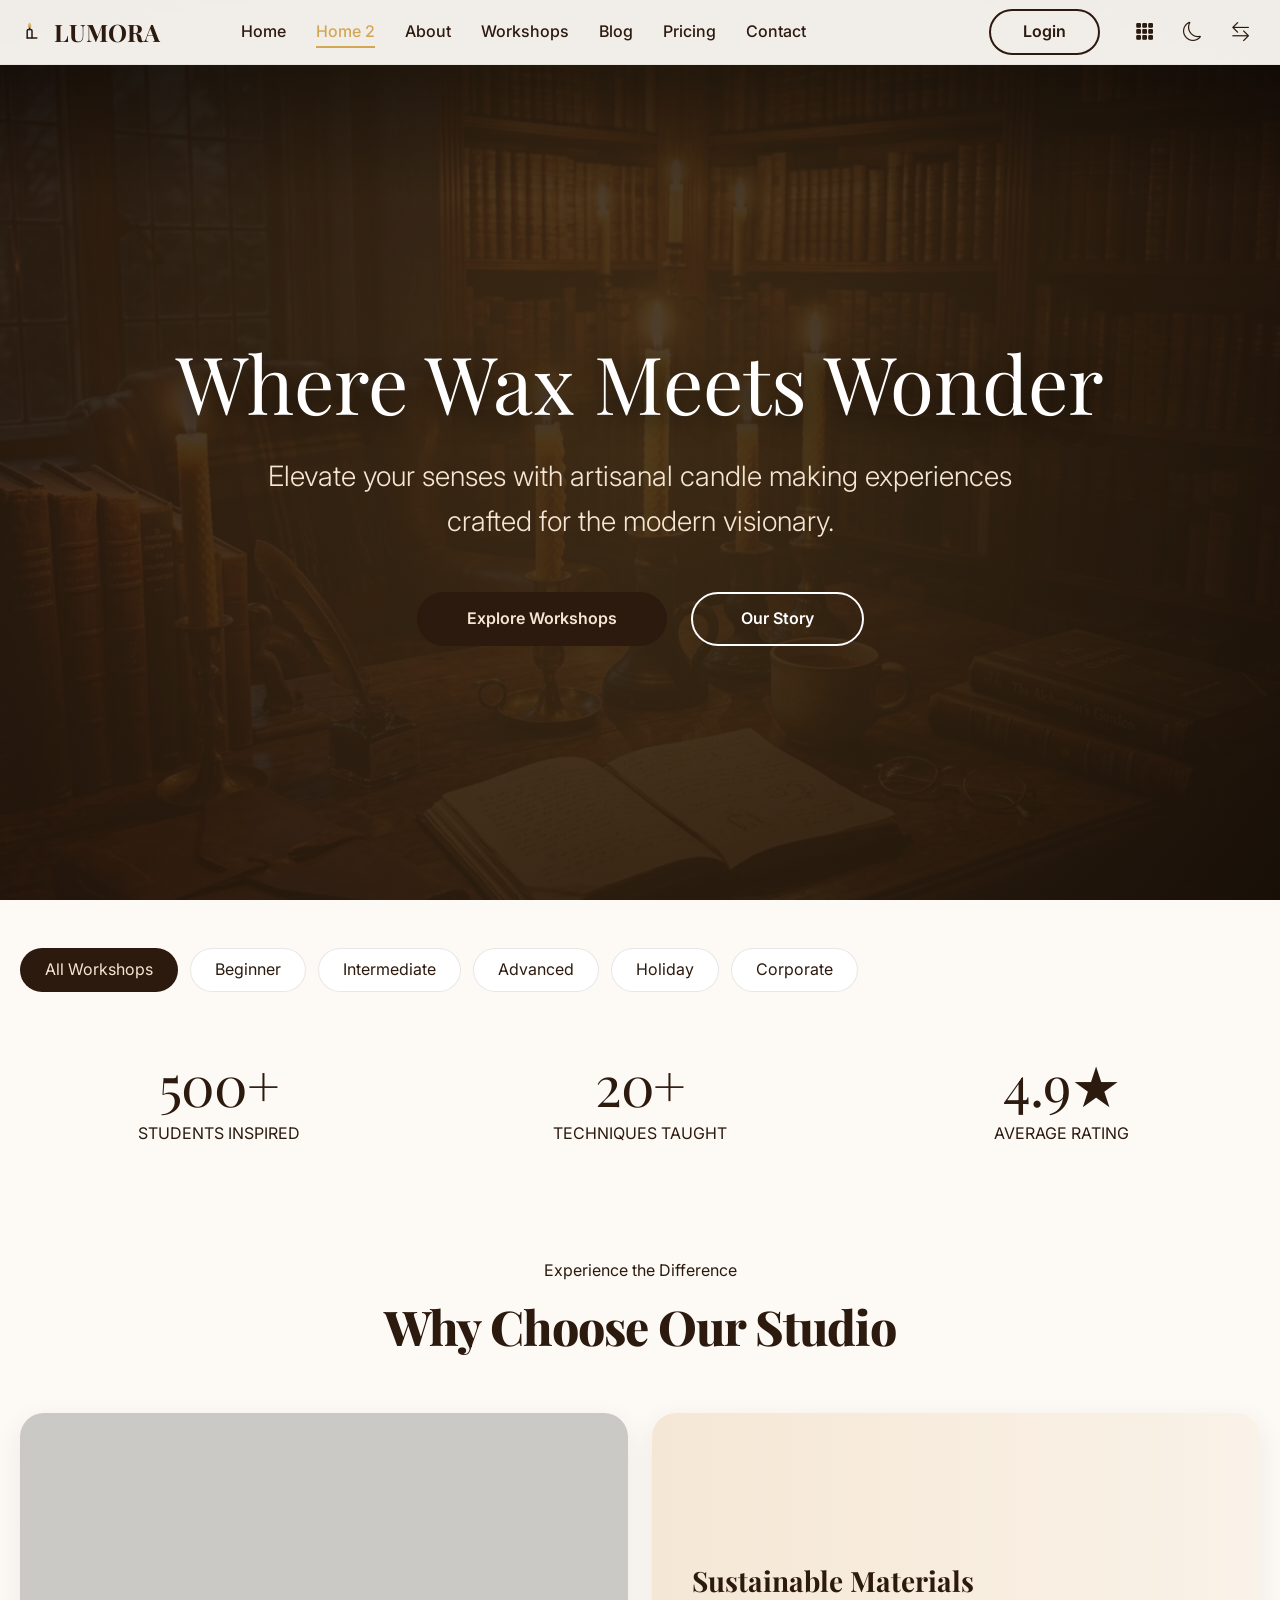
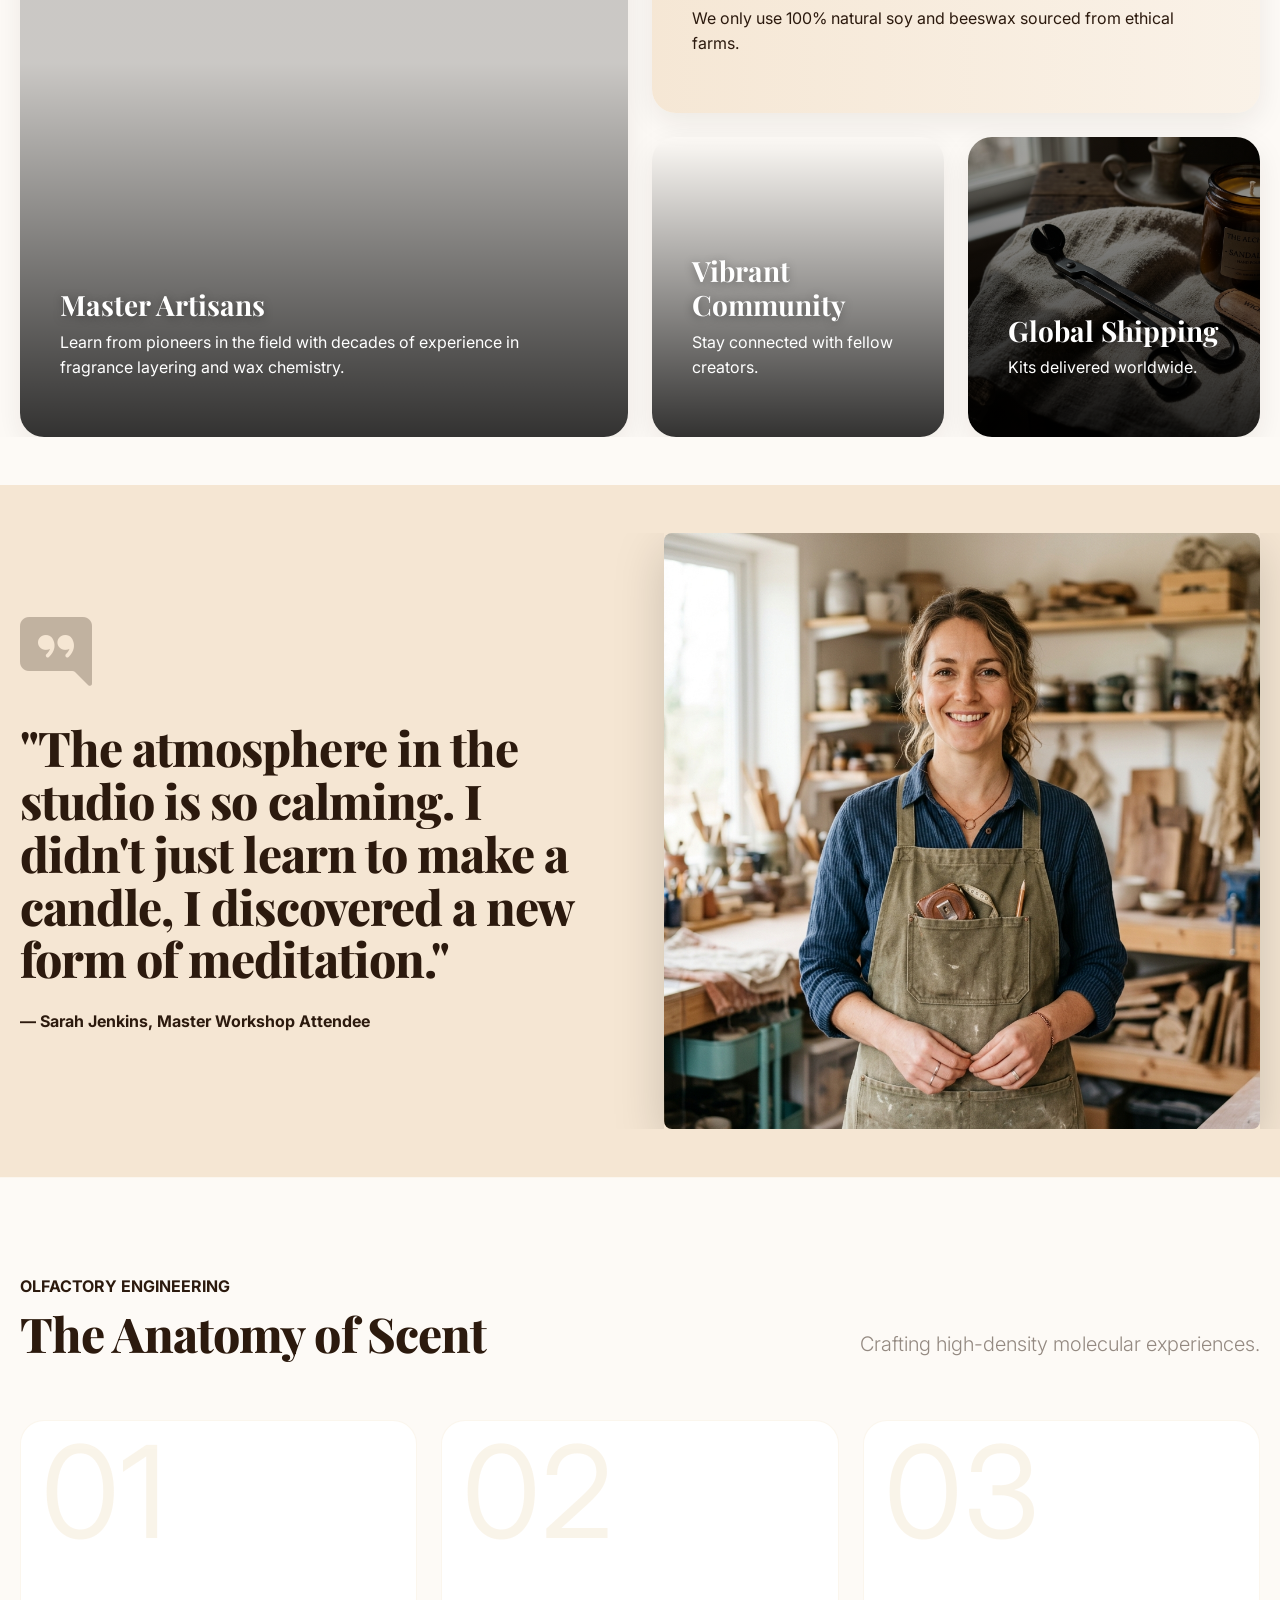
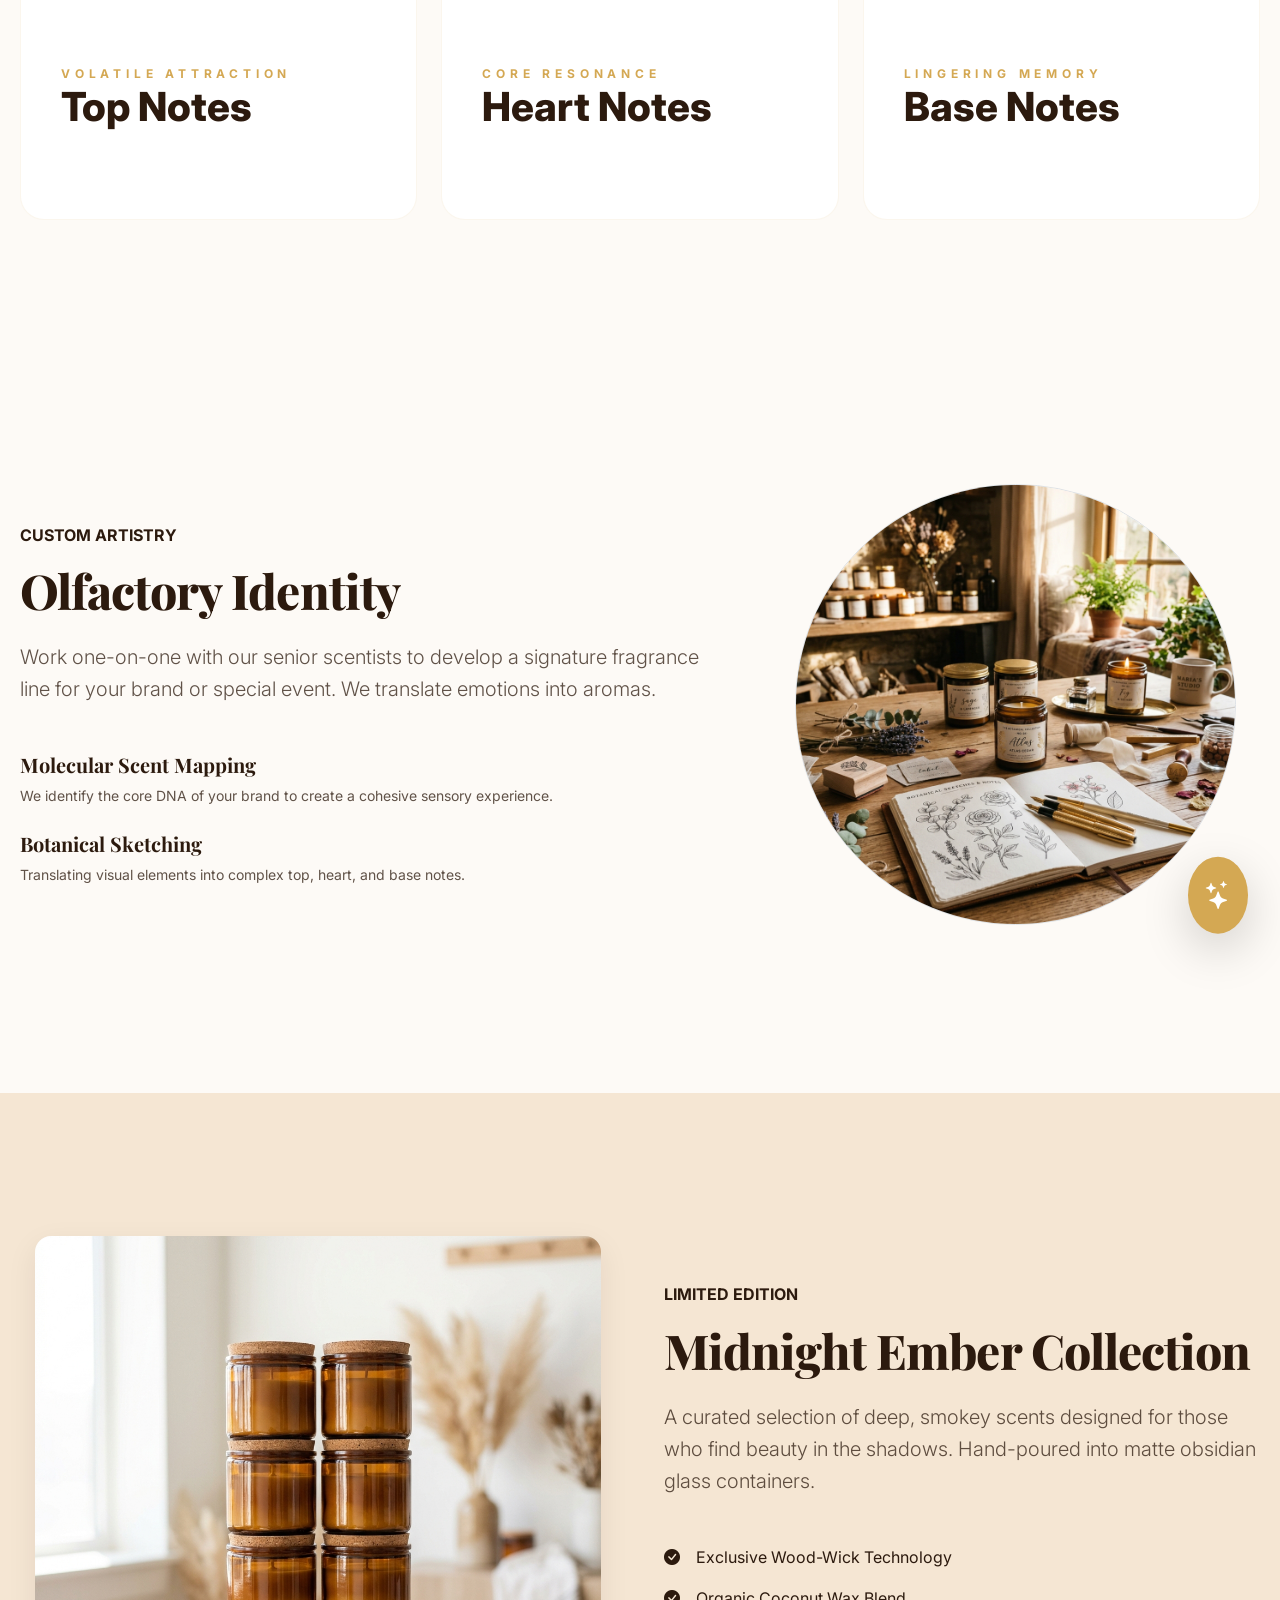
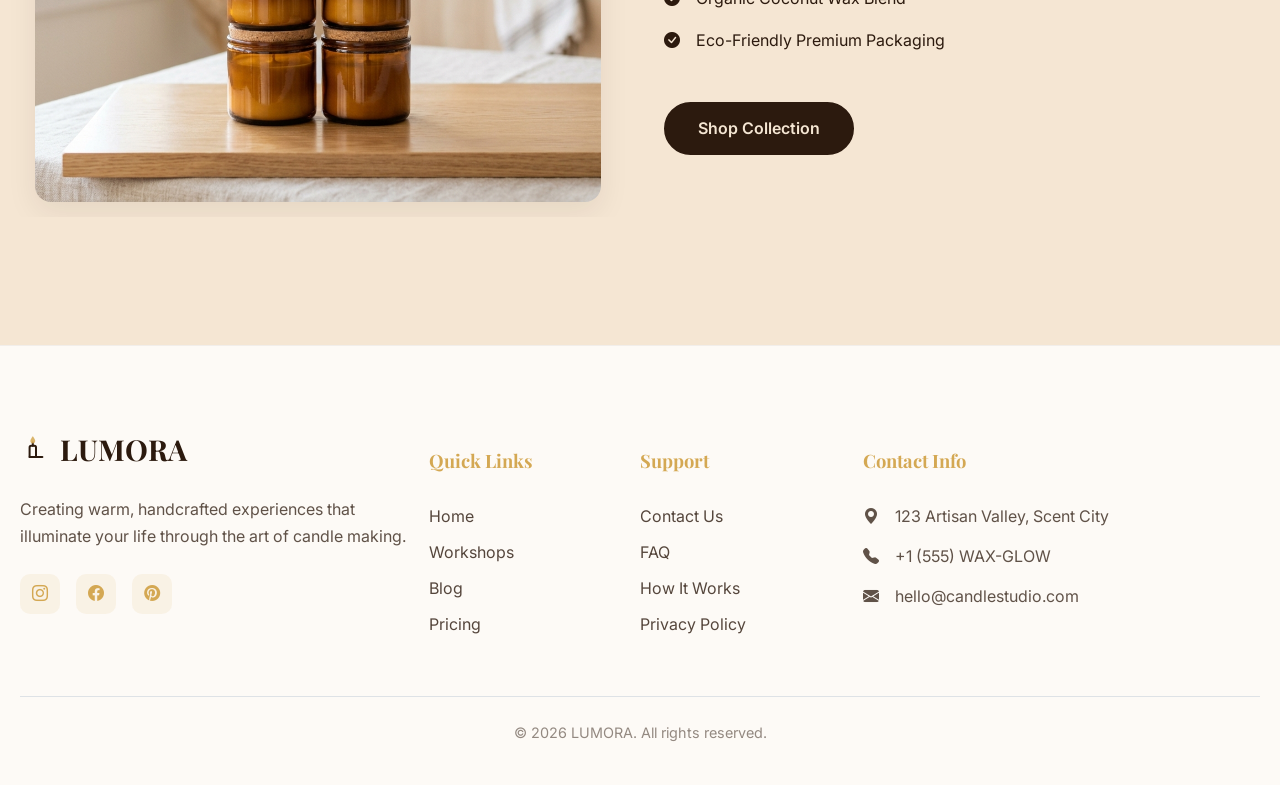
<file: home-2.html>
<!DOCTYPE html>
<html lang="en" dir="ltr" data-theme="light">

<head>
    <meta charset="UTF-8">
    <meta name="viewport" content="width=device-width, initial-scale=1.0">
    <title>Premium Experience | Candle Making Studio</title>
    <link rel="icon" type="image/svg+xml" href="assets/images/favicon.svg">
    <!-- Fonts -->
    <link rel="preconnect" href="https://fonts.googleapis.com">
    <link rel="preconnect" href="https://fonts.gstatic.com" crossorigin>
    <link
        href="https://fonts.googleapis.com/css2?family=Inter:wght@400;500;600;700&family=Playfair+Display:wght@700;800&display=swap"
        rel="stylesheet">
    <!-- CSS -->
    <link href="https://cdn.jsdelivr.net/npm/bootstrap@5.3.0/dist/css/bootstrap.min.css" rel="stylesheet">
    <link rel="stylesheet" href="https://cdn.jsdelivr.net/npm/bootstrap-icons@1.11.1/font/bootstrap-icons.css">
    <link rel="stylesheet" href="assets/css/style.css">
    <link rel="stylesheet" href="assets/css/dark-mode.css">
    <link rel="stylesheet" href="assets/css/rtl.css">
    <style>
        main {
            padding-top: 0 !important;
        }

        .hero-premium {
            min-height: 100vh;
            padding: 80px 0 0 !important; /* Offset for fixed header */
            display: flex;
            align-items: center;
            justify-content: center;
            text-align: center;
            color: #F5E6D3;
            background: 
                linear-gradient(to bottom, rgba(0, 0, 0, 0.7) 0%, transparent 200px),
                linear-gradient(135deg, #2C1A0EDD 0%, #1A1008EE 100%), 
                url('assets/images/blog-1.png');
            background-size: cover;
            background-position: center;
            position: relative;
        }

        [data-theme="light"] .hero-premium h1 {
            color: #FFFFFF;
            text-shadow: 0 8px 22px rgba(0, 0, 0, 0.55);
        }

        .animated-gradient-overlay {
            position: absolute;
            inset: 0;
            background: radial-gradient(circle at 50% 50%, rgba(212, 168, 83, 0.15), transparent);
            animation: flicker 4s infinite ease-in-out;
        }

        .category-chips {
            display: flex;
            gap: 12px;
            overflow-x: auto;
            padding-bottom: 10px;
            scrollbar-width: none;
        }

        .category-chips::-webkit-scrollbar {
            display: none;
        }

        .chip {
            padding: 8px 24px;
            border-radius: 50px;
            border: 1px solid rgba(44, 26, 14, 0.1);
            background: var(--card-bg);
            cursor: pointer;
            white-space: nowrap;
            transition: var(--transition-smooth);
        }

        .chip.active,
        .chip:hover {
            background: var(--primary-color);
            color: var(--secondary-color);
        }

        /* Bento Grid */
        .bento-grid {
            display: grid;
            grid-template-columns: repeat(4, 1fr);
            grid-template-rows: repeat(2, 300px);
            gap: 24px;
        }

        .bento-item {
            border-radius: var(--radius-lg);
            padding: 40px;
            background: var(--card-bg);
            box-shadow: 0 10px 30px var(--card-shadow);
            display: flex;
            flex-direction: column;
            justify-content: flex-end;
            position: relative;
            overflow: hidden;
            transition: var(--transition-smooth);
        }

        .bento-item:hover {
            transform: translateY(-8px);
            /* Lift rather than scale to keep grid stable */
            z-index: 5;
            box-shadow: 0 30px 60px var(--card-shadow);
            border-color: rgba(212, 168, 83, 0.4);
        }

        .bento-1 {
            grid-column: span 2;
            grid-row: span 2;
            background: linear-gradient(to top, rgba(0, 0, 0, 0.8) 0%, rgba(0, 0, 0, 0.2) 60%), url('https://images.unsplash.com/photo-1596433809252-260c2745dfdd?auto=format&fit=crop&q=80&w=800');
            background-size: cover;
            background-position: center;
            color: white !important;
        }

        .bento-2 {
            grid-column: span 2;
            background: linear-gradient(to right, rgba(245, 230, 211, 0.95), rgba(245, 230, 211, 0.4)), url('https://images.unsplash.com/photo-1569600187472-a0d8b8cf606a?q=80&w=2070&auto=format&fit=crop&ixlib=rb-4.1.0&ixid=M3wxMjA3fDB8fDB8MHxwaG90by1wYWdlfHx8fGVufDB8fHx8fA%3D%3D');
            background-size: cover;
            background-position: center;
            color: var(--primary-color);
        }

        .bento-3 {
            grid-column: span 1;
            background: linear-gradient(to top, rgba(0, 0, 0, 0.8), transparent), url('https://images.unsplash.com/photo-1529156069898-49953e39b3ac?auto=format&fit=crop&q=80&w=600');
            background-size: cover;
            background-position: center;
            color: white !important;
            justify-content: flex-end;
        }

        .bento-4 {
            grid-column: span 1;
            background: linear-gradient(to top, rgba(0, 0, 0, 0.85), rgba(0, 0, 0, 0.3)), url('assets/images/product-4.png');
            background-size: cover;
            background-position: center;
            color: white !important;
            justify-content: flex-end;
        }

        [data-theme="light"] .bento-1 h3,
        [data-theme="light"] .bento-3 h3,
        [data-theme="light"] .bento-4 h3 {
            color: #FFFFFF !important;
            text-shadow: 0 2px 10px rgba(0, 0, 0, 0.35);
        }

        [data-theme="dark"] .bento-2 {
            background: linear-gradient(to right, rgba(26, 16, 8, 0.95), rgba(26, 16, 8, 0.4)), url('https://images.unsplash.com/photo-1569600187472-a0d8b8cf606a?q=80&w=2070&auto=format&fit=crop&ixlib=rb-4.1.0&ixid=M3wxMjA3fDB8fDB8MHxwaG90by1wYWdlfHx8fGVufDB8fHx8fA%3D%3D');
            background-size: cover;
            background-position: center;
            color: #F5E6D3;
        }

        [data-theme="dark"] .bento-4 {
            background: linear-gradient(to top, rgba(0, 0, 0, 0.78), rgba(0, 0, 0, 0.28)), url('assets/images/premium-votive.png');
            background-size: cover;
            background-position: center;
        }

        @media (max-width: 991px) {
            .bento-grid {
                grid-template-columns: 1fr 1fr;
                grid-template-rows: auto;
            }

            .bento-1 {
                grid-column: span 2;
                height: 400px;
            }

            .bento-2 {
                grid-column: span 2;
                height: 300px;
            }

            .bento-3,
            .bento-4 {
                grid-column: span 1;
                height: 300px;
            }
        }

        @media (max-width: 575.98px) {
            .bento-3,
            .bento-4 {
                padding: 20px 16px;
            }

            .bento-3 h3 {
                font-size: 1.35rem;
                line-height: 1.1;
            }
        }

        /* NEW SECTIONS FOR HOME 2 */
        .fragrance-architect {
            background: var(--bg-color);
            border-top: 1px solid rgba(44, 26, 14, 0.05);
        }

        .seasonal-highlight {
            padding: 8rem 0;
            background: var(--secondary-color);
            color: var(--primary-color);
            overflow: hidden;
        }

        .highlight-img-wrap {
            position: relative;
            display: block;
            padding: 15px;
            /* Safely containing the hover scale */
            transition: var(--transition-smooth);
        }

        .highlight-img-wrap img {
            position: relative;
            z-index: 2;
            transition: var(--transition-smooth);
            border-radius: var(--radius-lg);
            width: 100%;
            height: auto;
            box-shadow: 0 10px 30px var(--card-shadow);
        }

        .highlight-img-wrap:hover img {
            transform: scale(1.03);
            box-shadow: 0 20px 50px var(--card-shadow);
        }

        /* Redesigned Fragrance Architecture (Compact Grid) */
        .scent-prism-grid {
            display: grid;
            grid-template-columns: repeat(3, 1fr);
            gap: 24px;
            margin-top: 60px;
        }

        .prism-panel {
            background: var(--card-bg);
            padding: 50px 40px;
            border-radius: var(--radius-lg);
            border: 1px solid rgba(212, 168, 83, 0.1);
            position: relative;
            overflow: hidden;
            transition: all 0.5s cubic-bezier(0.23, 1, 0.32, 1);
            display: flex;
            flex-direction: column;
            justify-content: flex-end;
            min-height: 400px;
        }

        .prism-number {
            position: absolute;
            top: 20px;
            left: 20px;
            font-family: var(--font-header);
            font-size: 8rem;
            line-height: 0.8;
            color: var(--accent-gold);
            opacity: 0.12;
            pointer-events: none;
            transition: all 0.6s ease;
        }

        .prism-tag {
            font-size: 0.75rem;
            text-transform: uppercase;
            letter-spacing: 0.4em;
            color: var(--accent-gold);
            font-weight: 700;
            margin-bottom: 1.5rem;
        }

        .prism-title {
            font-family: var(--font-header);
            font-size: 2.5rem;
            font-weight: 800;
            margin-bottom: 1.5rem;
            line-height: 1.1;
            color: inherit !important;
        }

        .prism-desc {
            font-size: 1rem;
            line-height: 1.6;
            opacity: 0;
            transform: translateY(20px);
            transition: all 0.5s ease;
            max-height: 0;
            overflow: hidden;
        }

        /* Interactive States */
        .prism-panel:hover {
            background: var(--primary-color);
            color: var(--secondary-color);
            transform: translateY(-10px);
            border-color: var(--accent-gold);
        }

        .prism-panel:hover .prism-number {
            opacity: 0.3;
            color: var(--secondary-color);
            transform: scale(1.1) rotate(-5deg);
        }

        .prism-panel:hover .prism-tag {
            color: var(--secondary-color);
            opacity: 0.6;
        }

        .prism-panel:hover .prism-desc {
            opacity: 0.9;
            transform: translateY(0);
            max-height: 200px;
            margin-top: 1rem;
        }

        @media (max-width: 991px) {
            .scent-prism-grid { grid-template-columns: 1fr; }
            .prism-panel { min-height: 300px; }
            .prism-desc { opacity: 0.8; max-height: 200px; transform: none; }
        }

        .testimonial-theme-bg {
            background-color: var(--secondary-color);
            transition: background-color 0.5s ease;
        }
    </style>
</head>

<body>
    <!-- Navbar (Same as index) -->
    <!-- Header -->
    <!-- Header -->
    <header class="navbar navbar-expand-xl">
        <div class="container-fluid container-custom">
            <a class="navbar-brand" href="index.html">
                <svg viewBox="0 0 40 40" fill="none" class="flame-icon">
                    <path d="M12 30V18C12 16.8954 12.8954 16 14 16H18C19.1046 16 20 16.8954 20 18V30" stroke="currentColor" stroke-width="2.5" stroke-linecap="round"/>
                    <path d="M12 30H28" stroke="currentColor" stroke-width="2.5" stroke-linecap="round"/>
                    <line x1="16" y1="16" x2="16" y2="12" stroke="currentColor" stroke-width="2.5" stroke-linecap="round"/>
                    <path d="M16 4C16 4 19 7.5 19 10C19 11.6569 17.6569 13 16 13C14.3431 13 13 11.6569 13 10C13 7.5 16 4 16 4Z" fill="var(--accent-gold)">
                        <animate attributeName="opacity" values="0.8;1;0.8" dur="2s" repeatCount="indefinite" />
                    </path>
                </svg>
                LUMORA
            </a>

            <button class="navbar-toggler border-0 p-0" type="button" data-bs-toggle="offcanvas"
                data-bs-target="#offcanvasNavbar" aria-controls="offcanvasNavbar">
                <i class="bi bi-list fs-1" style="color: var(--text-color);"></i>
            </button>

            <div class="offcanvas offcanvas-end" tabindex="-1" id="offcanvasNavbar"
                aria-labelledby="offcanvasNavbarLabel">
                <div class="offcanvas-header">
                    <h5 class="offcanvas-title" id="offcanvasNavbarLabel">Menu</h5>
                    <button type="button" class="btn-close" data-bs-dismiss="offcanvas" aria-label="Close"></button>
                </div>
                <div class="offcanvas-body">
                    <ul class="navbar-nav ms-auto-logical align-items-xl-center">
                        <li class="nav-item"><a class="nav-link" href="index.html">Home</a></li>
                        <li class="nav-item"><a class="nav-link active" href="home-2.html">Home 2</a></li>
                        <li class="nav-item"><a class="nav-link" href="about.html">About</a></li>
                        <li class="nav-item"><a class="nav-link" href="workshops.html">Workshops</a></li>
                        <li class="nav-item"><a class="nav-link" href="blog.html">Blog</a></li>
                        <li class="nav-item"><a class="nav-link" href="pricing.html">Pricing</a></li>
                        <li class="nav-item me-xl-5"><a class="nav-link" href="contact.html">Contact</a></li>
                        <li class="nav-item mt-3 mt-xl-0 mx-xl-2">
                            <a class="btn-studio-secondary py-2" href="login.html">Login</a>
                        </li>
                        <li class="nav-item ms-xl-3 d-flex gap-2 mt-3 mt-xl-0 justify-content-center">
                            <a href="dashboard.html" class="dashboard-btn" title="Dashboard">
                                <i class="bi bi-grid-3x3-gap-fill"></i>
                            </a>
                            <button id="theme-toggle" class="theme-toggle" title="Toggle Theme">
                                <i class="bi bi-moon"></i>
                            </button>
                            <button id="rtl-toggle" class="rtl-toggle" title="Toggle RTL">
                                <i class="bi bi-arrow-left-right"></i>
                            </button>
                        </li>
                    </ul>
                </div>
            </div>
        </div>
    </header>

    <main>
        <!-- Premium Hero -->
        <section class="hero-premium">
            <div class="animated-gradient-overlay"></div>
            <div class="container reveal-on-scroll">
                <h1 class="display-1 fw-800 mb-4">Where Wax Meets Wonder</h1>
                <p class="lead mb-5 fs-3 opacity-90 mx-auto" style="max-width: 800px;">Elevate your senses with
                    artisanal candle making experiences crafted for the modern visionary.</p>
                <div class="d-flex gap-4 justify-content-center">
                    <a href="workshops.html" class="btn-studio-primary btn-lg px-5">Explore Workshops</a>
                    <a href="about.html" class="btn-studio-secondary btn-lg px-5 text-white border-white">Our Story</a>
                </div>
            </div>
        </section>

        <!-- Category Chips -->
        <section class="py-5 bg-light-soft">
            <div class="container-custom">
                <div class="category-chips mb-5 reveal-on-scroll">
                    <div class="chip active">All Workshops</div>
                    <div class="chip">Beginner</div>
                    <div class="chip">Intermediate</div>
                    <div class="chip">Advanced</div>
                    <div class="chip">Holiday</div>
                    <div class="chip">Corporate</div>
                </div>

                <!-- Stats Counter -->
                <div class="row g-4 text-center reveal-on-scroll">
                    <div class="col-md-4">
                        <h2 class="display-4 fw-800 text-gold mb-1">500+</h2>
                        <p class="text-uppercase ls-2">Students Inspired</p>
                    </div>
                    <div class="col-md-4">
                        <h2 class="display-4 fw-800 text-gold mb-1">20+</h2>
                        <p class="text-uppercase ls-2">Techniques Taught</p>
                    </div>
                    <div class="col-md-4">
                        <h2 class="display-4 fw-800 text-gold mb-1">4.9★</h2>
                        <p class="text-uppercase ls-2">Average Rating</p>
                    </div>
                </div>
            </div>
        </section>

        <!-- Bento Grid Section -->
        <section class="py-5">
            <div class="container-custom">
                <div class="section-title reveal-on-scroll">
                    <p>Experience the Difference</p>
                    <h2>Why Choose Our Studio</h2>
                </div>
                <div class="bento-grid">
                    <div class="bento-item bento-1 reveal-on-scroll">
                        <h3>Master Artisans</h3>
                        <p>Learn from pioneers in the field with decades of experience in fragrance layering and wax
                            chemistry.</p>
                    </div>
                    <div class="bento-item bento-2 reveal-on-scroll">
                        <h3>Sustainable Materials</h3>
                        <p>We only use 100% natural soy and beeswax sourced from ethical farms.</p>
                    </div>
                    <div class="bento-item bento-3 reveal-on-scroll">
                        <h3>Vibrant Community</h3>
                        <p>Stay connected with fellow creators.</p>
                    </div>
                    <div class="bento-item bento-4 reveal-on-scroll">
                        <h3>Global Shipping</h3>
                        <p>Kits delivered worldwide.</p>
                    </div>
                </div>
            </div>
        </section>

        <!-- Split Testimonial -->
        <section class="py-5 testimonial-theme-bg">
            <div class="container-custom">
                <div class="row align-items-center g-5">
                    <div class="col-lg-6 reveal-on-scroll">
                        <i class="bi bi-chat-right-quote-fill display-2 text-gold opacity-25 mb-4 d-block"></i>
                        <h2 class="mb-4">&quot;The atmosphere in the studio is so calming. I didn't
                            just learn to make a candle, I discovered a new form of meditation.&quot;</h2>
                        <p class="fw-bold">— Sarah Jenkins, Master Workshop Attendee</p>
                    </div>
                    <div class="col-lg-6 reveal-on-scroll">
                        <div class="image-overlay-glow shadow-lg">
                            <img src="assets/images/avatar-1.png" alt="Sarah Jenkins" class="img-fluid rounded-lg">
                        </div>
                    </div>
                </div>
            </div>
        </section>

        
        <!-- Redesigned Fragrance Architecture (Compact Grid Edition) -->
        <section class="py-5" style="background: var(--bg-color); border-top: 1px solid rgba(212,168,83,0.05);">
            <div class="container-custom py-5">
                <div class="row align-items-end mb-5 reveal-on-scroll">
                    <div class="col-lg-7">
                        <span class="text-gold fw-bold ls-2 mb-2 text-uppercase d-block">Olfactory Engineering</span>
                        <h2 class="mb-0">The Anatomy of <span class="text-gold italic">Scent</span></h2>
                    </div>
                    <div class="col-lg-5 text-lg-end">
                        <p class="lead opacity-50 mb-0">Crafting high-density molecular experiences.</p>
                    </div>
                </div>

                <div class="scent-prism-grid">
                    <!-- Note 01: Top -->
                    <div class="prism-panel reveal-on-scroll">
                        <span class="prism-number">01</span>
                        <div class="position-relative">
                            <span class="prism-tag">Volatile Attraction</span>
                            <h3 class="prism-title">Top Notes</h3>
                            <p class="prism-desc">The ethereal introduction. Designing immediate impact through citrus botanicals and airy florals that define the first light of your aromatic journey.</p>
                        </div>
                    </div>

                    <!-- Note 02: Heart -->
                    <div class="prism-panel reveal-on-scroll" style="transition-delay: 0.1s">
                        <span class="prism-number">02</span>
                        <div class="position-relative">
                            <span class="prism-tag">Core Resonance</span>
                            <h3 class="prism-title">Heart Notes</h3>
                            <p class="prism-desc">The structural soul. As the wax pools, deeper spices and robust florals emerge to anchor the sensory experience in warmth and character.</p>
                        </div>
                    </div>

                    <!-- Note 03: Base -->
                    <div class="prism-panel reveal-on-scroll" style="transition-delay: 0.2s">
                        <span class="prism-number">03</span>
                        <div class="position-relative">
                            <span class="prism-tag">Lingering Memory</span>
                            <h3 class="prism-title">Base Notes</h3>
                            <p class="prism-desc">The profound conclusion. High-density molecules that dwell long after the flame is extinguished, creating a permanent sensory residue.</p>
                        </div>
                    </div>
                </div>
            </div>
        </section>
<!-- MIGRATED SECTION: Custom Artistry -->
        <section class="custom-artistry-section reveal-on-scroll py-5" style="background: var(--bg-color);">
            <div class="container-custom py-5">
                <div class="row align-items-center g-5 py-5">
                    <div class="col-lg-7">
                        <span class="text-gold fw-bold ls-2 mb-3 d-block text-uppercase">Custom Artistry</span>
                        <h2 class="mb-4">Olfactory <span class="text-gold">Identity</span></h2>
                        <p class="lead mb-5 opacity-75">Work one-on-one with our senior scentists to develop a signature
                            fragrance line for your brand or special event. We translate emotions into aromas.</p>

                        <div class="d-flex flex-column gap-4">
                            <div class="consult-feature">
                                <h5 class="fw-bold mb-2">Molecular Scent Mapping</h5>
                                <p class="small mb-0 opacity-75">We identify the core DNA of your brand to create a
                                    cohesive sensory experience.</p>
                            </div>
                            <div class="consult-feature" style="transition-delay: 0.1s">
                                <h5 class="fw-bold mb-2">Botanical Sketching</h5>
                                <p class="small mb-0 opacity-75">Translating visual elements into complex top, heart,
                                    and base notes.</p>
                            </div>
                        </div>
                    </div>
                    <div class="col-lg-5 text-center reveal-on-scroll" style="transition-delay: 0.2s">
                        <div class="position-relative d-inline-block p-4">
                            <img src="assets/images/contact-consultation.png" alt="Design Consultation"
                                class="img-fluid rounded-circle shadow-xl border border-gold border-opacity-25" style="max-width: 100%;">
                            <div class="position-absolute bottom-0 end-0 p-3 rounded-circle shadow-lg d-none d-md-block" style="transform: translate(-20%, -20%); background-color: var(--accent-gold);">
                                <i class="bi bi-stars text-white fs-3"></i>
                            </div>
                        </div>
                    </div>
                </div>
            </div>
        </section>

        <!-- Section 2: Seasonal Highlight -->
        <section class="seasonal-highlight">
            <div class="container-custom">
                <div class="row align-items-center g-5">
                    <div class="col-lg-6 reveal-on-scroll">
                        <div class="highlight-img-wrap">
                            <img src="assets/images/product-3.png" alt="Seasonal Collection"
                                class="img-fluid rounded-4">
                        </div>
                    </div>
                    <div class="col-lg-6 reveal-on-scroll">
                        <p class="text-gold text-uppercase fw-bold ls-2 mb-3">Limited Edition</p>
                        <h2 class="mb-4">Midnight Ember Collection</h2>
                        <p class="lead mb-5 opacity-75">A curated selection of deep, smokey scents designed for those
                            who find beauty in the shadows. Hand-poured into matte obsidian glass containers.</p>
                        <ul class="list-unstyled mb-5">
                            <li class="mb-3 d-flex align-items-center gap-3">
                                <i class="bi bi-check-circle-fill text-gold"></i>
                                <span>Exclusive Wood-Wick Technology</span>
                            </li>
                            <li class="mb-3 d-flex align-items-center gap-3">
                                <i class="bi bi-check-circle-fill text-gold"></i>
                                <span>Organic Coconut Wax Blend</span>
                            </li>
                            <li class="mb-3 d-flex align-items-center gap-3">
                                <i class="bi bi-check-circle-fill text-gold"></i>
                                <span>Eco-Friendly Premium Packaging</span>
                            </li>
                        </ul>
                        <a href="workshops.html" class="btn-studio-primary btn-lg">Shop Collection</a>
                    </div>
                </div>
            </div>
        </section>
    <!-- Footer -->
    <footer>
        <div class="container-custom">
            <div class="row">
                <div class="col-lg-4 col-12 text-center text-lg-start">
                    <a class="footer-logo d-flex align-items-center justify-content-center justify-content-lg-start gap-2 mb-4" href="index.html">
                        <svg viewBox="0 0 40 40" fill="none" class="flame-icon" style="width: 32px; height: 32px;">
                            <path d="M12 30V18C12 16.8954 12.8954 16 14 16H18C19.1046 16 20 16.8954 20 18V30" stroke="currentColor" stroke-width="2.5" stroke-linecap="round"/>
                            <path d="M12 30H28" stroke="currentColor" stroke-width="2.5" stroke-linecap="round"/>
                            <line x1="16" y1="16" x2="16" y2="12" stroke="currentColor" stroke-width="2.5" stroke-linecap="round"/>
                            <path d="M16 4C16 4 19 7.5 19 10C19 11.6569 17.6569 13 16 13C14.3431 13 13 11.6569 13 10C13 7.5 16 4 16 4Z" fill="var(--accent-gold)">
                                <animate attributeName="opacity" values="0.8;1;0.8" dur="2s" repeatCount="indefinite" />
                            </path>
                        </svg>
                        LUMORA
                    </a>
                    <p class="opacity-75">Creating warm, handcrafted experiences that illuminate your life through the art of candle making.</p>
                    <div class="d-flex gap-3 mt-4 justify-content-center justify-content-lg-start">
                        <a href="#" class="footer-social-link"><i class="bi bi-instagram"></i></a>
                        <a href="#" class="footer-social-link"><i class="bi bi-facebook"></i></a>
                        <a href="#" class="footer-social-link"><i class="bi bi-pinterest"></i></a>
                    </div>
                </div>
                <div class="col-lg-2 col-12 footer-links ms-auto-logical text-center text-lg-start mt-5 mt-lg-0">
                    <h5>Quick Links</h5>
                    <ul>
                        <li><a href="index.html">Home</a></li>
                        <li><a href="workshops.html">Workshops</a></li>
                        <li><a href="blog.html">Blog</a></li>
                        <li><a href="pricing.html">Pricing</a></li>
                    </ul>
                </div>
                <div class="col-lg-2 col-12 footer-links text-center text-lg-start mt-5 mt-lg-0">
                    <h5>Support</h5>
                    <ul>
                        <li><a href="contact.html">Contact Us</a></li>
                        <li><a href="#">FAQ</a></li>
                        <li><a href="about.html">How It Works</a></li>
                        <li><a href="#">Privacy Policy</a></li>
                    </ul>
                </div>
                <div class="col-lg-4 col-12 text-center text-lg-start mt-5 mt-lg-0">
                    <h5>Contact Info</h5>
                    <ul class="footer-links list-unstyled">
                        <li class="d-flex gap-3 opacity-75 mb-3 justify-content-center justify-content-lg-start"><i class="bi bi-geo-alt-fill text-gold"></i> 123 Artisan Valley, Scent City</li>
                        <li class="d-flex gap-3 opacity-75 mb-3 justify-content-center justify-content-lg-start"><i class="bi bi-telephone-fill text-gold"></i> +1 (555) WAX-GLOW</li>
                        <li class="d-flex gap-3 opacity-75 mb-3 justify-content-center justify-content-lg-start"><i class="bi bi-envelope-fill text-gold"></i> hello@candlestudio.com</li>
                    </ul>
                </div>
            </div>
            <div class="footer-bottom mt-5 pt-4 border-top">
                <p class="mb-0 opacity-50">&copy; 2026 LUMORA. All rights reserved.</p>
            </div>
        </div>
    </footer>

    <script src="https://cdn.jsdelivr.net/npm/bootstrap@5.3.0/dist/js/bootstrap.bundle.min.js"></script>
    <script src="assets/js/main.js"></script>
</body>

</html>
</file>
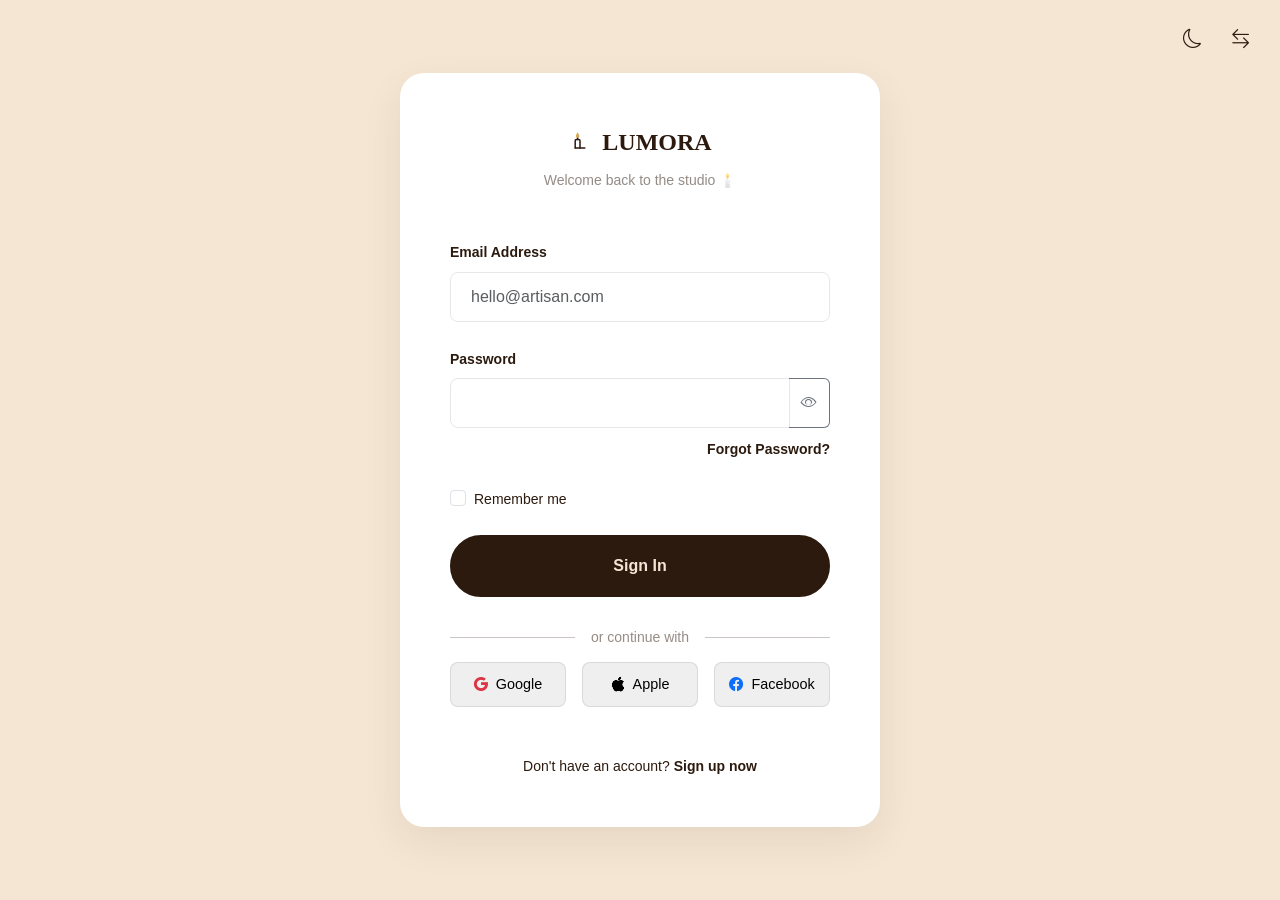
<file: login.html>
<!DOCTYPE html>
<html lang="en" dir="ltr" data-theme="light">
<head>
    <meta charset="UTF-8">
    <meta name="viewport" content="width=device-width, initial-scale=1.0">
    <title>Sign In | Studio Candle</title>
    <link rel="icon" type="image/svg+xml" href="assets/images/favicon.svg">
    <link href="https://cdn.jsdelivr.net/npm/bootstrap@5.3.0/dist/css/bootstrap.min.css" rel="stylesheet">
    <link rel="stylesheet" href="https://cdn.jsdelivr.net/npm/bootstrap-icons@1.11.1/font/bootstrap-icons.css">
    <link rel="stylesheet" href="assets/css/style.css">
    <link rel="stylesheet" href="assets/css/dark-mode.css">
    <link rel="stylesheet" href="assets/css/rtl.css">
    <style>
        body { background: var(--secondary-color); display: flex; align-items: center; justify-content: center; min-height: 100vh; padding: 40px 20px; flex-direction: column; }
        .auth-card { background: var(--card-bg); border-radius: var(--radius-lg); padding: 50px; width: 100%; max-width: 480px; box-shadow: 0 15px 40px var(--card-shadow); position: relative; margin: auto; }
        .auth-toggles { position: fixed; top: 20px; inset-inline-end: 20px; z-index: 1000; }
        .social-btn { border: 1px solid rgba(44, 26, 14, 0.1); border-radius: var(--radius-sm); padding: 10px; flex: 1; display: flex; align-items: center; justify-content: center; gap: 8px; transition: var(--transition-smooth); font-weight: 500; font-size: 0.9rem; }
        .social-btn:hover { background: rgba(44, 26, 14, 0.05); }
        .auth-card a.text-gold:hover { color: #b68d40 !important; text-decoration: underline; text-underline-offset: 3px; }
        .auth-divider-label { background: var(--card-bg); color: rgba(44, 26, 14, 0.5); line-height: 1; }

        @media (max-width: 576px) {
            .auth-card { padding: 30px 20px; margin-top: 40px; }
            .social-btn { font-size: 0.8rem; padding: 8px; }
            .auth-toggles { top: 15px; inset-inline-end: 15px; }
            .auth-card .text-center.mb-5 { padding-top: 10px; }
        }
    </style>
</head>
<body>
    <div class="auth-toggles d-flex gap-2">
        <button id="theme-toggle" class="theme-toggle"><i class="bi bi-moon"></i></button>
        <button id="rtl-toggle" class="rtl-toggle"><i class="bi bi-arrow-left-right"></i></button>
    </div>
    
    <div class="auth-card reveal-on-scroll">

        <div class="text-center mb-5">
            <a href="index.html" class="navbar-brand justify-content-center">
                <svg viewBox="0 0 40 40" fill="none" class="flame-icon">
                    <path d="M12 30V18C12 16.8954 12.8954 16 14 16H18C19.1046 16 20 16.8954 20 18V30" stroke="currentColor" stroke-width="2.5" stroke-linecap="round"/>
                    <path d="M12 30H28" stroke="currentColor" stroke-width="2.5" stroke-linecap="round"/>
                    <line x1="16" y1="16" x2="16" y2="12" stroke="currentColor" stroke-width="2.5" stroke-linecap="round"/>
                    <path d="M16 4C16 4 19 7.5 19 10C19 11.6569 17.6569 13 16 13C14.3431 13 13 11.6569 13 10C13 7.5 16 4 16 4Z" fill="var(--accent-gold)">
                        <animate attributeName="opacity" values="0.8;1;0.8" dur="2s" repeatCount="indefinite" />
                    </path>
                </svg>
                LUMORA
            </a>
            <p class="opacity-50 small mt-2">Welcome back to the studio 🕯️</p>
        </div>

        <form action="dashboard.html">
            <div class="mb-4">
                <label class="form-label fw-bold small">Email Address</label>
                <input type="email" class="form-control" placeholder="hello@artisan.com" required>
            </div>
            <div class="mb-4">
                <label class="form-label fw-bold small mb-2">Password</label>
                <div class="input-group mb-2">
                    <input type="password" class="form-control" required id="passwordInput">
                    <button class="btn btn-outline-secondary border-start-0" type="button" onclick="const p = document.getElementById('passwordInput'); p.type = p.type === 'password' ? 'text' : 'password';"><i class="bi bi-eye"></i></button>
                </div>
                <div class="text-end-logical">
                    <a href="#" class="small text-gold fw-bold">Forgot Password?</a>
                </div>
            </div>

            <div class="form-check mb-4">
                <input class="form-check-input" type="checkbox" id="rememberMe">
                <label class="form-check-label small" for="rememberMe">Remember me</label>
            </div>

            <button type="submit" class="btn-studio-primary w-100 py-3 mb-4">Sign In</button>
        </form>

        <div class="text-center mb-4 position-relative">
            <hr class="opacity-10">
            <span class="position-absolute top-50 start-50 translate-middle px-3 small auth-divider-label">or continue with</span>
        </div>

        <div class="d-flex gap-3 mb-5">
            <button class="social-btn"><i class="bi bi-google text-danger"></i> Google</button>
            <button class="social-btn"><i class="bi bi-apple"></i> Apple</button>
            <button class="social-btn"><i class="bi bi-facebook text-primary"></i> Facebook</button>
        </div>

        <p class="text-center small mb-0">Don't have an account? <a href="signup.html" class="text-gold fw-bold">Sign up now</a></p>
    </div>

    <script src="assets/js/main.js"></script>
    <script>
        // Special logic for auth card reveal
        document.querySelector('.auth-card').classList.add('active');
    </script>
</body>
</html>
</file>
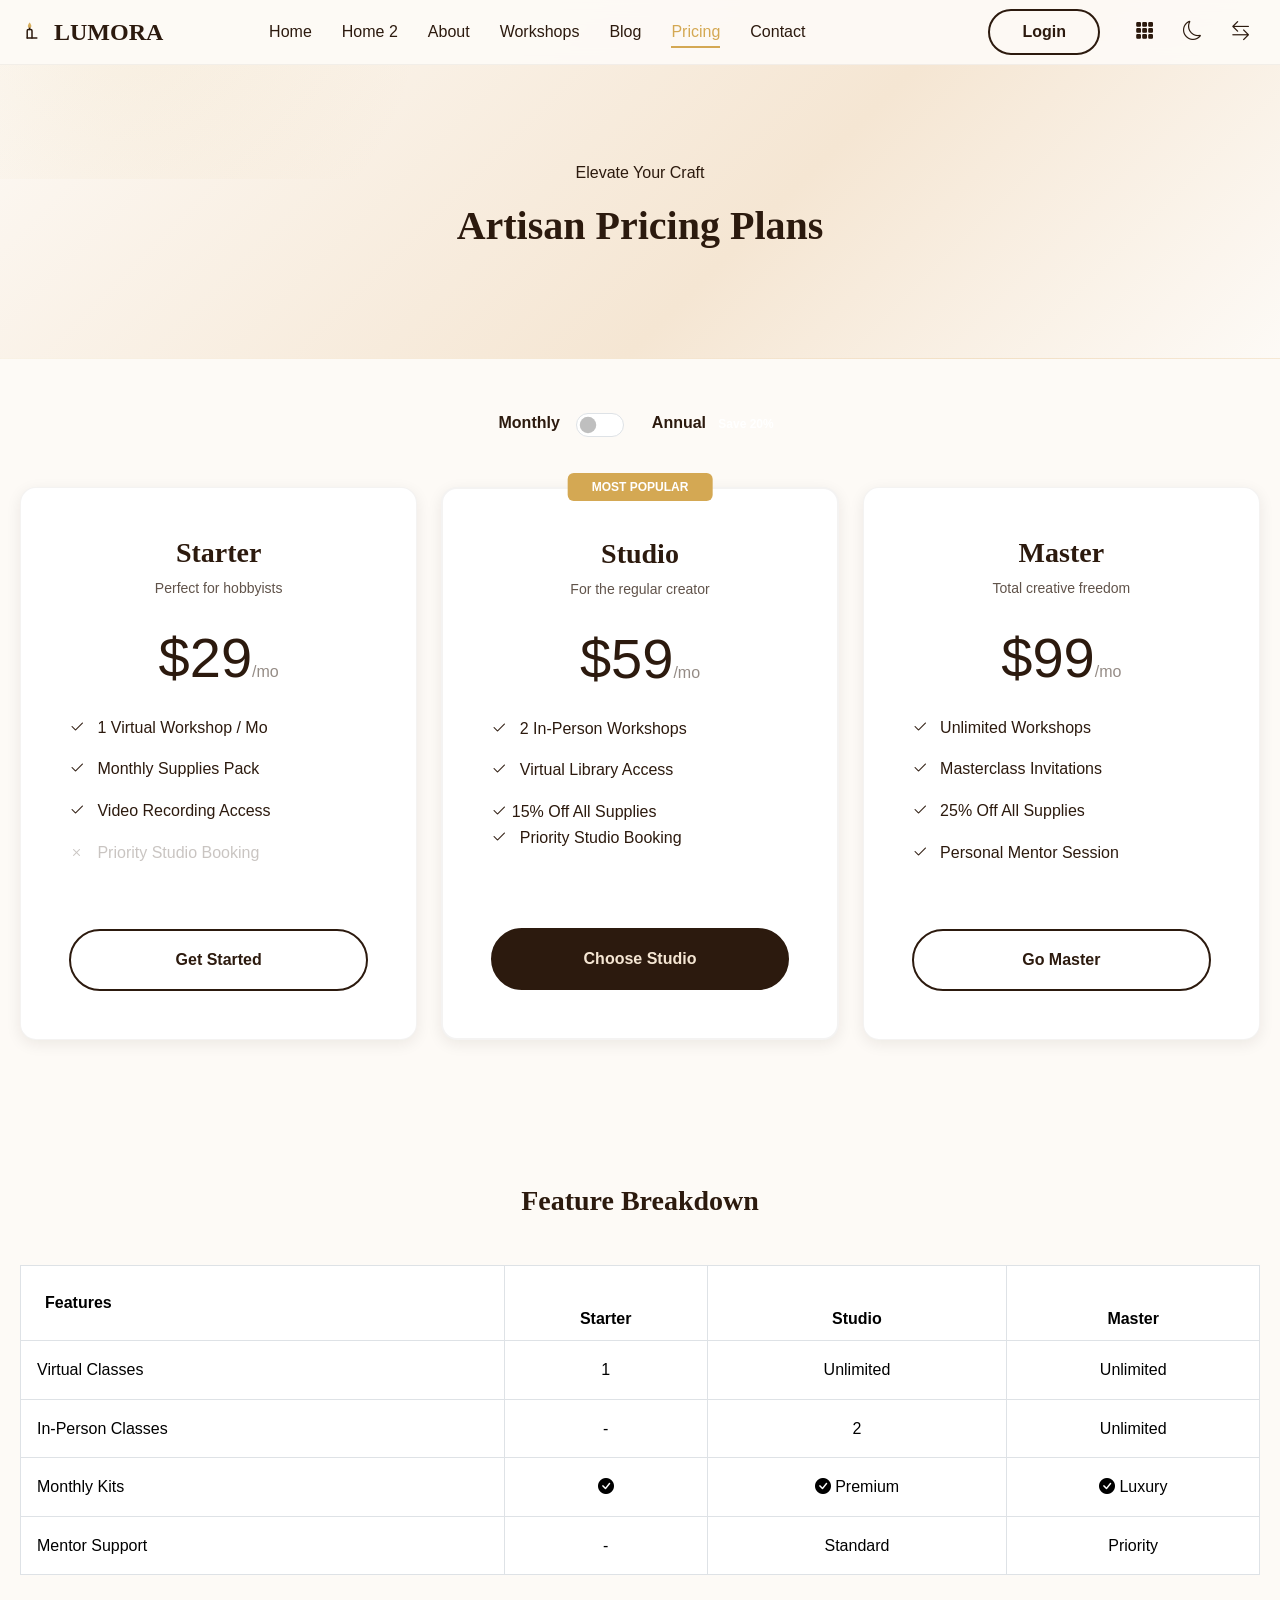
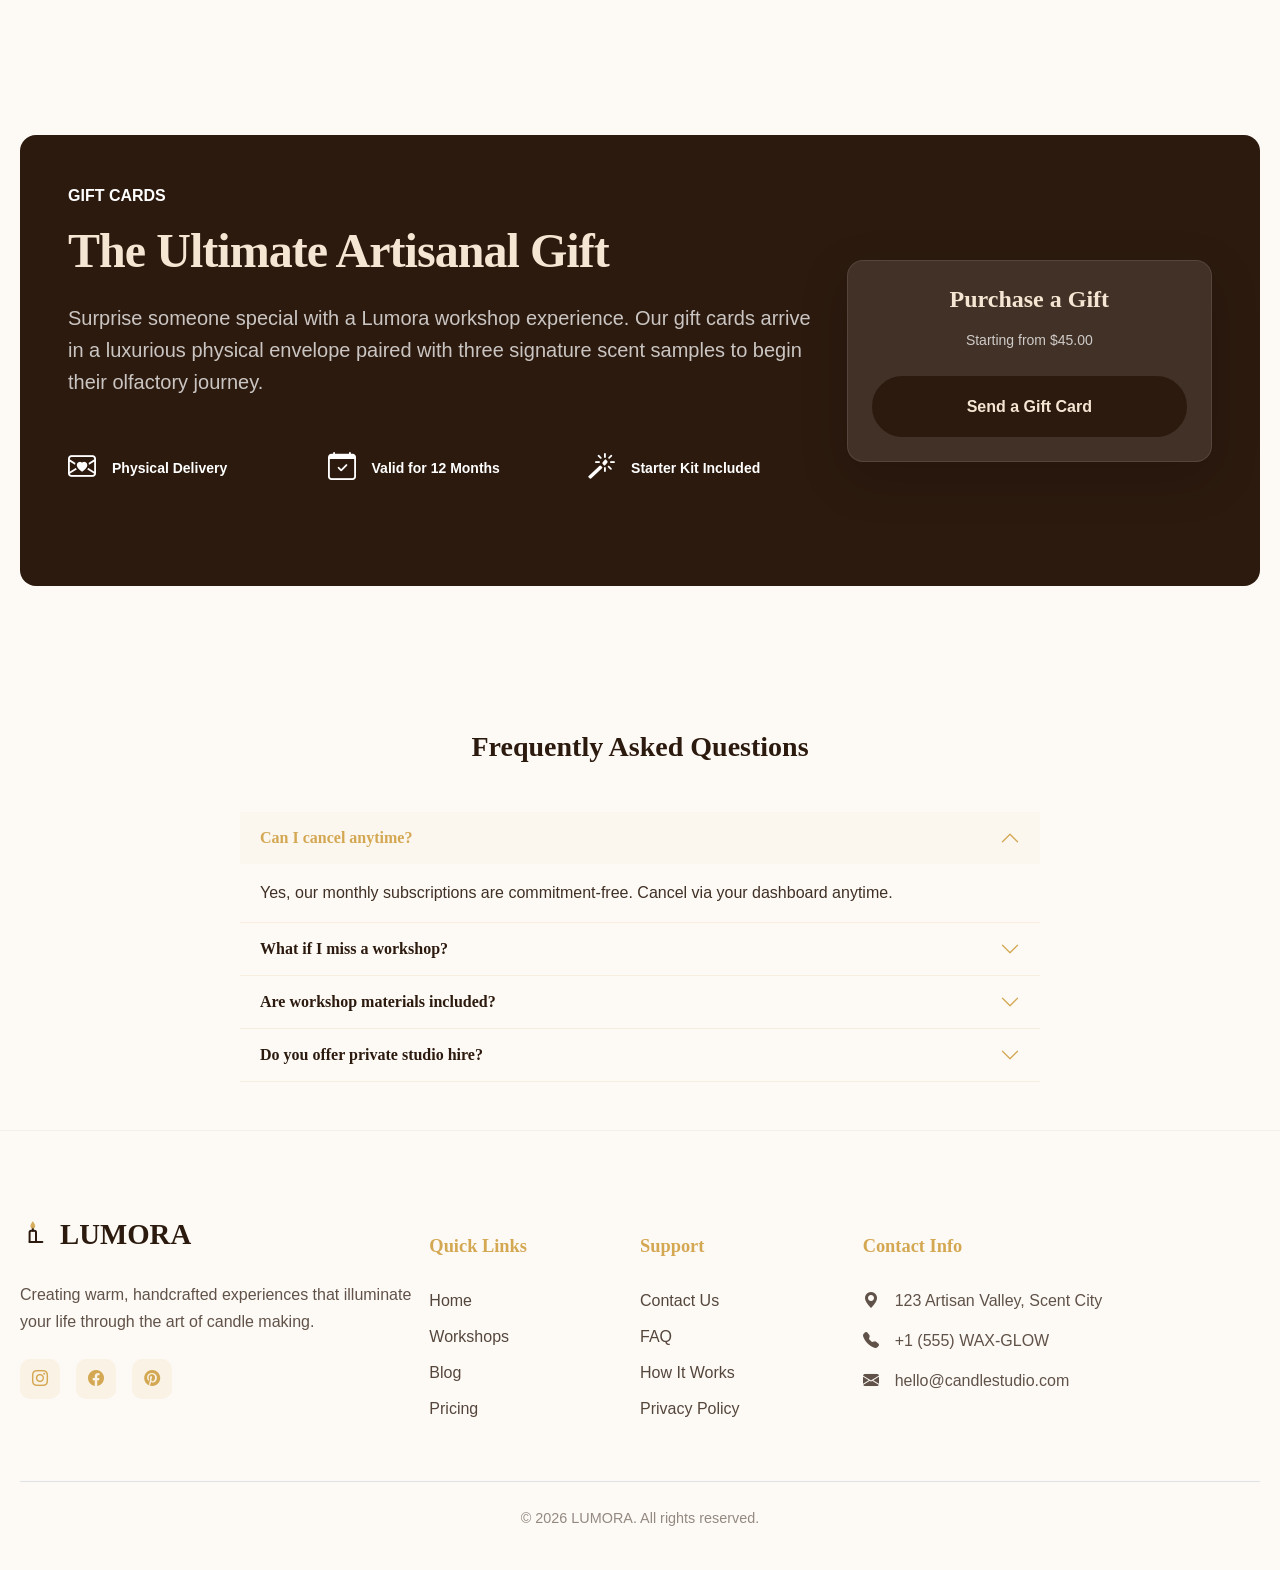
<file: pricing.html>
<!DOCTYPE html>
<html lang="en" dir="ltr" data-theme="light">
<head>
    <meta charset="UTF-8">
    <meta name="viewport" content="width=device-width, initial-scale=1.0, shrink-to-fit=no">
    <title>Pricing Plans | Studio Candle</title>
    <link rel="icon" type="image/svg+xml" href="assets/images/favicon.svg">
    <link href="https://cdn.jsdelivr.net/npm/bootstrap@5.3.0/dist/css/bootstrap.min.css" rel="stylesheet">
    <link rel="stylesheet" href="https://cdn.jsdelivr.net/npm/bootstrap-icons@1.11.1/font/bootstrap-icons.css">
    <link rel="stylesheet" href="assets/css/style.css">
    <link rel="stylesheet" href="assets/css/dark-mode.css">
    <link rel="stylesheet" href="assets/css/rtl.css">
    <style>
        [data-theme="light"] .gift-banner-card h2,
        [data-theme="light"] .gift-banner-card h4 {
            color: #F5E6D3 !important;
        }

        /* FAQ Visibility Fix */
        .accordion-button {
            color: var(--text-color) !important;
            box-shadow: none !important;
            transition: var(--transition-smooth);
        }
        .accordion-button:not(.collapsed) {
            background-color: rgba(212, 168, 83, 0.05) !important;
            color: var(--accent-gold) !important;
        }
        .accordion-button::after {
            background-image: url("data:image/svg+xml,%3csvg xmlns='http://www.w3.org/2000/svg' viewBox='0 0 16 16' fill='%23D4A853'%3e%3cpath fill-rule='evenodd' d='M1.646 4.646a.5.5 0 0 1 .708 0L8 10.293l5.646-5.647a.5.5 0 0 1 .708.708l-6 6a.5.5 0 0 1-.708 0l-6-6a.5.5 0 0 1 0-.708z'/%3e%3c/svg%3e") !important;
        }
        .accordion-item {
            border-bottom: 1px solid rgba(212, 168, 83, 0.15) !important;
        }
        .accordion-body {
            color: var(--text-color) !important;
            opacity: 0.9 !important;
        }
    </style>
</head>
<body>
    <!-- Header -->
    <header class="navbar navbar-expand-xl">
        <div class="container-fluid container-custom">
            <a class="navbar-brand" href="index.html">
                <svg viewBox="0 0 40 40" fill="none" class="flame-icon">
                    <path d="M12 30V18C12 16.8954 12.8954 16 14 16H18C19.1046 16 20 16.8954 20 18V30" stroke="currentColor" stroke-width="2.5" stroke-linecap="round"/>
                    <path d="M12 30H28" stroke="currentColor" stroke-width="2.5" stroke-linecap="round"/>
                    <line x1="16" y1="16" x2="16" y2="12" stroke="currentColor" stroke-width="2.5" stroke-linecap="round"/>
                    <path d="M16 4C16 4 19 7.5 19 10C19 11.6569 17.6569 13 16 13C14.3431 13 13 11.6569 13 10C13 7.5 16 4 16 4Z" fill="var(--accent-gold)">
                        <animate attributeName="opacity" values="0.8;1;0.8" dur="2s" repeatCount="indefinite" />
                    </path>
                </svg>
                LUMORA
            </a>
            
            <button class="navbar-toggler border-0 p-0" type="button" data-bs-toggle="offcanvas" data-bs-target="#offcanvasNavbar" aria-controls="offcanvasNavbar">
                <i class="bi bi-list fs-1" style="color: var(--text-color);"></i>
            </button>

            <div class="offcanvas offcanvas-end" tabindex="-1" id="offcanvasNavbar" aria-labelledby="offcanvasNavbarLabel">
                <div class="offcanvas-header">
                    <h5 class="offcanvas-title" id="offcanvasNavbarLabel">Menu</h5>
                    <button type="button" class="btn-close" data-bs-dismiss="offcanvas" aria-label="Close"></button>
                </div>
                <div class="offcanvas-body">
                    <ul class="navbar-nav ms-auto-logical align-items-xl-center">
                        <li class="nav-item"><a class="nav-link" href="index.html">Home</a></li>
                        <li class="nav-item"><a class="nav-link" href="home-2.html">Home 2</a></li>
                        <li class="nav-item"><a class="nav-link" href="about.html">About</a></li>
                        <li class="nav-item"><a class="nav-link" href="workshops.html">Workshops</a></li>
                        <li class="nav-item"><a class="nav-link" href="blog.html">Blog</a></li>
                        <li class="nav-item"><a class="nav-link active" href="pricing.html">Pricing</a></li>
                        <li class="nav-item me-xl-5"><a class="nav-link" href="contact.html">Contact</a></li>
                        <li class="nav-item mt-3 mt-xl-0 mx-xl-2">
                            <a class="btn-studio-secondary py-2" href="login.html">Login</a>
                        </li>
                        <li class="nav-item ms-xl-3 d-flex gap-2 mt-3 mt-xl-0 justify-content-center">
                            <a href="dashboard.html" class="dashboard-btn" title="Dashboard">
                                <i class="bi bi-grid-3x3-gap-fill"></i>
                            </a>
                            <button id="theme-toggle" class="theme-toggle" title="Toggle Theme">
                                <i class="bi bi-moon"></i>
                            </button>
                            <button id="rtl-toggle" class="rtl-toggle" title="Toggle RTL">
                                <i class="bi bi-arrow-left-right"></i>
                            </button>
                        </li>
                    </ul>
                </div>
            </div>
        </div>
    </header>

    <section class="page-hero mb-5">
        <div class="container-custom">
            <div class="section-title reveal-on-scroll">
                <p>Elevate Your Craft</p>
                <h1>Artisan Pricing Plans</h1>
            </div>
        </div>
    </section>

    <main class="container-custom py-0">

        <!-- Monthly / Annual Toggle -->
        <div class="d-flex justify-content-center align-items-center gap-3 mb-5 reveal-on-scroll">
            <span class="fw-bold">Monthly</span>
            <div class="form-check form-switch fs-4">
                <input class="form-check-input" type="checkbox" id="pricingToggle">
            </div>
            <span class="fw-bold">Annual <span class="badge bg-gold text-white small">Save 20%</span></span>
        </div>

        <div class="row g-4 mb-5 pb-5">
            <!-- Starter -->
            <div class="col-lg-4 reveal-on-scroll">
                <div class="workshop-card h-100 p-5 text-center d-flex flex-column">
                    <h3 class="mb-2">Starter</h3>
                    <p class="opacity-75 small mb-4">Perfect for hobbyists</p>
                    <div class="display-4 fw-800 mb-4 text-gold">$<span class="price-amount" data-monthly="29" data-annual="24">29</span><span class="fs-6 opacity-50">/mo</span></div>
                    <ul class="list-unstyled text-start mb-5 flex-grow-1">
                        <li class="mb-3"><i class="bi bi-check2 text-gold me-2"></i> 1 Virtual Workshop / Mo</li>
                        <li class="mb-3"><i class="bi bi-check2 text-gold me-2"></i> Monthly Supplies Pack</li>
                        <li class="mb-3"><i class="bi bi-check2 text-gold me-2"></i> Video Recording Access</li>
                        <li class="mb-3 opacity-25"><i class="bi bi-x text-gold me-2"></i> Priority Studio Booking</li>
                    </ul>
                    <a href="signup.html" class="btn-studio-secondary w-100 py-3">Get Started</a>
                </div>
            </div>
            <!-- Studio (Popular) -->
            <div class="col-lg-4 reveal-on-scroll" style="transition-delay: 0.1s">
                <div class="workshop-card h-100 p-5 text-center border-gold d-flex flex-column" style="border-width: 2px;">
                    <span class="badge text-white position-absolute top-0 start-50 translate-middle px-4 py-2" style="background-color: var(--accent-gold); z-index: 1;">MOST POPULAR</span>
                    <h3 class="mb-2">Studio</h3>
                    <p class="opacity-75 small mb-4">For the regular creator</p>
                    <div class="display-4 fw-800 mb-4 text-gold">$<span class="price-amount" data-monthly="59" data-annual="49">59</span><span class="fs-6 opacity-50">/mo</span></div>
                    <ul class="list-unstyled text-start mb-5 flex-grow-1">
                        <li class="mb-3"><i class="bi bi-check2 text-gold me-2"></i> 2 In-Person Workshops</li>
                        <li class="mb-3"><i class="bi bi-check2 text-gold me-2"></i> Virtual Library Access</li>
                        <li class="bi bi-check2 text-gold me-2"></i> 15% Off All Supplies</li>
                        <li class="mb-3"><i class="bi bi-check2 text-gold me-2"></i> Priority Studio Booking</li>
                    </ul>
                    <a href="signup.html" class="btn-studio-primary w-100 py-3">Choose Studio</a>
                </div>
            </div>
            <!-- Master -->
            <div class="col-lg-4 reveal-on-scroll" style="transition-delay: 0.2s">
                <div class="workshop-card h-100 p-5 text-center d-flex flex-column">
                    <h3 class="mb-2">Master</h3>
                    <p class="opacity-75 small mb-4">Total creative freedom</p>
                    <div class="display-4 fw-800 mb-4 text-gold">$<span class="price-amount" data-monthly="99" data-annual="79">99</span><span class="fs-6 opacity-50">/mo</span></div>
                    <ul class="list-unstyled text-start mb-5 flex-grow-1">
                        <li class="mb-3"><i class="bi bi-check2 text-gold me-2"></i> Unlimited Workshops</li>
                        <li class="mb-3"><i class="bi bi-check2 text-gold me-2"></i> Masterclass Invitations</li>
                        <li class="mb-3"><i class="bi bi-check2 text-gold me-2"></i> 25% Off All Supplies</li>
                        <li class="mb-3"><i class="bi bi-check2 text-gold me-2"></i> Personal Mentor Session</li>
                    </ul>
                    <a href="signup.html" class="btn-studio-secondary w-100 py-3">Go Master</a>
                </div>
            </div>
        </div>

        <!-- Comparison Table -->
        <div class="py-5 reveal-on-scroll">
            <h3 class="text-center mb-5">Feature Breakdown</h3>
            <div class="table-responsive">
                <table class="table table-bordered text-center align-middle">
                    <thead class="bg-secondary">
                        <tr>
                            <th class="text-start p-4">Features</th>
                            <th>Starter</th>
                            <th>Studio</th>
                            <th>Master</th>
                        </tr>
                    </thead>
                    <tbody>
                        <tr><td class="text-start p-3">Virtual Classes</td><td>1</td><td>Unlimited</td><td>Unlimited</td></tr>
                        <tr><td class="text-start p-3">In-Person Classes</td><td>-</td><td>2</td><td>Unlimited</td></tr>
                        <tr><td class="text-start p-3">Monthly Kits</td><td><i class="bi bi-check-circle-fill text-gold"></i></td><td><i class="bi bi-check-circle-fill text-gold"></i> Premium</td><td><i class="bi bi-check-circle-fill text-gold"></i> Luxury</td></tr>
                        <tr><td class="text-start p-3">Mentor Support</td><td>-</td><td>Standard</td><td>Priority</td></tr>
                    </tbody>
                </table>
            </div>
        </div>
        
        <!-- NEW UNIQUE SECTION: Gift memberships -->
        <section class="py-5 my-5 reveal-on-scroll">
            <div class="gift-banner-card text-white p-5 rounded-4 border-0 position-relative overflow-hidden" style="background: #2C1A0E;">
                <div class="row align-items-center position-relative" style="z-index: 1;">
                    <div class="col-lg-8">
                        <span class="text-gold fw-bold mb-3 d-block text-uppercase ls-2">GIFT CARDS</span>
                        <h2 class="mb-4">The Ultimate <span class="text-gold">Artisanal</span> Gift</h2>
                        <p class="lead opacity-75 mb-5">Surprise someone special with a Lumora workshop experience. Our gift cards arrive in a luxurious physical envelope paired with three signature scent samples to begin their olfactory journey.</p>
                        <div class="row g-4 mb-5">
                            <div class="col-md-4">
                                <div class="d-flex align-items-center gap-3">
                                    <i class="bi bi-envelope-heart fs-3 text-gold"></i>
                                    <span class="small fw-bold">Physical Delivery</span>
                                </div>
                            </div>
                            <div class="col-md-4">
                                <div class="d-flex align-items-center gap-3">
                                    <i class="bi bi-calendar-check fs-3 text-gold"></i>
                                    <span class="small fw-bold">Valid for 12 Months</span>
                                </div>
                            </div>
                            <div class="col-md-4">
                                <div class="d-flex align-items-center gap-3">
                                    <i class="bi bi-magic fs-3 text-gold"></i>
                                    <span class="small fw-bold">Starter Kit Included</span>
                                </div>
                            </div>
                        </div>
                    </div>
                    <div class="col-lg-4 text-center">
                        <div class="p-4 bg-white bg-opacity-10 rounded-4 border border-light border-opacity-10 backdrop-blur shadow-lg">
                            <h4 class="mb-3">Purchase a Gift</h4>
                            <p class="small opacity-75 mb-4">Starting from $45.00</p>
                            <a href="#" class="btn-studio-primary w-100 py-3">Send a Gift Card</a>
                        </div>
                    </div>
                </div>
            </div>
        </section>

        <!-- FAQ -->
        <section class="py-5 reveal-on-scroll">
           <h3 class="text-center mb-5">Frequently Asked Questions</h3>
           <div class="accordion accordion-flush mx-auto" id="faqAccordion" style="max-width: 800px;">
                <div class="accordion-item bg-transparent">
                  <h2 class="accordion-header"><button class="accordion-button bg-transparent fw-bold" type="button" data-bs-toggle="collapse" data-bs-target="#q1">Can I cancel anytime?</button></h2>
                  <div id="q1" class="accordion-collapse collapse show"><div class="accordion-body opacity-75">Yes, our monthly subscriptions are commitment-free. Cancel via your dashboard anytime.</div></div>
                </div>
                 <div class="accordion-item bg-transparent">
                  <h2 class="accordion-header"><button class="accordion-button collapsed bg-transparent fw-bold" type="button" data-bs-toggle="collapse" data-bs-target="#q2">What if I miss a workshop?</button></h2>
                  <div id="q2" class="accordion-collapse collapse"><div class="accordion-body opacity-75">Recordings are posted to the dashboard within 24 hours of the live session.</div></div>
                </div>
                <div class="accordion-item bg-transparent">
                  <h2 class="accordion-header"><button class="accordion-button collapsed bg-transparent fw-bold" type="button" data-bs-toggle="collapse" data-bs-target="#q3">Are workshop materials included?</button></h2>
                  <div id="q3" class="accordion-collapse collapse"><div class="accordion-body opacity-75">Absolutely. All premium waxes, wicks, and scent oils required for the class are provided in-studio or delivered in your monthly kit.</div></div>
                </div>
                <div class="accordion-item bg-transparent">
                  <h2 class="accordion-header"><button class="accordion-button collapsed bg-transparent fw-bold" type="button" data-bs-toggle="collapse" data-bs-target="#q4">Do you offer private studio hire?</button></h2>
                  <div id="q4" class="accordion-collapse collapse"><div class="accordion-body opacity-75">Yes, our creative sanctuary is available for private events. Please visit our Contact page to enquire about custom packages.</div></div>
                </div>
           </div>
        </section>
    </main>

    <!-- Footer -->
    <footer>
        <div class="container-custom">
            <div class="row">
                <div class="col-lg-4 col-12 text-center text-lg-start">
                    <a class="footer-logo d-flex align-items-center justify-content-center justify-content-lg-start gap-2 mb-4" href="index.html">
                        <svg viewBox="0 0 40 40" fill="none" class="flame-icon" style="width: 32px; height: 32px;">
                            <path d="M12 30V18C12 16.8954 12.8954 16 14 16H18C19.1046 16 20 16.8954 20 18V30" stroke="currentColor" stroke-width="2.5" stroke-linecap="round"/>
                            <path d="M12 30H28" stroke="currentColor" stroke-width="2.5" stroke-linecap="round"/>
                            <line x1="16" y1="16" x2="16" y2="12" stroke="currentColor" stroke-width="2.5" stroke-linecap="round"/>
                            <path d="M16 4C16 4 19 7.5 19 10C19 11.6569 17.6569 13 16 13C14.3431 13 13 11.6569 13 10C13 7.5 16 4 16 4Z" fill="var(--accent-gold)">
                                <animate attributeName="opacity" values="0.8;1;0.8" dur="2s" repeatCount="indefinite" />
                            </path>
                        </svg>
                        LUMORA
                    </a>
                    <p class="opacity-75">Creating warm, handcrafted experiences that illuminate your life through the art of candle making.</p>
                    <div class="d-flex gap-3 mt-4 justify-content-center justify-content-lg-start">
                        <a href="#" class="footer-social-link"><i class="bi bi-instagram"></i></a>
                        <a href="#" class="footer-social-link"><i class="bi bi-facebook"></i></a>
                        <a href="#" class="footer-social-link"><i class="bi bi-pinterest"></i></a>
                    </div>
                </div>
                <div class="col-lg-2 col-12 footer-links ms-auto-logical text-center text-lg-start mt-5 mt-lg-0">
                    <h5>Quick Links</h5>
                    <ul>
                        <li><a href="index.html">Home</a></li>
                        <li><a href="workshops.html">Workshops</a></li>
                        <li><a href="blog.html">Blog</a></li>
                        <li><a href="pricing.html">Pricing</a></li>
                    </ul>
                </div>
                <div class="col-lg-2 col-12 footer-links text-center text-lg-start mt-5 mt-lg-0">
                    <h5>Support</h5>
                    <ul>
                        <li><a href="contact.html">Contact Us</a></li>
                        <li><a href="#">FAQ</a></li>
                        <li><a href="about.html">How It Works</a></li>
                        <li><a href="#">Privacy Policy</a></li>
                    </ul>
                </div>
                <div class="col-lg-4 col-12 text-center text-lg-start mt-5 mt-lg-0">
                    <h5>Contact Info</h5>
                    <ul class="footer-links list-unstyled">
                        <li class="d-flex gap-3 opacity-75 mb-3 justify-content-center justify-content-lg-start"><i class="bi bi-geo-alt-fill text-gold"></i> 123 Artisan Valley, Scent City</li>
                        <li class="d-flex gap-3 opacity-75 mb-3 justify-content-center justify-content-lg-start"><i class="bi bi-telephone-fill text-gold"></i> +1 (555) WAX-GLOW</li>
                        <li class="d-flex gap-3 opacity-75 mb-3 justify-content-center justify-content-lg-start"><i class="bi bi-envelope-fill text-gold"></i> hello@candlestudio.com</li>
                    </ul>
                </div>
            </div>
            <div class="footer-bottom mt-5 pt-4 border-top">
                <p class="mb-0 opacity-50">&copy; 2026 LUMORA. All rights reserved.</p>
            </div>
        </div>
    </footer>

    <!-- Back to Top -->
    <a href="#" class="back-to-top" id="backToTop">
        <i class="bi bi-arrow-up"></i>
    </a>
    <script src="https://cdn.jsdelivr.net/npm/bootstrap@5.3.0/dist/js/bootstrap.bundle.min.js"></script>
    <script src="assets/js/main.js"></script>
</body>
</html>
</file>
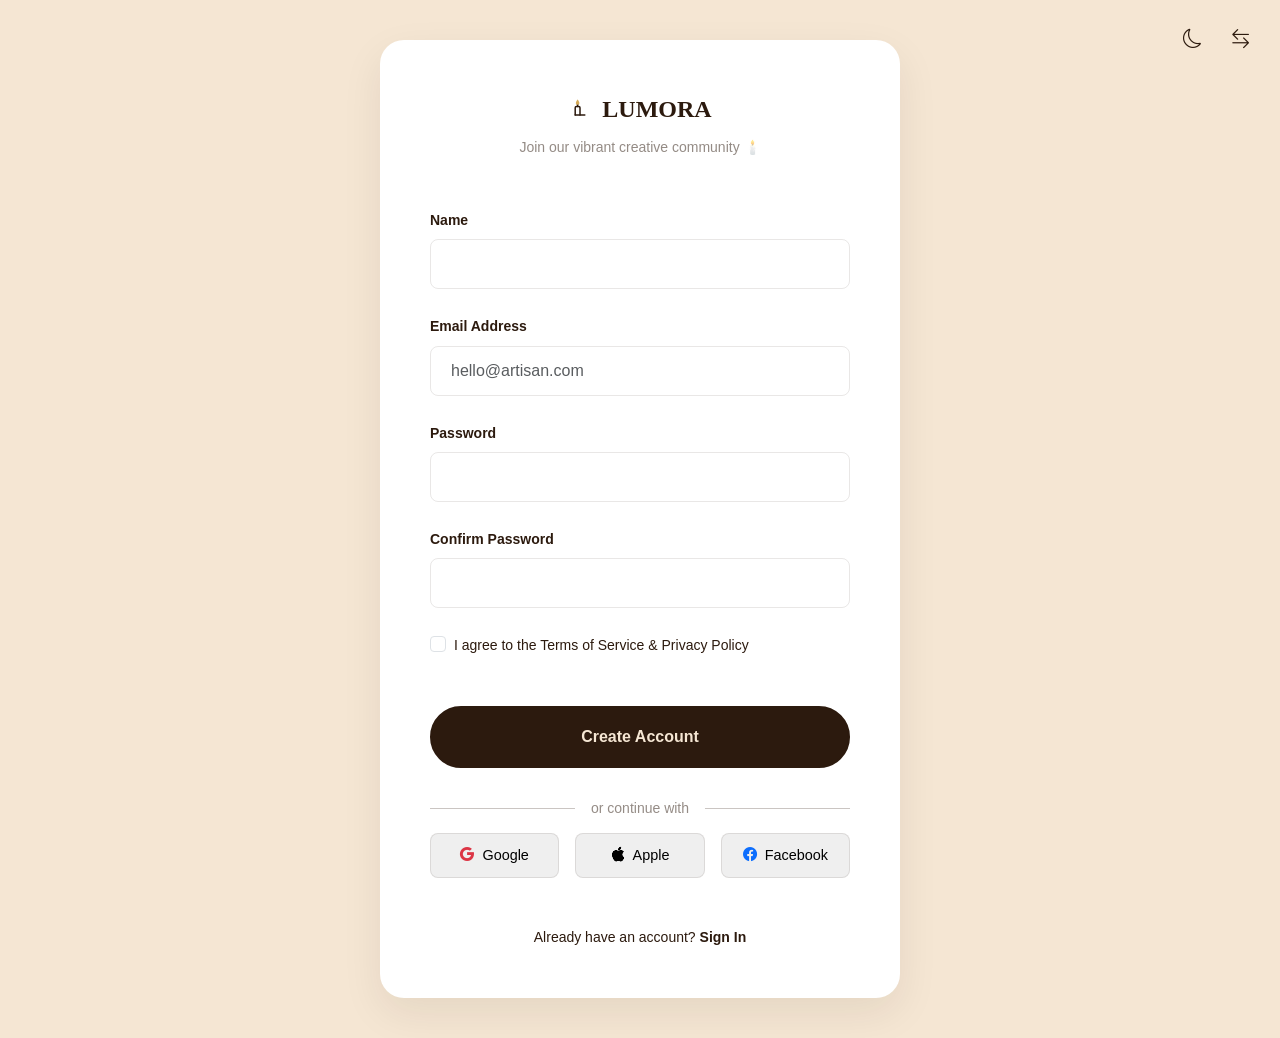
<file: signup.html>
<!DOCTYPE html>
<html lang="en" dir="ltr" data-theme="light">
<head>
    <meta name="viewport" content="width=device-width, initial-scale=1.0">
    <title>Create Account | Studio Candle</title>
    <link rel="icon" type="image/svg+xml" href="assets/images/favicon.svg">
    <link href="https://cdn.jsdelivr.net/npm/bootstrap@5.3.0/dist/css/bootstrap.min.css" rel="stylesheet">
    <link rel="stylesheet" href="https://cdn.jsdelivr.net/npm/bootstrap-icons@1.11.1/font/bootstrap-icons.css">
    <link rel="stylesheet" href="assets/css/style.css">
    <link rel="stylesheet" href="assets/css/dark-mode.css">
    <link rel="stylesheet" href="assets/css/rtl.css">
    <style>
        body { background: var(--secondary-color); display: flex; align-items: center; justify-content: center; min-height: 100vh; padding: 40px 20px; flex-direction: column; }
        .auth-card { background: var(--card-bg); border-radius: var(--radius-lg); padding: 50px; width: 100%; max-width: 520px; box-shadow: 0 15px 40px var(--card-shadow); position: relative; margin: auto; }
        .auth-toggles { position: fixed; top: 20px; inset-inline-end: 20px; z-index: 1000; }
        .social-btn { border: 1px solid rgba(44, 26, 14, 0.1); border-radius: var(--radius-sm); padding: 10px; flex: 1; display: flex; align-items: center; justify-content: center; gap: 8px; transition: var(--transition-smooth); font-weight: 500; font-size: 0.9rem; }
        .social-btn:hover { background: rgba(44, 26, 14, 0.05); }
        .auth-card a.text-gold:hover { color: #b68d40 !important; text-decoration: underline; text-underline-offset: 3px; }
        .auth-divider-label { background: var(--card-bg); color: rgba(44, 26, 14, 0.5); line-height: 1; }
        
        @media (max-width: 576px) {
            .auth-card { padding: 30px 20px; margin-top: 40px; }
            .auth-toggles { top: 15px; inset-inline-end: 15px; }
            .auth-card .text-center.mb-5 { padding-top: 10px; }
            .social-btn { font-size: 0.8rem; padding: 8px; }
        }
    </style>
</head>
<body>
    <div class="auth-toggles d-flex gap-2">
        <button id="theme-toggle" class="theme-toggle"><i class="bi bi-moon"></i></button>
        <button id="rtl-toggle" class="rtl-toggle"><i class="bi bi-arrow-left-right"></i></button>
    </div>

    <div class="auth-card reveal-on-scroll active">

        <div class="text-center mb-5">
            <a href="index.html" class="navbar-brand justify-content-center">
                <svg viewBox="0 0 40 40" fill="none" class="flame-icon">
                    <path d="M12 30V18C12 16.8954 12.8954 16 14 16H18C19.1046 16 20 16.8954 20 18V30" stroke="currentColor" stroke-width="2.5" stroke-linecap="round"/>
                    <path d="M12 30H28" stroke="currentColor" stroke-width="2.5" stroke-linecap="round"/>
                    <line x1="16" y1="16" x2="16" y2="12" stroke="currentColor" stroke-width="2.5" stroke-linecap="round"/>
                    <path d="M16 4C16 4 19 7.5 19 10C19 11.6569 17.6569 13 16 13C14.3431 13 13 11.6569 13 10C13 7.5 16 4 16 4Z" fill="var(--accent-gold)">
                        <animate attributeName="opacity" values="0.8;1;0.8" dur="2s" repeatCount="indefinite" />
                    </path>
                </svg>
                LUMORA
            </a>
            <p class="opacity-50 small mt-2">Join our vibrant creative community 🕯️</p>
        </div>

        <form>
            <div class="mb-4"><label class="form-label fw-bold small">Name</label><input type="text" class="form-control" required></div>
            <div class="mb-4"><label class="form-label fw-bold small">Email Address</label><input type="email" class="form-control" placeholder="hello@artisan.com" required></div>
            <div class="mb-4"><label class="form-label fw-bold small">Password</label><input type="password" class="form-control" required></div>
            <div class="mb-4"><label class="form-label fw-bold small">Confirm Password</label><input type="password" class="form-control" required></div>
            
            <div class="form-check mb-5">
                <input class="form-check-input" type="checkbox" id="terms" required>
                <label class="form-check-label small" for="terms">I agree to the <a href="#" class="text-gold">Terms of Service</a> & <a href="#" class="text-gold">Privacy Policy</a></label>
            </div>

            <button type="submit" class="btn-studio-primary w-100 py-3 mb-4">Create Account</button>
        </form>

        <div class="text-center mb-4 position-relative">
            <hr class="opacity-10">
            <span class="position-absolute top-50 start-50 translate-middle px-3 small auth-divider-label">or continue with</span>
        </div>

        <div class="d-flex gap-3 mb-5">
            <button class="social-btn"><i class="bi bi-google text-danger"></i> Google</button>
            <button class="social-btn"><i class="bi bi-apple"></i> Apple</button>
            <button class="social-btn"><i class="bi bi-facebook text-primary"></i> Facebook</button>
        </div>

        <p class="text-center small mb-0">Already have an account? <a href="login.html" class="text-gold fw-bold">Sign In</a></p>
    </div>
    <script src="assets/js/main.js"></script>
</body>
</html>
</file>
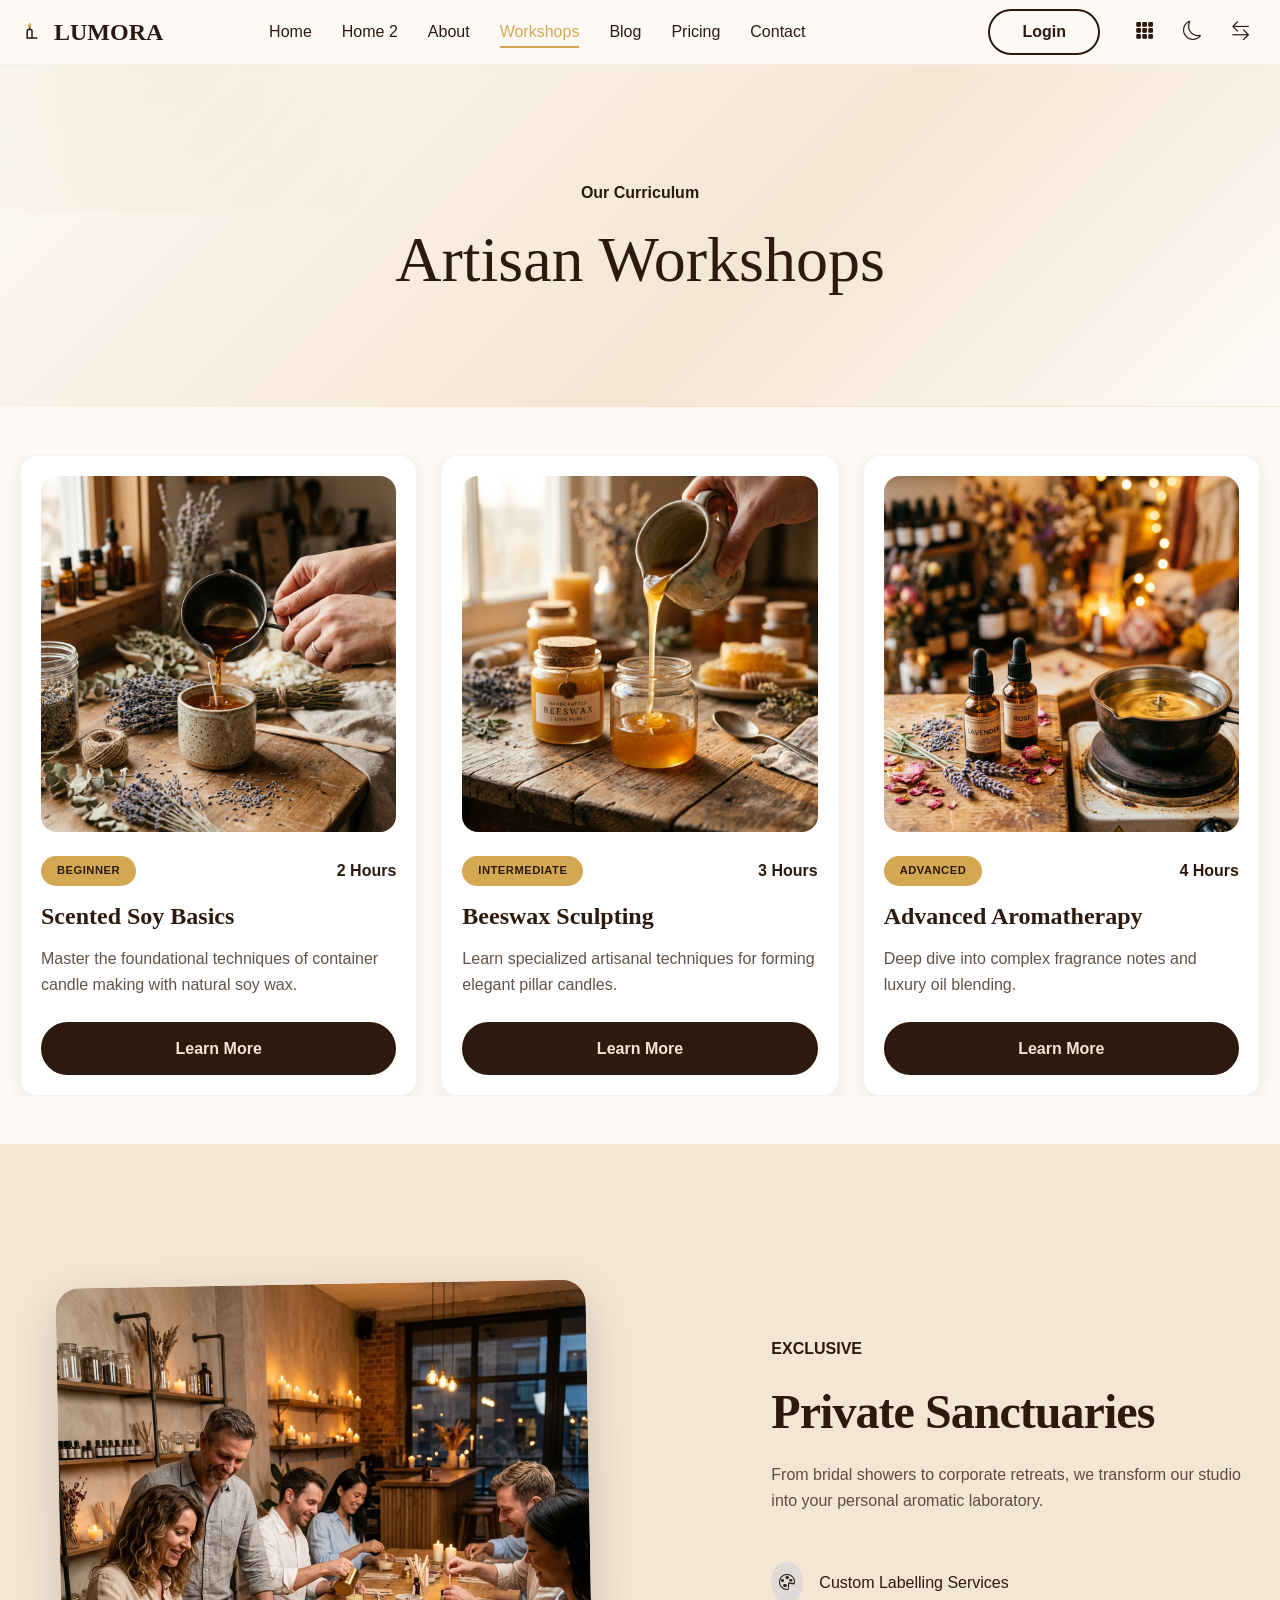
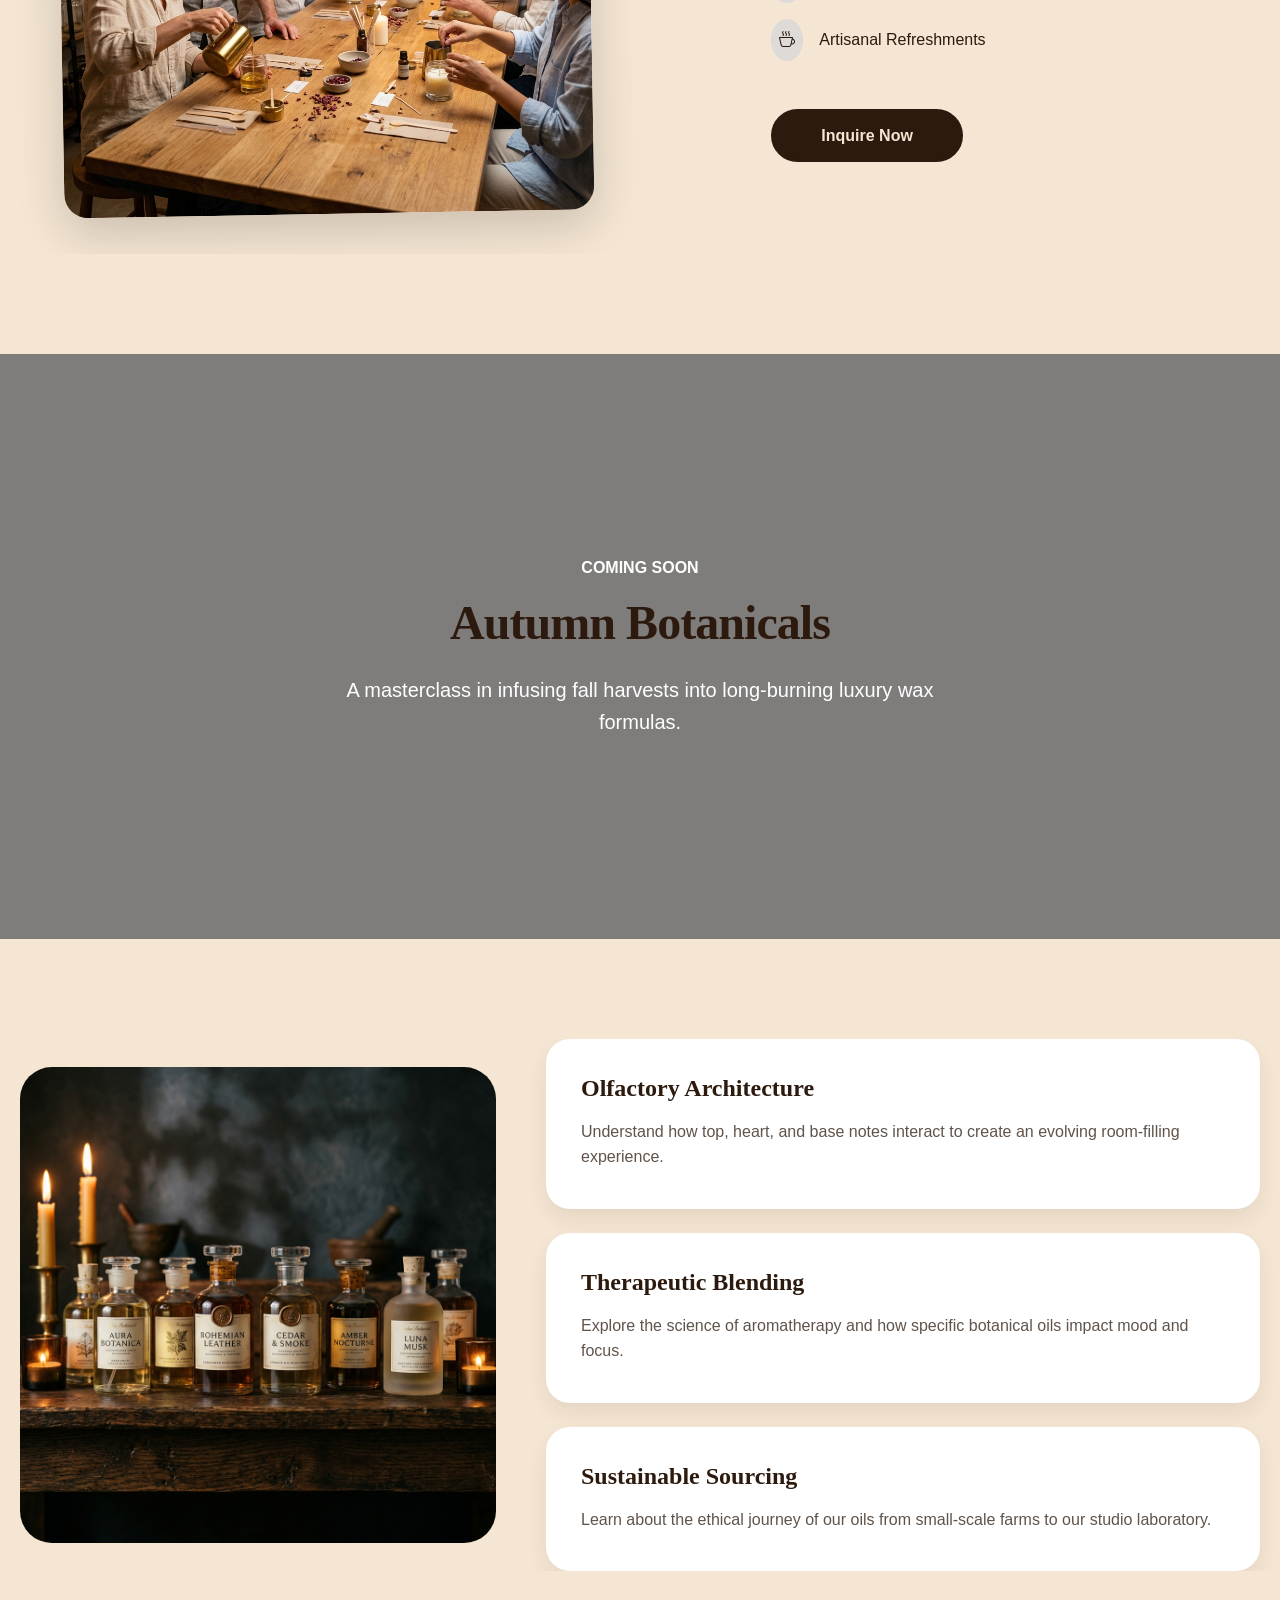
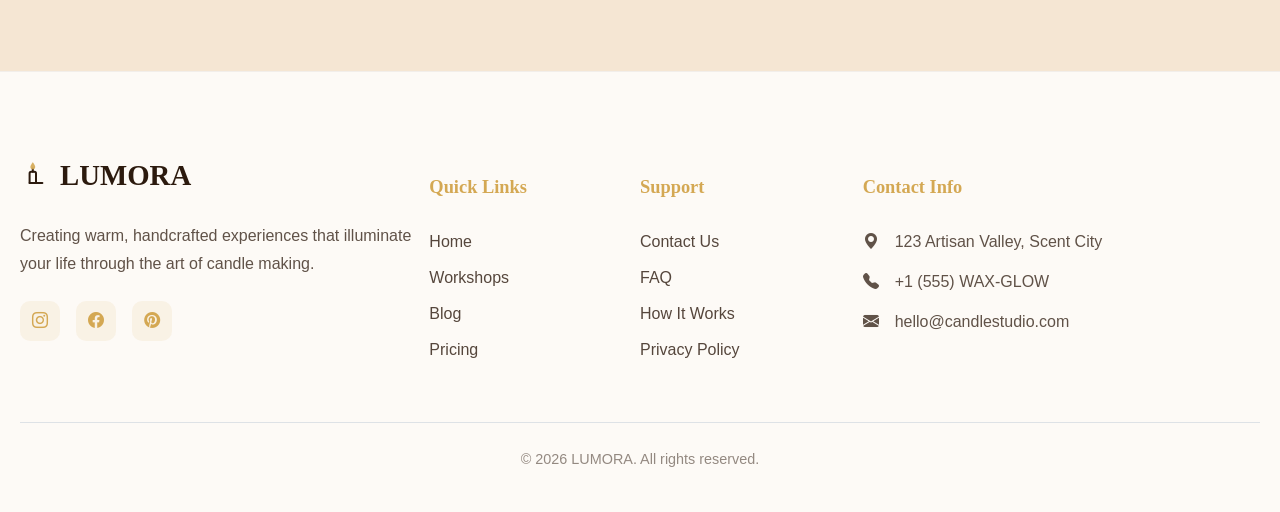
<file: workshops.html>
<!DOCTYPE html>
<html lang="en" dir="ltr" data-theme="light">
<head>
    <meta charset="UTF-8">
    <meta name="viewport" content="width=device-width, initial-scale=1.0, shrink-to-fit=no">
    <title>Workshops | Studio Candle</title>
    <link rel="icon" type="image/svg+xml" href="assets/images/favicon.svg">
    <link href="https://cdn.jsdelivr.net/npm/bootstrap@5.3.0/dist/css/bootstrap.min.css" rel="stylesheet">
    <link rel="stylesheet" href="https://cdn.jsdelivr.net/npm/bootstrap-icons@1.11.1/font/bootstrap-icons.css">
    <link rel="stylesheet" href="assets/css/style.css">
    <link rel="stylesheet" href="assets/css/dark-mode.css">
    <style>
        /* Section 1: Private Events (Asymmetrical) */
        .private-events-section { padding: 100px 0; background: var(--secondary-color); color: var(--primary-color); overflow: hidden; }
        .overlap-group { position: relative; padding: 40px; }
        .overlap-img { 
            width: 85%; 
            border-radius: var(--radius-lg); 
            z-index: 1; 
            position: relative;
            transform: rotate(-1deg);
            transition: transform 0.8s ease;
        }
        .overlap-group:hover .overlap-img { transform: rotate(0); }
        .overlap-card { 
            position: absolute; 
            right: 0; 
            bottom: -20px; 
            width: 55%; 
            background: var(--card-bg); 
            padding: 40px; 
            border-radius: var(--radius-md); 
            box-shadow: 0 30px 60px var(--card-shadow);
            z-index: 2;
            border: 1px solid rgba(212, 168, 83, 0.1);
        }

        /* Section 2: Seasonal (Fixed Background) */
        .seasonal-banner { 
            height: 65vh; 
            background: linear-gradient(rgba(0,0,0,0.5), rgba(0,0,0,0.5)), url('assets/images/seasonal-display.png');
            background-size: cover; 
            background-position: center; 
            background-attachment: fixed;
            display: flex; align-items: center; justify-content: center; text-align: center; color: white;
            position: relative;
        }
        .seasonal-content { position: relative; z-index: 5; }

        .scent-lab-section { 
            padding: 100px 0;
            background-color: var(--secondary-color);
            transition: background-color 0.5s ease;
        }
        .scent-lab-grid { 
            display: grid; 
            grid-template-columns: 1fr 1.5fr; 
            gap: 50px; 
            align-items: center; 
        }
        .reveal-card { 
            background: var(--card-bg); 
            padding: 35px; 
            border-radius: var(--radius-lg); 
            border-bottom: 4px solid transparent;
            transition: all 0.5s cubic-bezier(0.175, 0.885, 0.32, 1.275);
            box-shadow: 0 10px 20px var(--card-shadow);
        }
        .reveal-card:hover { 
            transform: translateY(-15px); 
            border-bottom-color: var(--accent-gold);
            background: var(--primary-color);
            color: var(--secondary-color);
        }
        .reveal-card:hover h4, .reveal-card:hover p {
            color: inherit !important;
        }

        @media (max-width: 991px) {
            .overlap-img { width: 100%; }
            .overlap-card { position: static; width: 100%; margin-top: 20px; }
            .scent-lab-grid { grid-template-columns: 1fr; }
            .seasonal-banner { height: 40vh; background-attachment: scroll; }
        }

        .badge-studio {
            background-color: var(--accent-gold) !important;
            color: #2C1A0E !important; /* Always dark for contrast against gold */
            font-weight: 700;
            padding: 6px 16px;
            border-radius: 50px;
            text-transform: uppercase;
            font-size: 0.7rem;
            letter-spacing: 0.5px;
            display: inline-block;
        }

        .workshop-grid .workshop-card {
            display: flex;
            flex-direction: column;
        }

        .workshop-grid .workshop-card .btn-studio-primary {
            margin-top: auto;
        }
    </style>
</head>
<body>
    <!-- Header -->
    <header class="navbar navbar-expand-xl">
        <div class="container-fluid container-custom">
            <a class="navbar-brand" href="index.html">
                <svg viewBox="0 0 40 40" fill="none" class="flame-icon">
                    <path d="M12 30V18C12 16.8954 12.8954 16 14 16H18C19.1046 16 20 16.8954 20 18V30" stroke="currentColor" stroke-width="2.5" stroke-linecap="round"/>
                    <path d="M12 30H28" stroke="currentColor" stroke-width="2.5" stroke-linecap="round"/>
                    <line x1="16" y1="16" x2="16" y2="12" stroke="currentColor" stroke-width="2.5" stroke-linecap="round"/>
                    <path d="M16 4C16 4 19 7.5 19 10C19 11.6569 17.6569 13 16 13C14.3431 13 13 11.6569 13 10C13 7.5 16 4 16 4Z" fill="var(--accent-gold)">
                        <animate attributeName="opacity" values="0.8;1;0.8" dur="2s" repeatCount="indefinite" />
                    </path>
                </svg>
                LUMORA
            </a>
            
            <button class="navbar-toggler border-0 p-0" type="button" data-bs-toggle="offcanvas" data-bs-target="#offcanvasNavbar" aria-controls="offcanvasNavbar">
                <i class="bi bi-list fs-1" style="color: var(--text-color);"></i>
            </button>

            <div class="offcanvas offcanvas-end" tabindex="-1" id="offcanvasNavbar" aria-labelledby="offcanvasNavbarLabel">
                <div class="offcanvas-header">
                    <h5 class="offcanvas-title" id="offcanvasNavbarLabel">Menu</h5>
                    <button type="button" class="btn-close" data-bs-dismiss="offcanvas" aria-label="Close"></button>
                </div>
                <div class="offcanvas-body">
                    <ul class="navbar-nav ms-auto-logical align-items-xl-center">
                        <li class="nav-item"><a class="nav-link" href="index.html">Home</a></li>
                        <li class="nav-item"><a class="nav-link" href="home-2.html">Home 2</a></li>
                        <li class="nav-item"><a class="nav-link" href="about.html">About</a></li>
                        <li class="nav-item"><a class="nav-link active" href="workshops.html">Workshops</a></li>
                        <li class="nav-item"><a class="nav-link" href="blog.html">Blog</a></li>
                        <li class="nav-item"><a class="nav-link" href="pricing.html">Pricing</a></li>
                        <li class="nav-item me-xl-5"><a class="nav-link" href="contact.html">Contact</a></li>
                        <li class="nav-item mt-3 mt-xl-0 mx-xl-2">
                            <a class="btn-studio-secondary py-2" href="login.html">Login</a>
                        </li>
                        <li class="nav-item ms-xl-3 d-flex gap-2 mt-3 mt-xl-0 justify-content-center">
                            <a href="dashboard.html" class="dashboard-btn" title="Dashboard">
                                <i class="bi bi-grid-3x3-gap-fill"></i>
                            </a>
                            <button id="theme-toggle" class="theme-toggle" title="Toggle Theme">
                                <i class="bi bi-moon"></i>
                            </button>
                            <button id="rtl-toggle" class="rtl-toggle" title="Toggle RTL">
                                <i class="bi bi-arrow-left-right"></i>
                            </button>
                        </li>
                    </ul>
                </div>
            </div>
        </div>
    </header>

    <main>
        <!-- Curriculum Grid -->
        <section class="page-hero">
            <div class="container-custom">
                <div class="section-title reveal-on-scroll">
                    <p class="text-gold fw-bold">Our Curriculum</p>
                    <h1 class="display-3 fw-800">Artisan Workshops</h1>
                </div>
            </div>
        </section>

        <section class="py-5">
            <div class="container-custom">
                <div class="row g-4 workshop-grid">
                    <div class="col-lg-4 reveal-on-scroll">
                        <div class="workshop-card">
                            <img src="assets/images/workshop-1.png" alt="Workshop 1" class="img-fluid mb-4 w-100 rounded-4">
                            <div class="d-flex justify-content-between mb-3 align-items-center">
                                <span class="badge-studio">Beginner</span>
                                <span class="text-gold fw-bold">2 Hours</span>
                            </div>
                            <h4 class="mb-3">Scented Soy Basics</h4>
                            <p class="opacity-75 mb-4">Master the foundational techniques of container candle making with natural soy wax.</p>
                            <a href="#" class="btn-studio-primary w-100">Learn More</a>
                        </div>
                    </div>
                    <div class="col-lg-4 reveal-on-scroll" style="transition-delay: 0.1s">
                        <div class="workshop-card">
                            <img src="assets/images/workshop-2.png" alt="Workshop 2" class="img-fluid mb-4 w-100 rounded-4">
                            <div class="d-flex justify-content-between mb-3 align-items-center">
                                <span class="badge-studio">Intermediate</span>
                                <span class="text-gold fw-bold">3 Hours</span>
                            </div>
                            <h4 class="mb-3">Beeswax Sculpting</h4>
                            <p class="opacity-75 mb-4">Learn specialized artisanal techniques for forming elegant pillar candles.</p>
                            <a href="#" class="btn-studio-primary w-100">Learn More</a>
                        </div>
                    </div>
                    <div class="col-lg-4 reveal-on-scroll" style="transition-delay: 0.2s">
                        <div class="workshop-card">
                            <img src="assets/images/workshop-3.png" alt="Workshop 3" class="img-fluid mb-4 w-100 rounded-4">
                            <div class="d-flex justify-content-between mb-3 align-items-center">
                                <span class="badge-studio">Advanced</span>
                                <span class="text-gold fw-bold">4 Hours</span>
                            </div>
                            <h4 class="mb-3">Advanced Aromatherapy</h4>
                            <p class="opacity-75 mb-4">Deep dive into complex fragrance notes and luxury oil blending.</p>
                            <a href="#" class="btn-studio-primary w-100">Learn More</a>
                        </div>
                    </div>
                </div>
            </div>
        </section>

        <!-- Section 1: Private Events -->
        <section class="private-events-section reveal-on-scroll">
            <div class="container-custom">
                <div class="row align-items-center g-5">
                    <div class="col-lg-7">
                        <div class="overlap-group">
                            <img src="assets/images/workshop-corporate-unique.png" alt="Corporate Event" class="overlap-img shadow-lg">
                           
                        </div>
                    </div>
                    <div class="col-lg-5">
                        <span class="text-gold fw-bold text-uppercase ls-2">Exclusive</span>
                        <h2 class="my-4">Private <span class="text-gold">Sanctuaries</span></h2>
                        <p class="mb-5 opacity-75">From bridal showers to corporate retreats, we transform our studio into your personal aromatic laboratory.</p>
                        <div class="d-flex flex-column gap-3 mb-5">
                            <div class="d-flex align-items-center gap-3">
                                <div class="bg-primary bg-opacity-10 p-2 rounded-circle"><i class="bi bi-palette text-gold"></i></div>
                                <span>Custom Labelling Services</span>
                            </div>
                            <div class="d-flex align-items-center gap-3">
                                <div class="bg-primary bg-opacity-10 p-2 rounded-circle"><i class="bi bi-cup-hot text-gold"></i></div>
                                <span>Artisanal Refreshments</span>
                            </div>
                        </div>
                        <a href="#" class="btn-studio-primary btn-lg px-5">Inquire Now</a>
                    </div>
                </div>
            </div>
        </section>

        <!-- Section 2: Seasonal Banner -->
        <section class="seasonal-banner reveal-on-scroll" style="background-image: linear-gradient(rgba(0,0,0,0.5), rgba(0,0,0,0.5)), url('https://images.unsplash.com/photo-1541411132646-f94d306b3e21?auto=format&fit=crop&q=80&w=800');">
            <div class="seasonal-content container">
                <span class="text-gold fw-bold text-uppercase ls-3 mb-3 d-block">Coming Soon</span>
                <h2 class="mb-4">Autumn <span class="text-gold">Botanicals</span></h2>
                <p class="lead mb-0 mx-auto" style="max-width: 600px;">A masterclass in infusing fall harvests into long-burning luxury wax formulas.</p>
            </div>
        </section>

        <!-- Section 3: Scent Lab -->
        <section class="scent-lab-section">
            <div class="container-custom">
                <div class="scent-lab-grid">
                    <div class="reveal-on-scroll">
                        <img src="assets/images/scent-bottles.png" alt="Scent Lab" class="img-fluid rounded-5 shadow-xl">
                    </div>
                    <div class="d-flex flex-column gap-4">
                        <div class="reveal-card reveal-on-scroll">
                            <h4 class="mb-3">Olfactory Architecture</h4>
                            <p class="mb-0 opacity-75">Understand how top, heart, and base notes interact to create an evolving room-filling experience.</p>
                        </div>
                        <div class="reveal-card reveal-on-scroll" style="transition-delay: 0.1s">
                            <h4 class="mb-3">Therapeutic Blending</h4>
                            <p class="mb-0 opacity-75">Explore the science of aromatherapy and how specific botanical oils impact mood and focus.</p>
                        </div>
                        <div class="reveal-card reveal-on-scroll" style="transition-delay: 0.2s">
                            <h4 class="mb-3">Sustainable Sourcing</h4>
                            <p class="mb-0 opacity-75">Learn about the ethical journey of our oils from small-scale farms to our studio laboratory.</p>
                        </div>
                    </div>
                </div>
            </div>
        </section>
    </main>

    <!-- Footer -->
    <footer>
        <div class="container-custom">
            <div class="row">
                <div class="col-lg-4 col-12 text-center text-lg-start">
                    <a class="footer-logo d-flex align-items-center justify-content-center justify-content-lg-start gap-2 mb-4" href="index.html">
                        <svg viewBox="0 0 40 40" fill="none" class="flame-icon" style="width: 32px; height: 32px;">
                            <path d="M12 30V18C12 16.8954 12.8954 16 14 16H18C19.1046 16 20 16.8954 20 18V30" stroke="currentColor" stroke-width="2.5" stroke-linecap="round"/>
                            <path d="M12 30H28" stroke="currentColor" stroke-width="2.5" stroke-linecap="round"/>
                            <line x1="16" y1="16" x2="16" y2="12" stroke="currentColor" stroke-width="2.5" stroke-linecap="round"/>
                            <path d="M16 4C16 4 19 7.5 19 10C19 11.6569 17.6569 13 16 13C14.3431 13 13 11.6569 13 10C13 7.5 16 4 16 4Z" fill="var(--accent-gold)">
                                <animate attributeName="opacity" values="0.8;1;0.8" dur="2s" repeatCount="indefinite" />
                            </path>
                        </svg>
                        LUMORA
                    </a>
                    <p class="opacity-75">Creating warm, handcrafted experiences that illuminate your life through the art of candle making.</p>
                    <div class="d-flex gap-3 mt-4 justify-content-center justify-content-lg-start">
                        <a href="#" class="footer-social-link"><i class="bi bi-instagram"></i></a>
                        <a href="#" class="footer-social-link"><i class="bi bi-facebook"></i></a>
                        <a href="#" class="footer-social-link"><i class="bi bi-pinterest"></i></a>
                    </div>
                </div>
                <div class="col-lg-2 col-12 footer-links ms-auto-logical text-center text-lg-start mt-5 mt-lg-0">
                    <h5>Quick Links</h5>
                    <ul>
                        <li><a href="index.html">Home</a></li>
                        <li><a href="workshops.html">Workshops</a></li>
                        <li><a href="blog.html">Blog</a></li>
                        <li><a href="pricing.html">Pricing</a></li>
                    </ul>
                </div>
                <div class="col-lg-2 col-12 footer-links text-center text-lg-start mt-5 mt-lg-0">
                    <h5>Support</h5>
                    <ul>
                        <li><a href="contact.html">Contact Us</a></li>
                        <li><a href="#">FAQ</a></li>
                        <li><a href="about.html">How It Works</a></li>
                        <li><a href="#">Privacy Policy</a></li>
                    </ul>
                </div>
                <div class="col-lg-4 col-12 text-center text-lg-start mt-5 mt-lg-0">
                    <h5>Contact Info</h5>
                    <ul class="footer-links list-unstyled">
                        <li class="d-flex gap-3 opacity-75 mb-3 justify-content-center justify-content-lg-start"><i class="bi bi-geo-alt-fill text-gold"></i> 123 Artisan Valley, Scent City</li>
                        <li class="d-flex gap-3 opacity-75 mb-3 justify-content-center justify-content-lg-start"><i class="bi bi-telephone-fill text-gold"></i> +1 (555) WAX-GLOW</li>
                        <li class="d-flex gap-3 opacity-75 mb-3 justify-content-center justify-content-lg-start"><i class="bi bi-envelope-fill text-gold"></i> hello@candlestudio.com</li>
                    </ul>
                </div>
            </div>
            <div class="footer-bottom mt-5 pt-4 border-top">
                <p class="mb-0 opacity-50">&copy; 2026 LUMORA. All rights reserved.</p>
            </div>
        </div>
    </footer>

    <!-- Back to Top -->
    <a href="#" class="back-to-top" id="backToTop">
        <i class="bi bi-arrow-up"></i>
    </a>
    <script src="https://cdn.jsdelivr.net/npm/bootstrap@5.3.0/dist/js/bootstrap.bundle.min.js"></script>
    <script src="assets/js/main.js"></script>
</body>
</html>
</file>
<file: assets/css/style.css>
/* 
   Candle Making Studio - Core Design System
   "Where Wax Meets Wonder"
*/

/* --- THEME CONSTANTS --- */
:root {
    /* Colors - Light Mode (Default) */
    --primary-color: #2C1A0E;
    --secondary-color: #F5E6D3;
    --bg-color: #FDFAF6;
    --text-color: #2C1A0E;
    --accent-gold: #D4A853;
    --status-terracotta: #E07B54;
    --card-bg: #FFFFFF;
    --card-shadow: rgba(44, 26, 14, 0.08);
    --glow-shadow: rgba(212, 168, 83, 0.3);
    
    /* Typography */
    --font-heading: 'Playfair Display', serif;
    --font-body: 'Inter', sans-serif;
    
    /* Transitions */
    --transition-smooth: all 0.4s cubic-bezier(0.4, 0, 0.2, 1);
    --transition-glow: box-shadow 0.3s ease, transform 0.3s ease;
    
    /* Spacing & Radii */
    --radius-sm: 8px;
    --radius-md: 16px;
    --radius-lg: 24px;
    --section-padding: 80px 0;

    /* RTL Logic Helpers */
    --direction: ltr;
    --start: left;
    --end: right;
}

/* --- RESET & ACCESSIBILITY --- */
* {
    margin: 0;
    padding: 0;
    box-sizing: border-box;
}

html, body {
    overflow-x: hidden;
    width: 100%;
    max-width: 100%;
    position: relative;
    margin: 0;
    padding: 0;
    -webkit-overflow-scrolling: touch;
}

body {
    background-color: var(--bg-color);
    color: var(--text-color);
    font-family: var(--font-body);
    line-height: 1.6;
    transition: background-color 0.5s ease, color 0.5s ease;
    display: flex;
    flex-direction: column;
    min-height: 100vh;
    padding-top: 0; /* Content starts from the top to prevent gaps */
}

main {
    flex: 1;
}

h1, h2, h3, h4, h5, h6 {
    font-family: var(--font-heading);
    font-weight: 700;
    color: var(--text-color); /* Explicitly theme-aware */
}

h2 {
    font-size: clamp(2.2rem, 5vw, 3rem);
    font-weight: 800;
    line-height: 1.1;
    margin-bottom: 1.5rem;
    letter-spacing: -0.02em;
}

@media (max-width: 768px) {
    h2 {
        font-size: 2rem;
    }
}

a {
    text-decoration: none;
    color: inherit;
    transition: var(--transition-smooth);
}

img {
    max-width: 100%;
    height: auto;
    border-radius: var(--radius-sm);
}

.skip-link {
    position: absolute;
    top: -40px;
    inset-inline-start: 0;
    background: var(--accent-gold);
    color: white;
    padding: 8px;
    z-index: 100;
    transition: top 0.3s;
}
.skip-link:focus {
    top: 0;
}

/* --- ANIMATIONS (ANTI-GRAVITY SYSTEM) --- */

@keyframes candleFloat {
  0%, 100% { transform: translateY(0px) rotate(0deg); }
  50% { transform: translateY(-5px) rotate(0.3deg); }
}

@keyframes flicker {
  0%, 100% { opacity: 1; filter: brightness(1); }
  50% { opacity: 0.85; filter: brightness(1.15); }
}

@keyframes waxReveal {
  from { clip-path: inset(0 0 100% 0); }
  to { clip-path: inset(0 0 0% 0); }
}

.float-animation {
    animation: candleFloat 6s ease-in-out infinite;
}

.flicker-animation {
    animation: flicker 0.1s infinite alternate;
}

.reveal-on-scroll {
    opacity: 0;
    transform: translateY(30px);
    transition: opacity 0.8s ease-out, transform 0.8s ease-out;
}

.reveal-on-scroll.active {
    opacity: 1;
    transform: translateY(0);
}

/* --- COMMON COMPONENTS --- */

.btn-studio-primary {
    background-color: var(--primary-color);
    color: var(--secondary-color) !important;
    border: 2px solid var(--primary-color);
    padding: 12px 32px;
    border-radius: 50px;
    font-weight: 600;
    position: relative;
    overflow: hidden;
    transition: var(--transition-smooth);
    display: inline-flex;
    align-items: center;
    justify-content: center;
    gap: 8px;
}

.btn-studio-primary:hover {
    transform: translateY(-3px);
    box-shadow: 0 10px 20px var(--card-shadow);
    filter: brightness(1.1);
}

.btn-studio-secondary {
    background-color: transparent;
    color: var(--primary-color);
    border: 2px solid var(--primary-color);
    padding: 12px 32px;
    border-radius: 50px;
    font-weight: 600;
    transition: var(--transition-smooth);
    display: inline-flex;
    align-items: center;
    justify-content: center;
    gap: 8px;
}

.btn-studio-secondary:hover {
    background-color: var(--primary-color);
    color: var(--secondary-color);
}

.workshop-card {
    background: var(--card-bg);
    border-radius: var(--radius-md);
    padding: 20px;
    box-shadow: 0 4px 15px var(--card-shadow);
    transition: var(--transition-glow);
    animation: candleFloat 5s ease-in-out infinite;
    animation-delay: calc(var(--delay, 0) * 0.2s);
    border: 1px solid rgba(44, 26, 14, 0.05);
    height: 100%;
}

.workshop-card:hover {
    transform: translateY(-12px);
    box-shadow: 0 15px 30px var(--glow-shadow);
    border-color: var(--accent-gold);
}

/* --- HEADER & NAVIGATION --- */
header:not(.top-bar) {
    background: rgba(253, 250, 246, 0.95);
    backdrop-filter: blur(10px);
    position: fixed;
    top: 0;
    left: 0;
    width: 100%;
    z-index: 1080; /* Above bootstrap default z-index */
    border-bottom: 1px solid rgba(44, 26, 14, 0.05);
    transition: all 0.3s ease;
}

header:not(.top-bar).header-scrolled {
    background: var(--bg-color);
    box-shadow: 0 10px 30px var(--card-shadow);
}

.navbar-brand, .footer-logo {
    font-family: var(--font-heading);
    font-weight: 700;
    font-size: 1.5rem;
    display: flex;
    align-items: center;
    gap: 10px;
    color: var(--primary-color) !important;
}

.footer-logo { text-decoration: none; }

.navbar-brand .flame-icon, .footer-logo .flame-icon {
    width: 24px;
    height: 24px;
    vertical-align: middle;
}

.nav-link {
    font-weight: 500;
    position: relative;
    padding-inline: 15px !important;
    color: var(--text-color) !important;
}

.nav-link::after {
    content: '';
    position: absolute;
    bottom: 5px;
    inset-inline-start: 15px;
    inset-inline-end: 15px;
    height: 2px;
    background: var(--accent-gold);
    transform: scaleX(0);
    transition: transform 0.3s ease;
}

.nav-link:hover::after {
    transform: scaleX(1);
}

.nav-link.active {
    color: var(--accent-gold) !important;
}

.nav-link.active::after {
    transform: scaleX(1);
}

.theme-toggle, .rtl-toggle, .dashboard-btn {
    background: transparent;
    border: none;
    color: var(--text-color);
    padding: 8px;
    font-size: 1.2rem;
    cursor: pointer;
    transition: var(--transition-smooth);
    display: flex;
    align-items: center;
    justify-content: center;
    width: 40px;
    height: 40px;
    border-radius: 50%;
    text-decoration: none;
}

.dashboard-btn:hover {
    background: rgba(44, 26, 14, 0.05);
    color: var(--accent-gold);
}

/* Offcanvas Styling Fix */
.offcanvas {
    background-color: var(--bg-color) !important;
    color: var(--text-color) !important;
}

@media (max-width: 1199.98px) {
    #offcanvasNavbar {
        --bs-offcanvas-width: 100vw;
        width: 100vw !important;
        max-width: 100vw;
        height: 100dvh;
        border: 0;
        background: linear-gradient(180deg, #FDFAF6 0%, #F5E6D3 100%) !important;
        color: var(--text-color) !important;
    }

    #offcanvasNavbar .offcanvas-header {
        padding: 1.25rem 1.25rem 0.85rem;
        border-bottom: 1px solid rgba(44, 26, 14, 0.12);
        background: transparent;
    }

    #offcanvasNavbar .offcanvas-title {
        color: var(--text-color);
        font-size: 1.75rem;
    }

    #offcanvasNavbar .offcanvas-body {
        display: flex;
        padding: 0.85rem 1.25rem 1.25rem;
        overflow: hidden;
    }

    #offcanvasNavbar .navbar-nav {
        width: 100%;
        gap: 0.2rem;
    }

    #offcanvasNavbar .nav-link {
        color: var(--text-color) !important;
        font-size: 1rem;
        padding: 0.45rem 0 !important;
    }

    #offcanvasNavbar .nav-link::after {
        inset-inline-start: 0;
        inset-inline-end: 0;
        bottom: 0;
        background: rgba(212, 168, 83, 0.8);
    }

    #offcanvasNavbar .nav-item.mt-2,
    #offcanvasNavbar .nav-item.mt-3,
    #offcanvasNavbar .nav-item.mt-4 {
        margin-top: 0.7rem !important;
    }

    #offcanvasNavbar .nav-item.mt-5 {
        margin-top: 0.9rem !important;
    }

    #offcanvasNavbar .btn-studio-primary,
    #offcanvasNavbar .btn-studio-secondary {
        display: block;
        width: 100%;
        padding: 0.8rem 1.25rem !important;
        font-size: 1rem !important;
        text-align: center;
    }

    #offcanvasNavbar .theme-toggle,
    #offcanvasNavbar .rtl-toggle {
        width: 44px;
        height: 44px;
        color: var(--text-color);
        background: rgba(44, 26, 14, 0.04);
        border: 1px solid rgba(44, 26, 14, 0.12);
    }

    .offcanvas-backdrop.show {
        background-color: rgba(17, 11, 6, 0.78);
        opacity: 1;
    }
}



.theme-toggle:hover, .rtl-toggle:hover {
    background: rgba(44, 26, 14, 0.05);
}

/* --- FOOTER --- */
footer {
    padding: 80px 0 40px;
    background: var(--bg-color);
    border-top: 1px solid rgba(44, 26, 14, 0.05);
    margin-top: auto;
}

footer h5 {
    font-size: 1.15rem;
    margin-bottom: 2rem;
    font-weight: 700;
    font-family: var(--font-heading);
    color: var(--accent-gold);
    display: block !important;
    visibility: visible !important;
    opacity: 1 !important;
}

footer p {
    line-height: 1.7;
    margin-bottom: 1rem;
}

/* Explicit Fix for Desktop Footer Headings */
@media (min-width: 992px) {
    footer h5 {
        display: block !important;
        visibility: visible !important;
        opacity: 1 !important;
        margin-bottom: 2rem !important;
        color: var(--accent-gold) !important;
    }
}

.footer-logo {
    font-family: var(--font-heading);
    font-size: 1.8rem;
    color: var(--primary-color);
    margin-bottom: 2rem;
    display: flex;
    align-items: center;
}

.footer-bottom {
    border-top: 1px solid rgba(44, 26, 14, 0.1);
    margin-top: 40px;
    padding-top: 20px;
    font-size: 0.9rem;
    text-align: center;
}

@media (min-width: 992px) {
    footer .mt-lg-0 {
        margin-top: 1.5rem !important;
    }
}

/* --- SECTIONS --- */
section {
    padding: var(--section-padding);
    position: relative;
    width: 100%;
}

.page-hero {
    background: linear-gradient(135deg, var(--bg-color) 0%, var(--secondary-color) 60%, var(--bg-color) 100%);
    padding: 160px 0 100px;
    margin-bottom: 0;
    border-bottom: 1px solid rgba(212, 168, 83, 0.1);
    position: relative;
    overflow: hidden;
    text-align: center;
}

.page-hero::before {
    content: '';
    position: absolute;
    top: -50%;
    left: -20%;
    width: 60%;
    height: 100%;
    background: radial-gradient(circle, rgba(212, 168, 83, 0.1) 0%, transparent 70%);
    z-index: 0;
    pointer-events: none;
}

[data-theme="dark"] .page-hero {
    background: linear-gradient(135deg, #1A120B 0%, #24160D 60%, #1A120B 100%);
    border-bottom-color: rgba(212, 168, 83, 0.1);
}

[data-theme="dark"] .page-hero::before {
    background: radial-gradient(circle, rgba(212, 168, 83, 0.05) 0%, transparent 70%);
}

.page-hero .section-title {
    margin-bottom: 0;
}

@media (max-width: 768px) {
    .page-hero {
        padding: 80px 0 60px;
    }
}

@media (max-width: 768px) {
    :root {
        --section-padding: 60px 0;
    }
}

.section-title {
    text-align: center;
    margin-bottom: 60px;
}

/* Ensure content doesn't crash into header */
main {
    padding-top: 20px;
}

.container-custom {
    max-width: 1400px;
    margin-inline: auto;
    padding-inline: 20px;
    overflow: hidden;
    width: 100%;
}

.row {
    margin-inline: calc(-.5 * var(--bs-gutter-x));
}

@media (max-width: 768px) {
    .row {
        margin-inline: 0;
    }
}

/* --- INPUTS --- */
.form-control {
    background: transparent;
    border: 1px solid rgba(44, 26, 14, 0.1);
    padding: 12px 20px;
    border-radius: var(--radius-sm);
    color: var(--text-color);
    transition: var(--transition-smooth);
}

.form-control:focus {
    background: transparent;
    border-color: var(--accent-gold);
    box-shadow: 0 0 0 4px var(--glow-shadow);
    color: var(--text-color);
}

/* --- LOGICAL PROPERTIES OVERRIDES --- */
/* Shift Navigation Headings Left in Web View */
@media (min-width: 1200px) {
    .navbar-nav .me-xl-5 {
        margin-inline-end: 10rem !important; /* Increase gap to push headings left */
    }
}

.ms-auto-logical { margin-inline-start: auto; }
.me-auto-logical { margin-inline-end: auto; }
.text-start-logical { text-align: start; }
.text-end-logical { text-align: end; }

/* Dashboard specific base styles */
.dashboard-card {
    background: var(--card-bg);
    border-radius: var(--radius-md);
    padding: 24px;
    box-shadow: 0 4px 12px var(--card-shadow);
    border: 1px solid rgba(44, 26, 14, 0.05);
}

/* --- FOOTER & BACK TO TOP --- */
footer .footer-links {
    list-style: none;
    padding: 0;
    margin: 0;
}

footer .footer-links ul {
    list-style: none;
    padding: 0;
    margin: 0;
}

footer .footer-links li {
    margin-bottom: 12px;
    line-height: 1.5;
}

footer .footer-links li a {
    text-decoration: none;
    transition: var(--transition-smooth);
    opacity: 0.8;
}

footer .footer-links li a:hover {
    opacity: 1;
    color: var(--accent-gold);
    padding-inline-start: 5px;
}

.footer-social-link {
    color: var(--accent-gold) !important;
    transition: var(--transition-smooth);
    display: inline-flex;
    align-items: center;
    justify-content: center;
    width: 40px;
    height: 40px;
    border-radius: 10px;
    background: rgba(212, 168, 83, 0.1);
    text-decoration: none;
}
.footer-social-link:hover {
    background: var(--accent-gold);
    color: #fff !important;
    transform: translateY(-3px);
}

.back-to-top {
    position: fixed;
    bottom: 30px;
    right: 30px;
    background: var(--accent-gold);
    color: white !important;
    width: 50px;
    height: 50px;
    border-radius: 50%;
    display: flex;
    align-items: center;
    justify-content: center;
    font-size: 1.4rem;
    box-shadow: 0 4px 15px var(--card-shadow);
    transition: var(--transition-smooth);
    z-index: 1000;
    opacity: 0;
    visibility: hidden;
    text-decoration: none;
}
.back-to-top.show {
    opacity: 1;
    visibility: visible;
}
.back-to-top:hover {
    transform: translateY(-5px);
    background: #b68d40;
}
</file>
<file: assets/css/dark-mode.css>
/* 
   Candle Making Studio - Dark Mode Overrides
*/

[data-theme="dark"] {
    --bg-color: #1A1008;
    --text-color: #F5E6D3;
    --secondary-color: #2C1A0E;
    --card-bg: #22150B;
    --card-shadow: rgba(0, 0, 0, 0.4);
    --primary-color: #F5E6D3; /* Switch primary text/button background for visibility in dark mode */
    --accent-gold: #D4A853;
    --glow-shadow: rgba(212, 168, 83, 0.15);
}

/* Specific elements that need re-coloring in dark mode */
[data-theme="dark"] .btn-studio-primary {
    background-color: var(--accent-gold);
    border-color: var(--accent-gold);
    color: #1A1008 !important;
}

[data-theme="dark"] .btn-studio-secondary {
    color: var(--accent-gold);
    border-color: var(--accent-gold);
}

[data-theme="dark"] .btn-studio-secondary:hover {
    background-color: var(--accent-gold);
    color: #1A1008;
}

[data-theme="dark"] .navbar {
    background: rgba(26, 16, 8, 0.85) !important;
    backdrop-filter: blur(12px);
    border-bottom: 1px solid rgba(212, 168, 83, 0.1);
}

[data-theme="dark"] .nav-link {
    color: var(--text-color) !important;
}

[data-theme="dark"] .footer {
    background: #110B06;
}

[data-theme="dark"] .section-title p {
    color: var(--accent-gold);
}

[data-theme="dark"] .form-control {
    border-color: rgba(245, 230, 211, 0.15);
}

[data-theme="dark"] .form-control:focus {
    border-color: var(--accent-gold);
}

[data-theme="dark"] .form-control::placeholder {
    color: rgba(245, 230, 211, 0.45);
}

/* Shadow depth adjustments */
[data-theme="dark"] .workshop-card {
    border-color: rgba(212, 168, 83, 0.05);
}

[data-theme="dark"] .card {
    background-color: var(--card-bg);
}

[data-theme="dark"] .bg-white {
    background-color: var(--card-bg) !important;
}

/* Table Dark Mode Fix */
[data-theme="dark"] .table {
    --bs-table-color: var(--text-color);
    --bs-table-bg: transparent;
    --bs-table-border-color: rgba(245, 230, 211, 0.1);
    color: var(--text-color);
}

[data-theme="dark"] .table-bordered {
    border-color: rgba(245, 230, 211, 0.1);
}

[data-theme="dark"] .bg-secondary {
    background-color: var(--secondary-color) !important;
    color: var(--text-color) !important;
}

[data-theme="dark"] .table > :not(caption) > * > * {
    background-color: transparent !important;
    color: inherit;
    border-color: rgba(245, 230, 211, 0.1);
}

@media (max-width: 1199.98px) {
    [data-theme="dark"] #offcanvasNavbar {
        background: linear-gradient(180deg, #24160D 0%, #140B06 100%) !important;
        color: #F5E6D3 !important;
    }

    [data-theme="dark"] #offcanvasNavbar .offcanvas-header {
        border-bottom: 1px solid rgba(212, 168, 83, 0.18);
    }

    [data-theme="dark"] #offcanvasNavbar .offcanvas-title,
    [data-theme="dark"] #offcanvasNavbar .nav-link {
        color: #F5E6D3 !important;
    }

    [data-theme="dark"] #offcanvasNavbar .theme-toggle,
    [data-theme="dark"] #offcanvasNavbar .rtl-toggle {
        color: #F5E6D3;
        background: rgba(245, 230, 211, 0.06);
        border: 1px solid rgba(212, 168, 83, 0.2);
    }
}
</file>
<file: assets/css/rtl.css>
/* 
   Candle Making Studio - RTL Adjustments
*/

[dir="rtl"] {
    --direction: rtl;
    --start: right;
    --end: left;
    
    /* Logical spacing for elements that don't support it natively yet */
    text-align: right;
}

[dir="rtl"] .navbar-brand {
    margin-right: 0 !important;
    margin-left: 1rem !important;
}

[dir="rtl"] .ms-auto {
    margin-right: auto !important;
    margin-left: 0 !important;
}

[dir="rtl"] .me-auto {
    margin-left: auto !important;
    margin-right: 0 !important;
}

/* Animations that need inverting */
[dir="rtl"] .slide-in { 
    transform: translateX(40px); 
}

[dir="ltr"] .slide-in { 
    transform: translateX(-40px); 
}

/* Offcanvas slides from left in RTL */
[dir="rtl"] .offcanvas-end {
    inset-inline-end: auto;
    inset-inline-start: 0;
    transform: translateX(-100%);
}

[dir="rtl"] .offcanvas-end.show {
    transform: translateX(0);
}

/* Icons that need flipping */
[dir="rtl"] .bi-arrow-right::before {
    content: "\F12C"; /* arrow-left icon in Bootstrap Icons */
}

/* Dashboard sidebar RTL */
[dir="rtl"] .sidebar {
    border-inline-end: none;
    border-inline-start: 1px solid rgba(44, 26, 14, 0.1);
}

[dir="rtl"] .sidebar-item {
    flex-direction: row-reverse;
}
</file>
